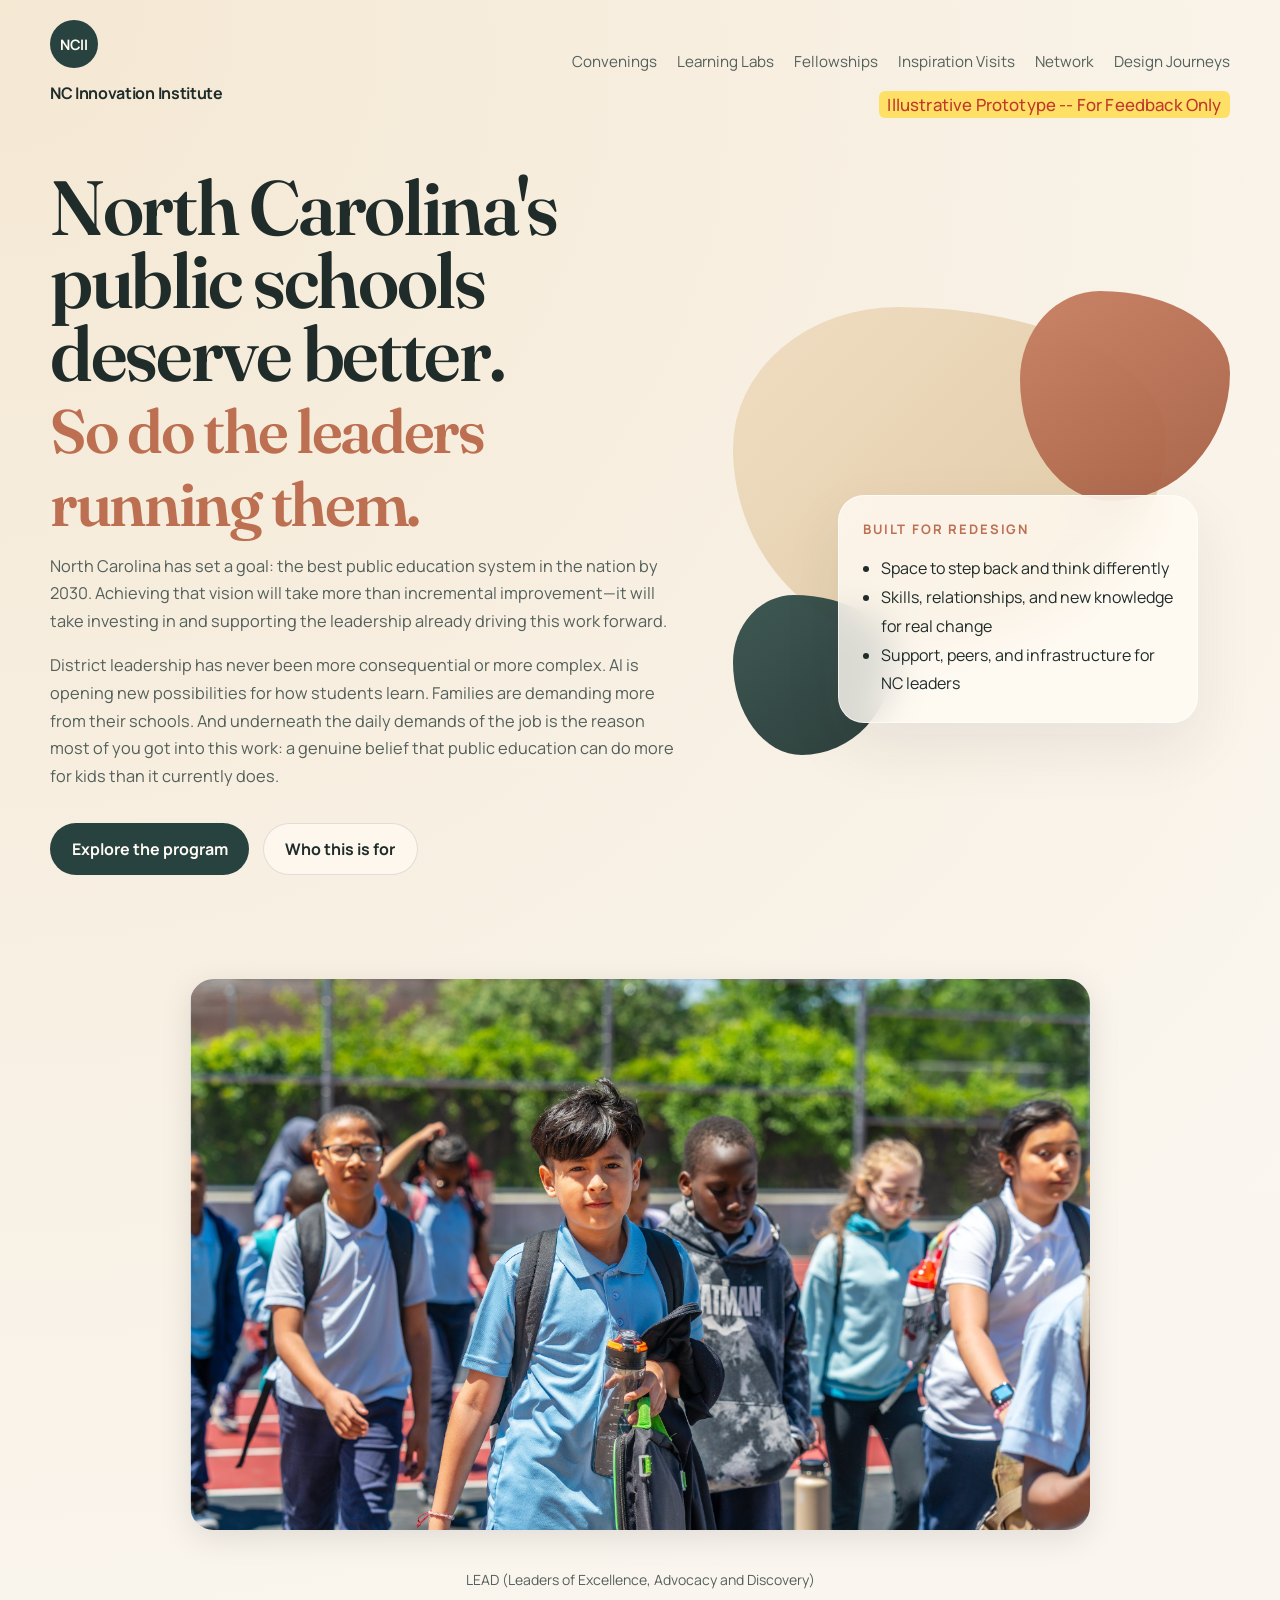
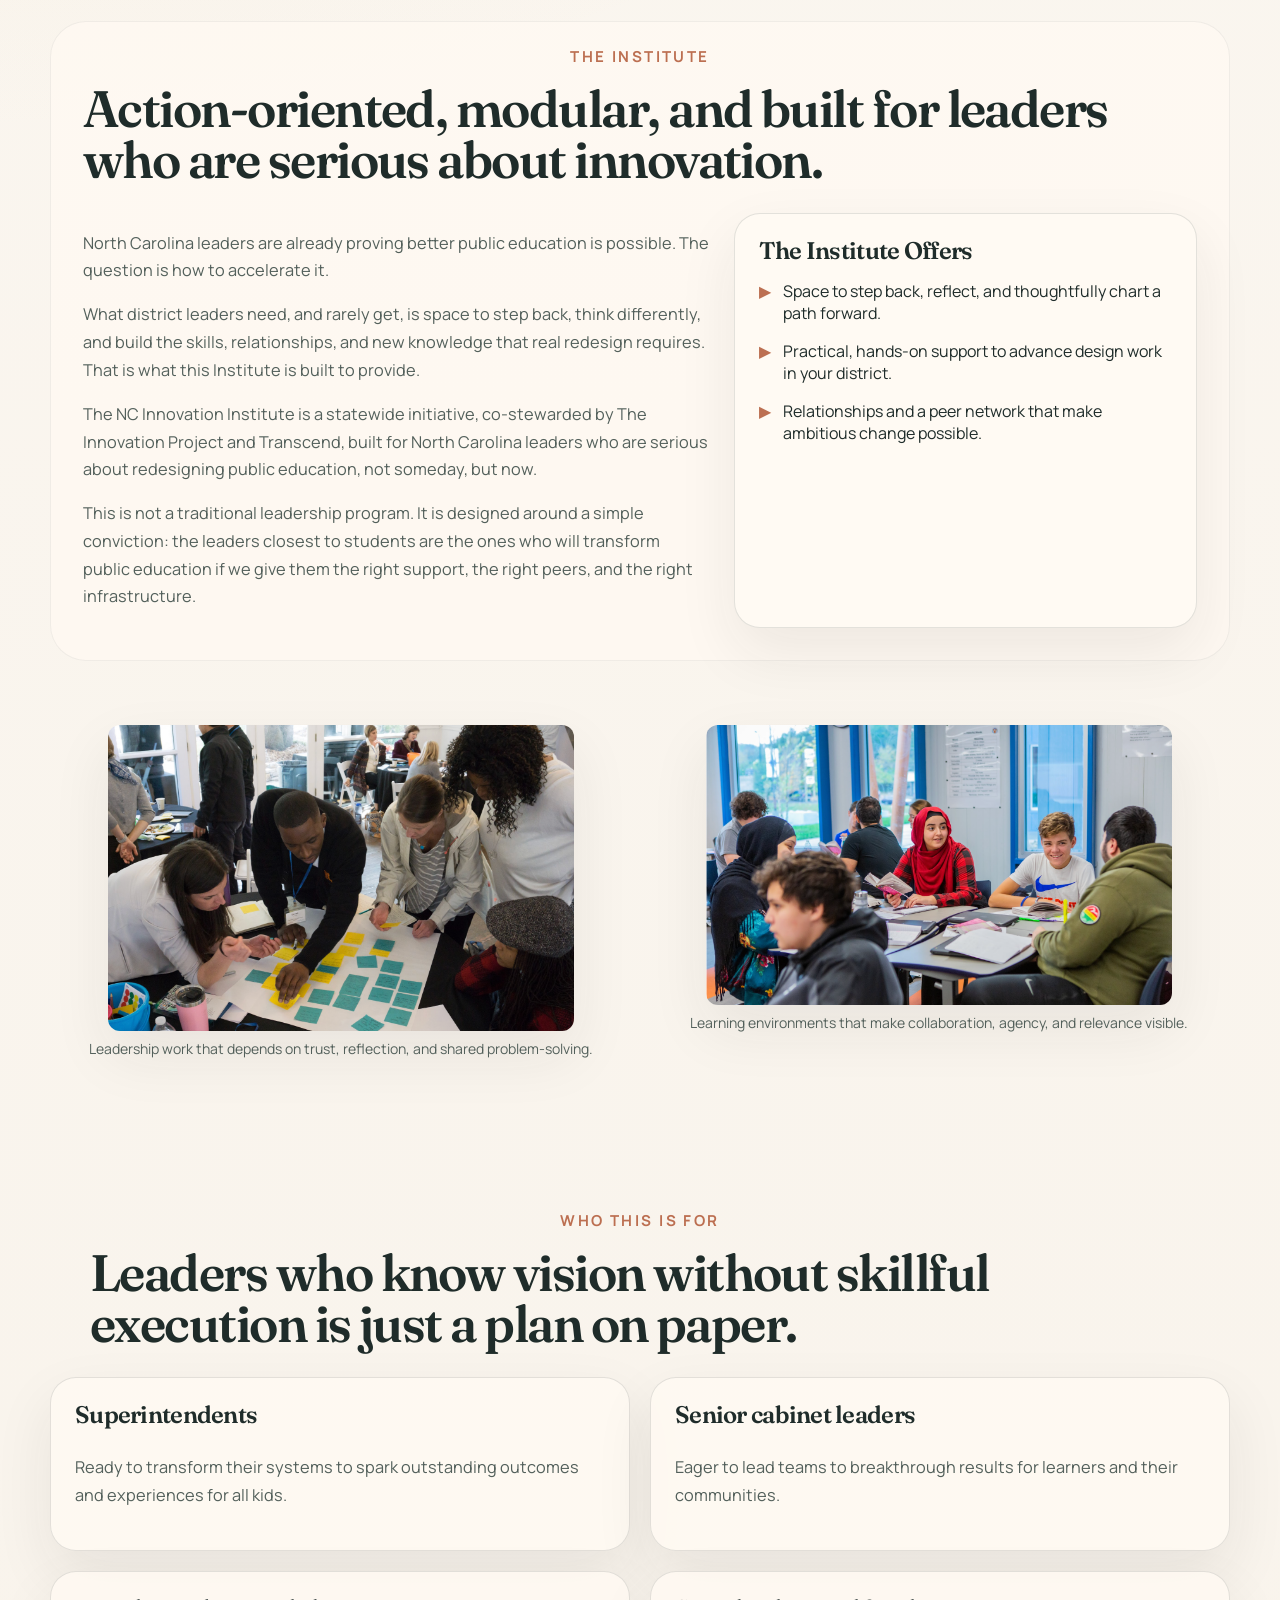
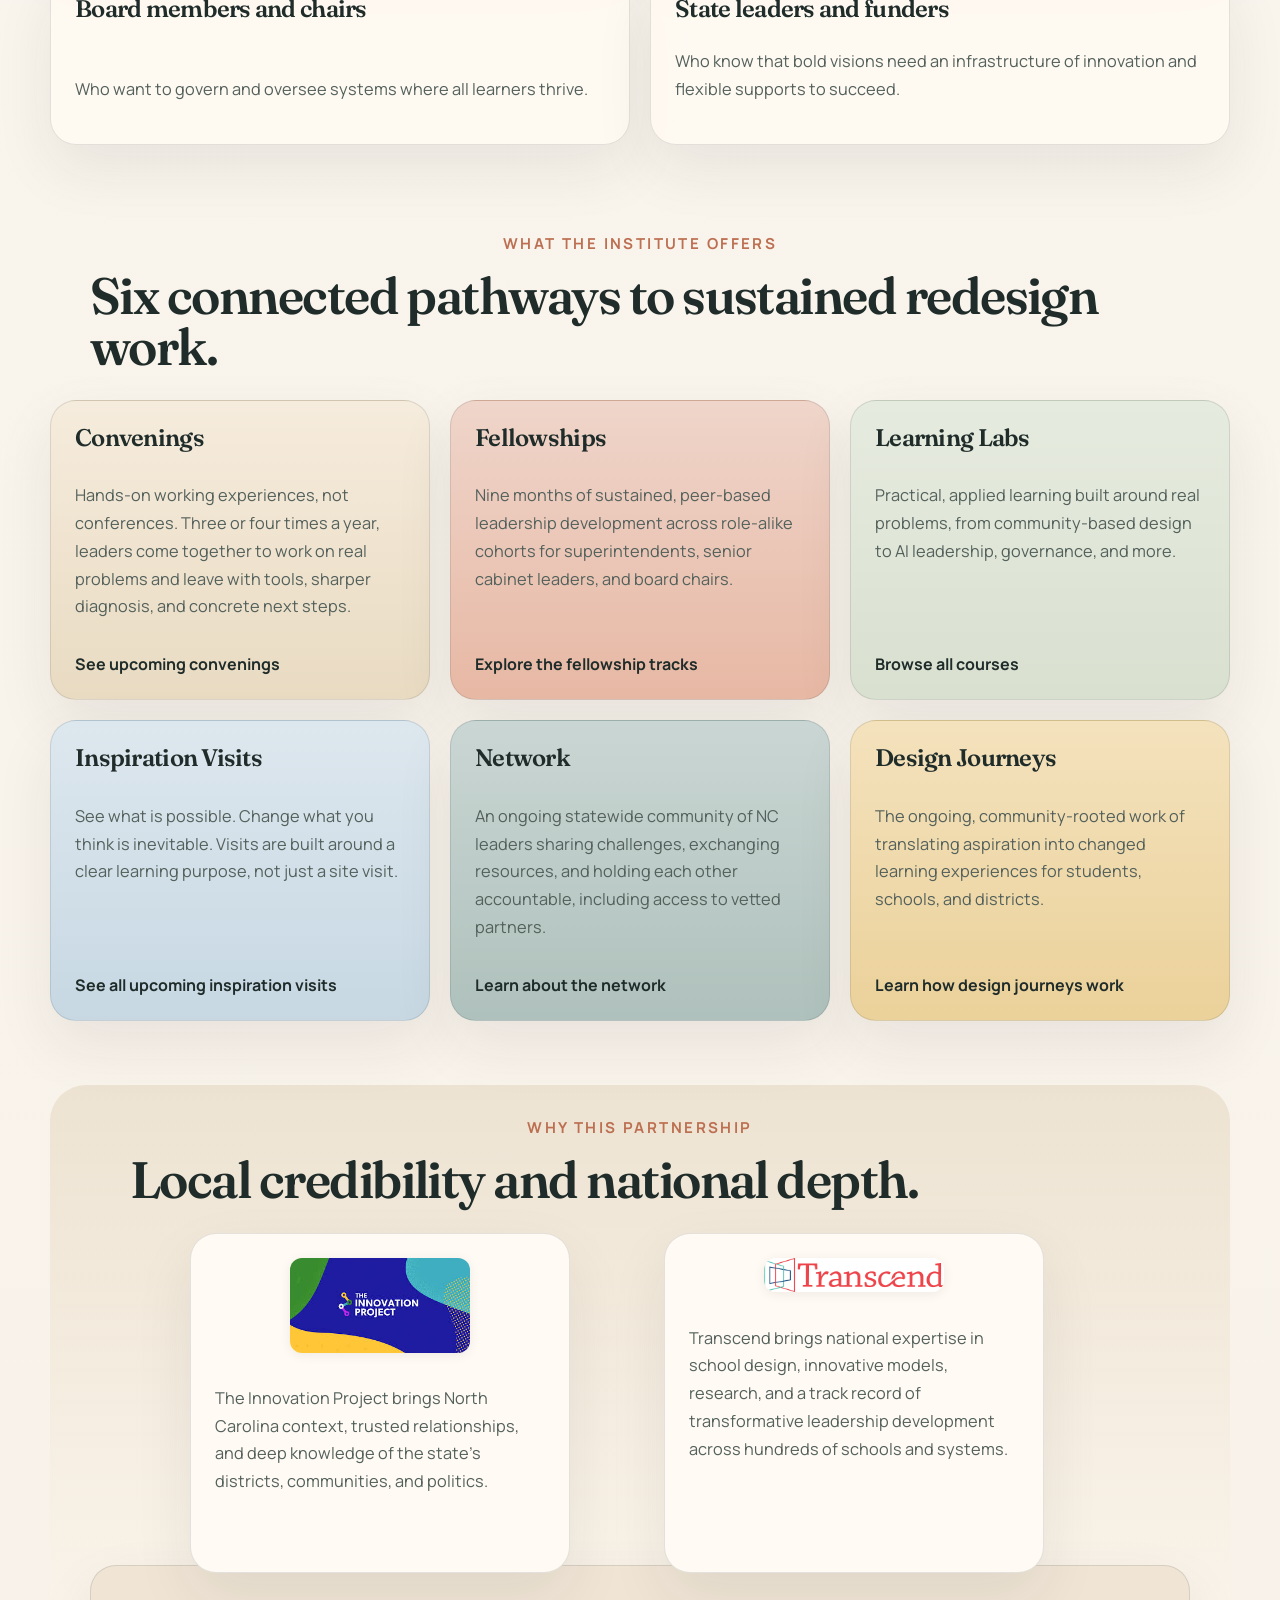
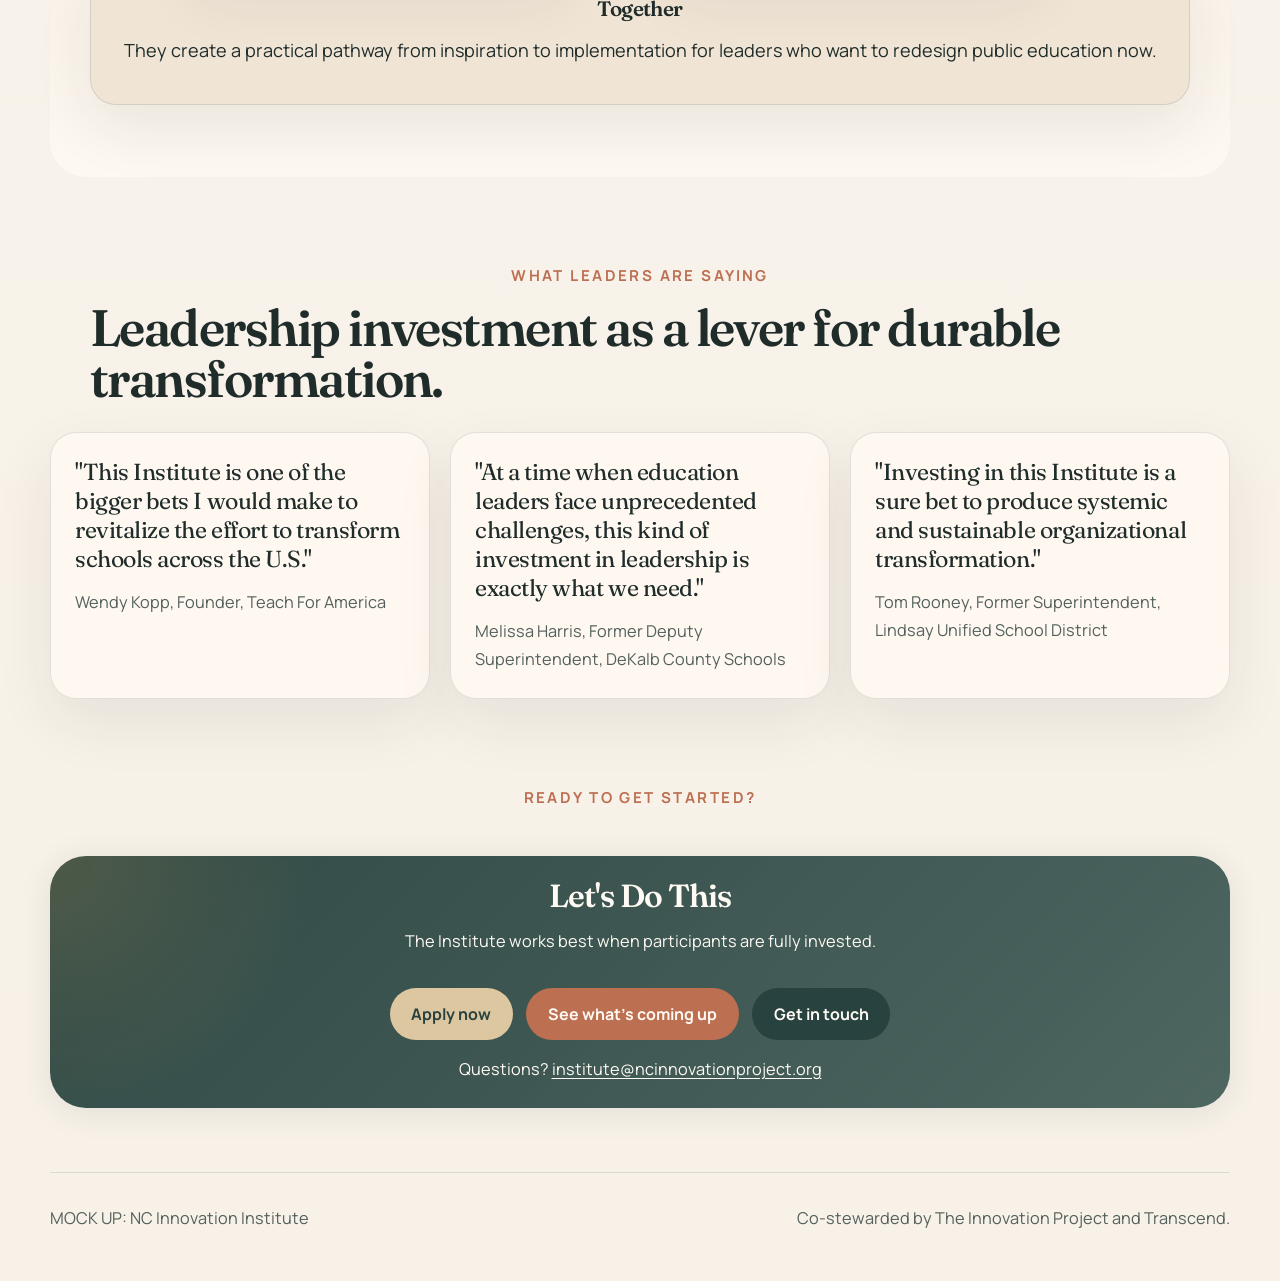
<file: index.html>
<!DOCTYPE html>
<html lang="en">
  <head>
    <meta charset="UTF-8" />
    <meta name="viewport" content="width=device-width, initial-scale=1.0" />
    <title>(example change, remove this) NC Innovation Institute</title>
    <meta
      name="description"
      content="A first-pass website for the NC Innovation Institute with a landing page and program section pages."
    />
    <link rel="preconnect" href="https://fonts.googleapis.com" />
    <link rel="preconnect" href="https://fonts.gstatic.com" crossorigin />
    <link
      href="https://fonts.googleapis.com/css2?family=Fraunces:opsz,wght@9..144,500;9..144,600&family=Manrope:wght@400;500;600;700&display=swap"
      rel="stylesheet"
    />
    <link rel="stylesheet" href="./styles.css" />
  </head>
  <body>
    <div class="page-shell">
      <header class="site-header">
        <a class="brand" href="./index.html" style="display: flex; flex-direction: column; align-items: flex-start;">
          <span class="brand-mark">NCII</span>
          <span class="brand-text">NC Innovation Institute</span>
        </a>
        <button class="nav-toggle" type="button" aria-expanded="false" aria-controls="site-nav">
          Menu
        </button>
        <nav id="site-nav" class="site-nav" style="position: relative;">
          <a href="./pages/convenings.html">Convenings</a>
          <a href="./pages/learning-labs.html">Learning Labs</a>
          <a href="./pages/fellowships.html">Fellowships</a>
          <a href="./pages/inspiration-visits.html">Inspiration Visits</a>
          <a href="./pages/network.html">Network</a>
          <a href="./pages/design-journeys.html">Design Journeys</a>
          <span style="display: block; position: absolute; right: 0; top: 2.5rem; font-size: 1.05rem; color: #c0392b; font-family: 'Manrope', sans-serif; font-weight: 500; letter-spacing: 0.01em; background: #ffe066; border-radius: 6px; padding: 0.1em 0.5em; z-index: 10;">Illustrative Prototype -- For Feedback Only</span>
        </nav>
      </header>

      <main>
        <section class="hero">
          <div class="hero-copy">
            <p></p>
            <h1>North Carolina's public schools deserve better. <br><span class="accent">So do the leaders running them.</span></h1>
            <p class="hero-text">
              North Carolina has set a goal: the best public education system in the nation by
              2030. Achieving that vision will take more than incremental improvement—it will take investing in and supporting the leadership already driving this work forward.
            </p><p></p>
            <p class="hero-text">
              District leadership has never been more consequential or more complex. AI is opening
              new possibilities for how students learn. Families are demanding more from their
              schools. And underneath the daily demands of the job is the reason most of you got
              into this work: a genuine belief that public education can do more for kids than it
              currently does.
            </p>
            <div class="hero-actions">
              <a class="button button-primary" href="#programs">Explore the program</a>
              <a class="button button-secondary" href="#audience">Who this is for</a>
            </div>
          </div>
          <div class="hero-art" aria-hidden="true">
            <div class="shape shape-sand"></div>
            <div class="shape shape-rust"></div>
            <div class="shape shape-ink"></div>
            <div class="hero-card">
              <p class="hero-card-label">Built for redesign</p>
              <ul>
                <li>Space to step back and think differently</li>
                <li>Skills, relationships, and new knowledge for real change</li>
                <li>Support, peers, and infrastructure for NC leaders</li>
              </ul>
            </div>
          </div>
        </section>

        <!-- Large feature image: Kids in playyard -->
        <img src="Images/Kids_Playyard.png" alt="Children playing and learning in an outdoor playyard environment" class="homepage-feature-image" />
        <p class="image-caption">LEAD (Leaders of Excellence, Advocacy and Discovery)</p>

        <section id="overview" class="section section-soft">
          <div class="section-heading">
            <p class="eyebrow">The Institute</p>
            <h2 class="section-header-wide">Action-oriented, modular, and built for leaders<br>who are serious about innovation.</h2>
          </div>
          <div class="two-column">
            <div class="copy-block">
              <p>
                North Carolina leaders are already proving better public education is possible. The
                question is how to accelerate it.
              </p>
              <p>
                What district leaders need, and rarely get, is space to step back, think
                differently, and build the skills, relationships, and new knowledge that real redesign
                requires. That is what this Institute is built to provide.
              </p>
              <p>
                The NC Innovation Institute is a statewide initiative,
                co-stewarded by The Innovation Project and Transcend, built for North Carolina
                leaders who are serious about redesigning public education, not someday, but now.
              </p>
              <p>
                This is not a traditional leadership program. It is designed around a simple
                conviction: the leaders closest to students are the ones who will transform public
                education if we give them the right support, the right peers, and the right
                infrastructure.
              </p>
            </div>
            <aside class="stat-panel">
              <h3>The Institute Offers</h3>
              <ul>
                <li>Space to step back, reflect, and thoughtfully chart a path forward.</li>
                <li>Practical, hands-on support to advance design work in your district.</li>
                <li>Relationships and a peer network that make ambitious change possible.</li>
              </ul>
            </aside>
          </div>
        </section>

        <section class="section">
          <div class="image-row">
            <div class="full-width-photo">
              <img src="Images/Adults.png" alt="Adult leaders in discussion" class="full-width-image" />
              <p class="image-caption">Leadership work that depends on trust, reflection, and shared problem-solving.</p>
            </div>
            <div class="full-width-photo">
              <img src="Images/Valor.png" alt="Learning environments" class="full-width-image" />
              <p class="image-caption">Learning environments that make collaboration, agency, and relevance visible.</p>
            </div>
          </div>
        </section>

        <section id="audience" class="section">
          <div class="section-heading">
            <p class="eyebrow">Who this is for</p>
          </div>
          <h2 class="section-header-wide">Leaders who know vision without skillful execution is just a plan on paper.</h2>
          <div class="audience-grid">
            <article class="audience-card">
              <h3>Superintendents</h3>
              <p>Ready to transform their systems to spark outstanding outcomes and experiences for all kids.</p>
            </article>
            <article class="audience-card">
              <h3>Senior cabinet leaders</h3>
              <p>Eager to lead teams to breakthrough results for learners and their communities.</p>
            </article>
            <article class="audience-card">
              <h3>Board members and chairs</h3>
              <p>Who want to govern and oversee systems where all learners thrive.</p>
            </article>
            <article class="audience-card">
              <h3>State leaders and funders</h3>
                <p>Who know that bold visions need an infrastructure of innovation and flexible supports to succeed.</p>
            </article>
          </div>
        </section>

        <section id="programs" class="section">
          <div class="section-heading">
            <p class="eyebrow">What the Institute offers</p>
          </div>
          <h2 class="section-header-wide">Six connected pathways to sustained redesign work.</h2>
          <div class="card-grid">
            <a class="program-card accent-sand" href="./pages/convenings.html">
              <h3>Convenings</h3>
              <p>
                Hands-on working experiences, not conferences. Three or four times a year, leaders
                come together to work on real problems and leave with tools, sharper diagnosis, and
                concrete next steps.
              </p>
              <span>See upcoming convenings</span>
            </a>
            <a class="program-card accent-rust" href="./pages/fellowships.html">
              <h3>Fellowships</h3>
              <p>
                Nine months of sustained, peer-based leadership development across role-alike
                cohorts for superintendents, senior cabinet leaders, and board chairs.
              </p>
              <span>Explore the fellowship tracks</span>
            </a>
            <a class="program-card accent-sage" href="./pages/learning-labs.html">
              <h3>Learning Labs</h3>
              <p>
                Practical, applied learning built around real problems, from community-based design
                to AI leadership, governance, and more.
              </p>
              <span>Browse all courses</span>
            </a>
            <a class="program-card accent-blue" href="./pages/inspiration-visits.html">
              <h3>Inspiration Visits</h3>
              <p>
                See what is possible. Change what you think is inevitable. Visits are built around
                a clear learning purpose, not just a site visit.
              </p>
              <span>See all upcoming inspiration visits</span>
            </a>
            <a class="program-card accent-ink" href="./pages/network.html">
              <h3>Network</h3>
              <p>
                An ongoing statewide community of NC leaders sharing challenges, exchanging
                resources, and holding each other accountable, including access to vetted partners.
              </p>
              <span>Learn about the network</span>
            </a>
            <a class="program-card accent-gold" href="./pages/design-journeys.html">
              <h3>Design Journeys</h3>
              <p>
                The ongoing, community-rooted work of translating aspiration into changed learning
                experiences for students, schools, and districts.
              </p>
              <span>Learn how design journeys work</span>
            </a>
          </div>
        </section>

        <section class="section section-band">
          <div class="section-heading">
            <p class="eyebrow">Why this partnership</p>
          </div>
          <h2 class="section-header-wide">Local credibility and national depth.</h2>
          <div class="feature-grid feature-grid-2up">
            <article>
              <img src="Images/TIP.jpeg" alt="The Innovation Project logo" class="feature-logo" />
              <p>
                The Innovation Project brings North Carolina context, trusted relationships, and deep knowledge of the state's districts, communities, and politics.
              </p>
            </article>
            <article>
              <img src="Images/Transcend.png" alt="Transcend logo" class="feature-logo" />
              <p>
                Transcend brings national expertise in school design, innovative models, research, and a track record of transformative leadership development across hundreds of schools and systems.
              </p>
            </article>
          </div>
          <div class="feature-together">
            <h3>Together</h3>
            <p>
              They create a practical pathway from inspiration to implementation for leaders who
              want to redesign public education now.
            </p>
          </div>
        </section>

        <section class="section">
          <div class="section-heading">
            <p class="eyebrow">What leaders are saying</p>
          </div>
          <h2 class="section-header-wide">Leadership investment as a lever for durable transformation.</h2>
          <div class="quote-grid">
            <article class="quote-card">
              <p class="quote">
                "This Institute is one of the bigger bets I would make to revitalize the effort to
                transform schools across the U.S."
              </p>
              <p class="quote-attribution">Wendy Kopp, Founder, Teach For America</p>
            </article>
            <article class="quote-card">
              <p class="quote">
                "At a time when education leaders face unprecedented challenges, this kind of
                investment in leadership is exactly what we need."
              </p>
              <p class="quote-attribution">
                Melissa Harris, Former Deputy Superintendent, DeKalb County Schools
              </p>
            </article>
            <article class="quote-card">
              <p class="quote">
                "Investing in this Institute is a sure bet to produce systemic and sustainable
                organizational transformation."
              </p>
              <p class="quote-attribution">
                Tom Rooney, Former Superintendent, Lindsay Unified School District
              </p>
            </article>
          </div>
        </section>

        <section class="section cta-section">
          <p class="eyebrow" style="text-align:center;">Ready to get started?</p>
          <div class="cta-panel">
            <h2 class="cta-header">Let's Do This</h2>
            <p class="cta-copy">
              The Institute works best when participants are fully invested.
            </p>
            <div class="hero-actions cta-actions-row">
              <a class="button button-sand" href="mailto:institute@ncinnovationproject.org?subject=NC%20Education%20Innovation%20Leadership%20Institute%20Inquiry">Apply now</a>
              <a class="button button-rust" href="./pages/convenings.html">See what's coming up</a>
              <a class="button button-ink" href="mailto:institute@ncinnovationproject.org">Get in touch</a>
            </div>
            <p class="contact-line">
              Questions?
              <a href="mailto:institute@ncinnovationproject.org">institute@ncinnovationproject.org</a>
            </p>
          </div>
        </section>
      </main>

      <footer class="site-footer">
        <p>MOCK UP: NC Innovation Institute</p>
        <p>Co-stewarded by The Innovation Project and Transcend.</p>
      </footer>
    </div>
    <script src="./script.js"></script>
  </body>
</html>
</file>
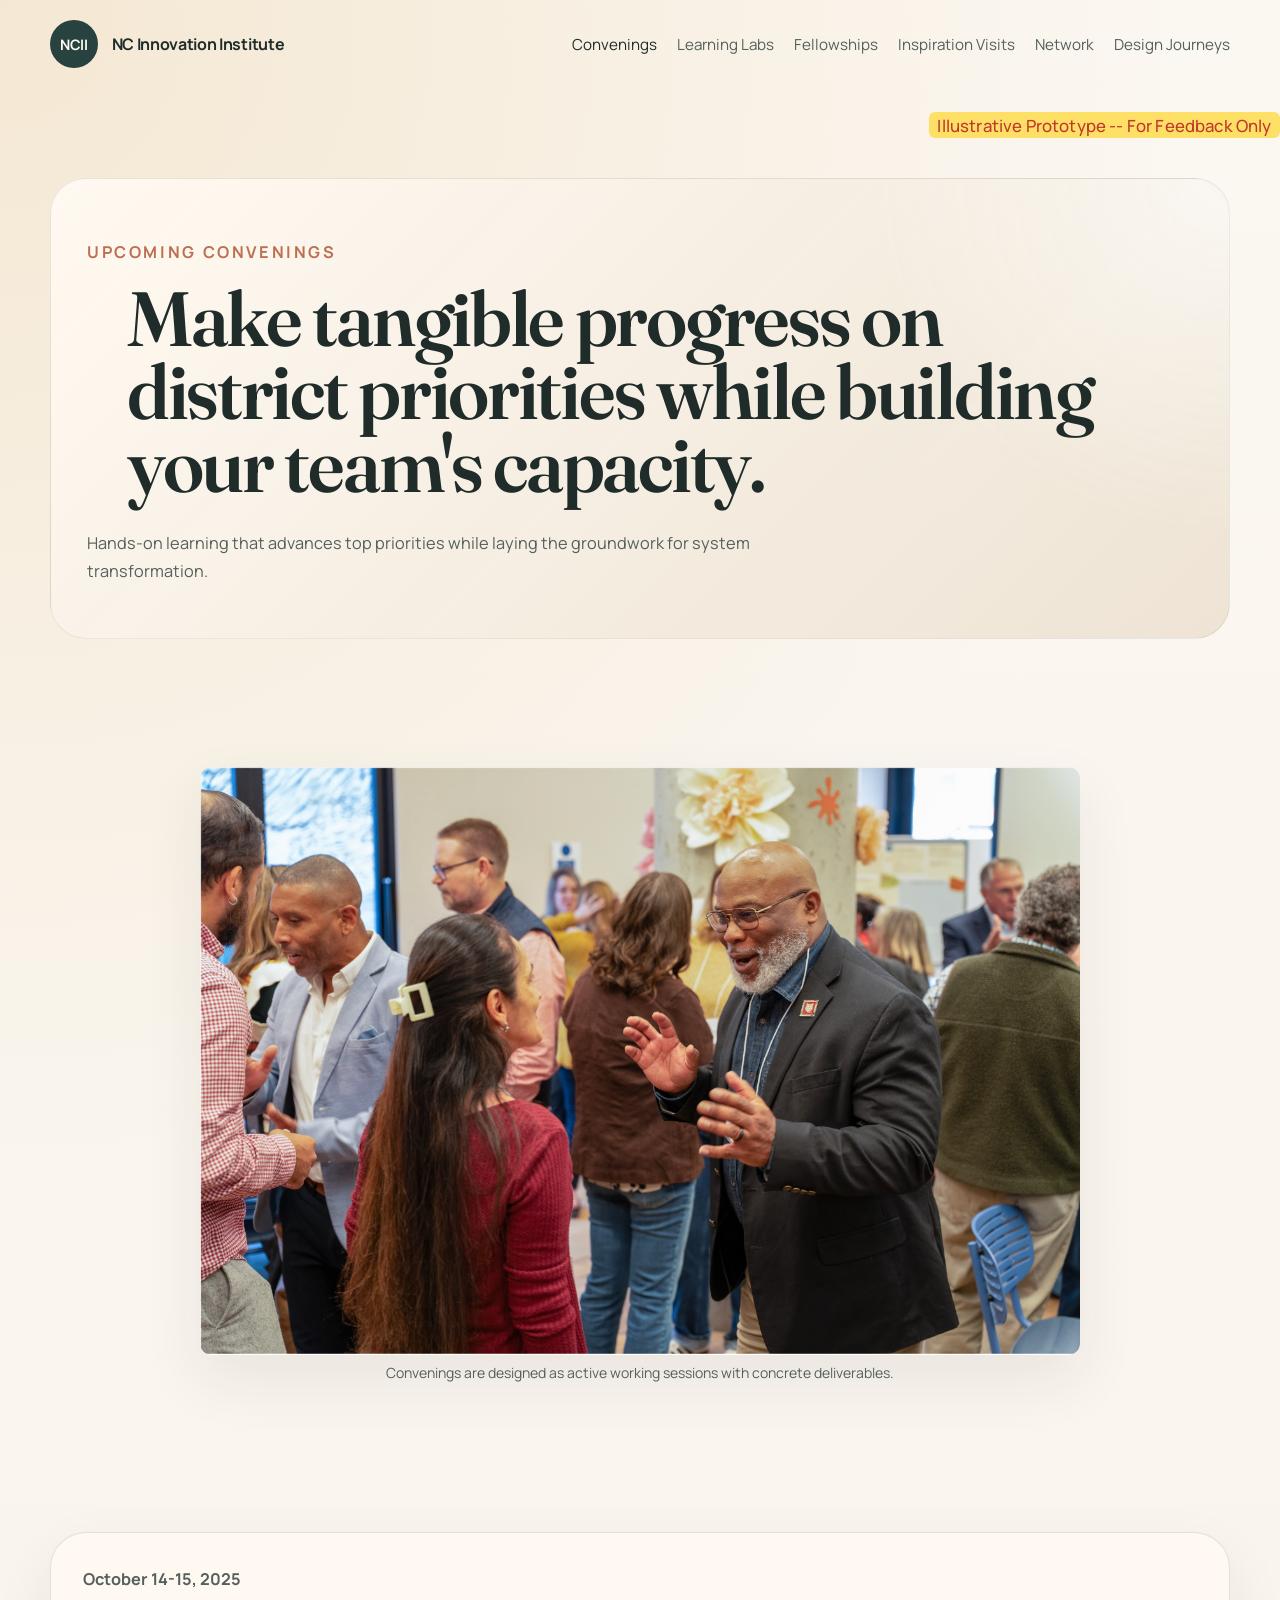
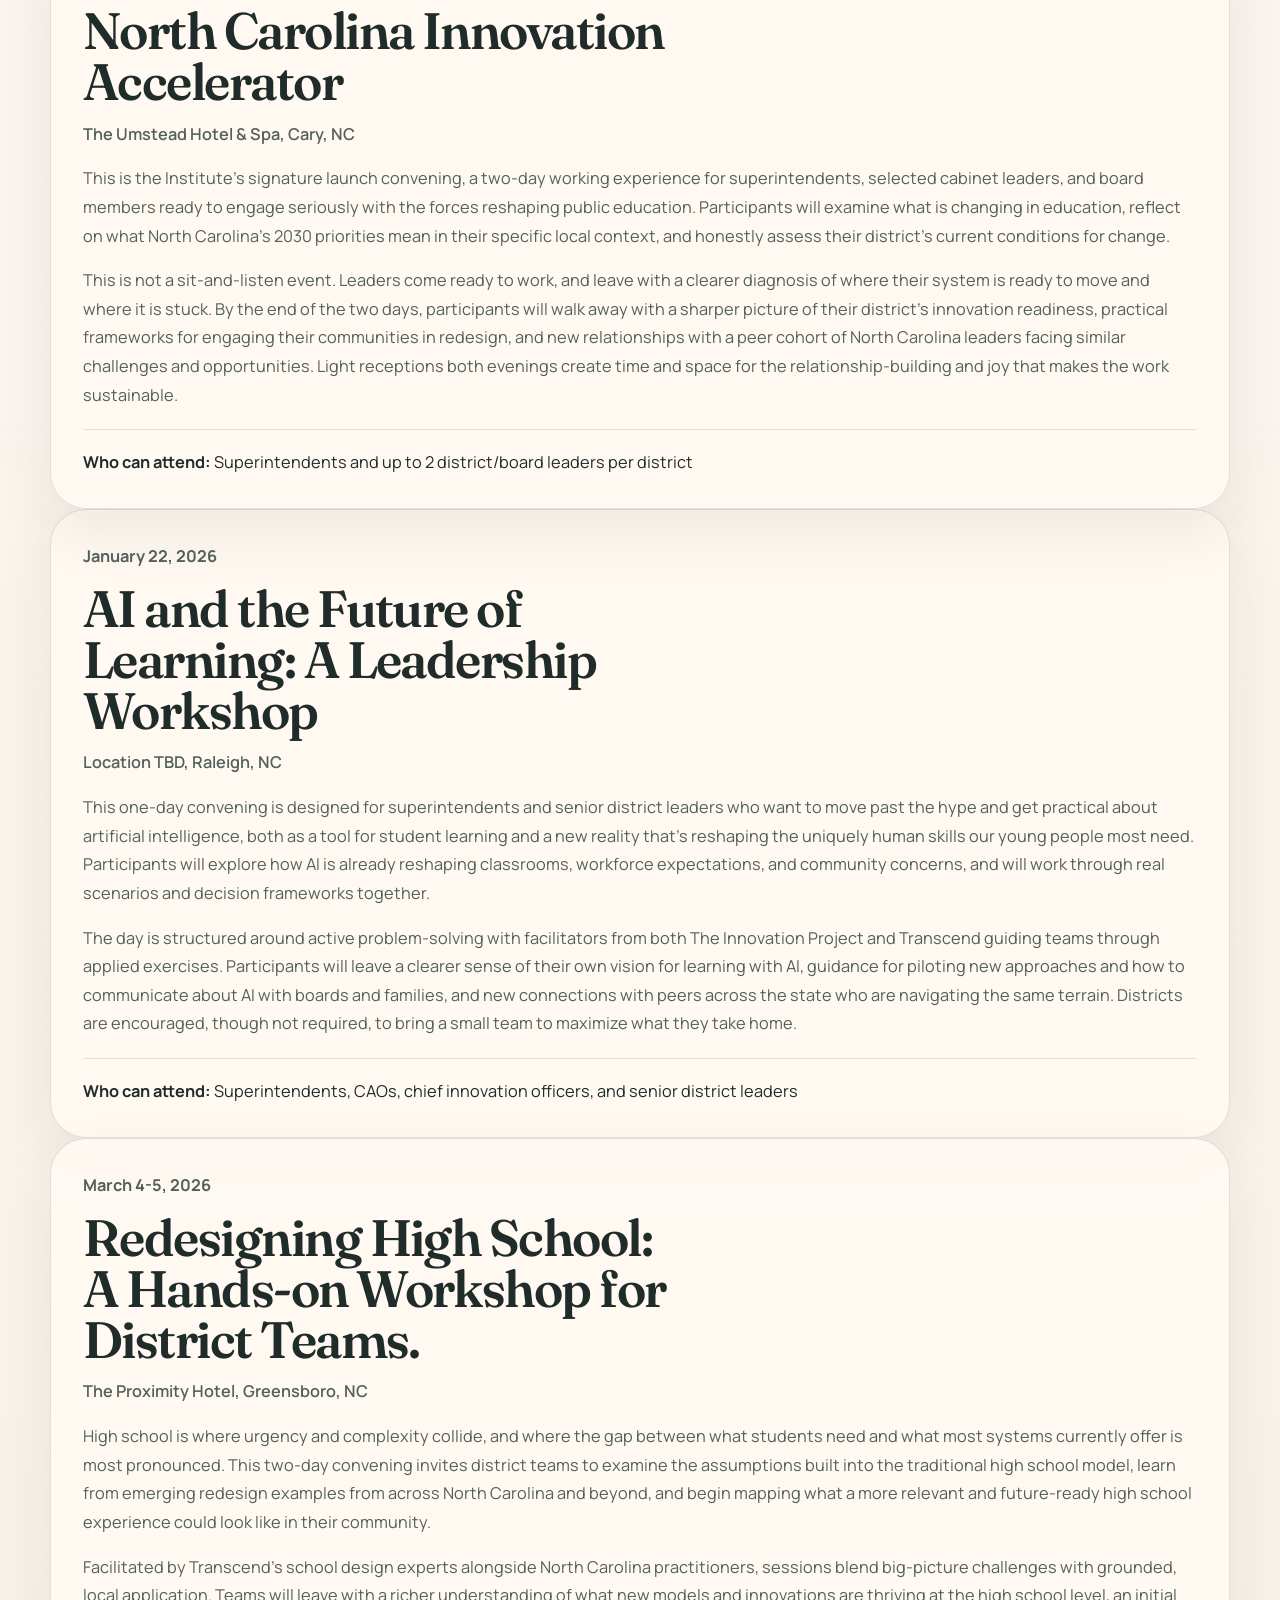
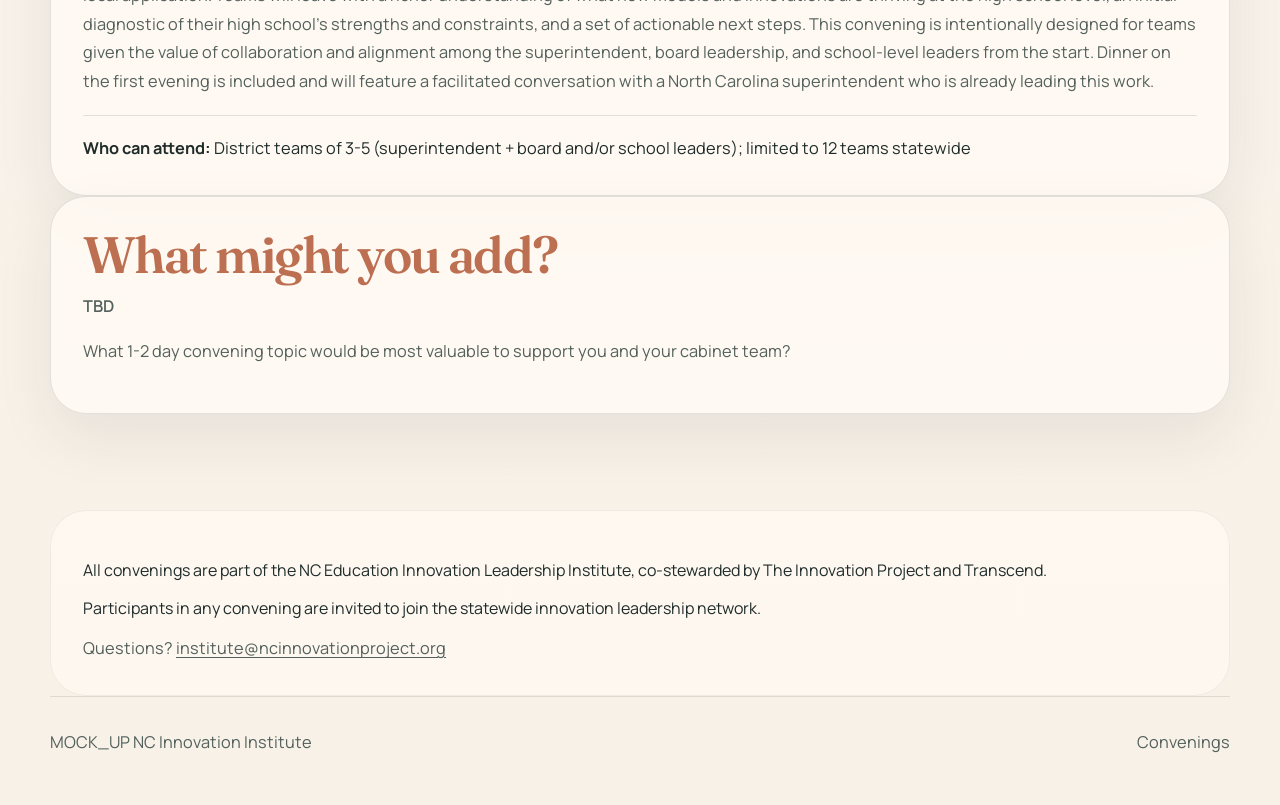
<file: pages/convenings.html>
<!DOCTYPE html>
<html lang="en">
  <head>
    <meta charset="UTF-8" />
    <meta name="viewport" content="width=device-width, initial-scale=1.0" />
    <title>Convenings | NC Innovation Institute</title>
    <link rel="preconnect" href="https://fonts.googleapis.com" />
    <link rel="preconnect" href="https://fonts.gstatic.com" crossorigin />
    <link
      href="https://fonts.googleapis.com/css2?family=Fraunces:opsz,wght@9..144,500;9..144,600&family=Manrope:wght@400;500;600;700&display=swap"
      rel="stylesheet"
    />
    <link rel="stylesheet" href="../styles.css" />
  </head>
  <body>
    <div class="page-shell">
      <header class="site-header">
        <a class="brand" href="../index.html">
          <span class="brand-mark">NCII</span>
          <span class="brand-text">NC Innovation Institute</span>
        </a>
        <button class="nav-toggle" type="button" aria-expanded="false" aria-controls="site-nav">
          Menu
        </button>
        <nav id="site-nav" class="site-nav" style="position: relative;">
          <a href="./convenings.html">Convenings</a>
          <a href="./learning-labs.html">Learning Labs</a>
          <a href="./fellowships.html">Fellowships</a>
          <a href="./inspiration-visits.html">Inspiration Visits</a>
          <a href="./network.html">Network</a>
          <a href="./design-journeys.html">Design Journeys</a>
        </nav>
      </header>
      <div style="width: 100%; display: flex; justify-content: flex-end; position: relative; z-index: 10; margin-top: 1.5rem; margin-bottom: 0.5rem;">
        <span style="display: inline-block; font-size: 1.05rem; color: #c0392b; font-family: 'Manrope', sans-serif; font-weight: 500; letter-spacing: 0.01em; background: #ffe066; border-radius: 6px; padding: 0.1em 0.5em;">Illustrative Prototype -- For Feedback Only</span>
      </div>
      </header>

      <main>
        <section class="page-hero section">
          <div class="page-hero-panel accent-sand">
            <div class="page-intro">
              <p class="eyebrow" style="color: var(--rust);">Upcoming Convenings</p>
            </div>
            <h1 class="section-header-wide" style="text-align:left;">Make tangible progress on district priorities while building your team's capacity.</h1>
            <div class="page-intro">
              <p style="max-width: 100%; width: 100vw; white-space: normal;">
              Hands-on learning that advances top priorities while laying the groundwork for system transformation.
        </section>
        <section class="section">
          <div class="image-row">
            <figure class="full-width-photo">
              <img
                src="../Images/Adults1%20.png"
                alt="Education leaders gathered in a working session"
                class="full-width-image"
                loading="lazy"
              />
              <p class="image-caption" style="margin-bottom: 0.25rem;">Convenings are designed as active working sessions with concrete deliverables.</p>
            </figure>
          </div>
        </section>

        <section class="section">
          <div style="width:100vw; max-width:100vw; margin-left:calc(-50vw + 50%); margin-right:calc(-50vw + 50%); margin-top: 0.1rem;">
            
          </div>
          <div class="events-grid">
            <article class="event-card">
              <p class="event-kicker">October 14-15, 2025</p>
              <h2>North Carolina Innovation Accelerator</h2>
              <p class="event-location">The Umstead Hotel &amp; Spa, Cary, NC</p>
              <p>
                This is the Institute's signature launch convening, a two-day working experience
                for superintendents, selected cabinet leaders, and board members ready to engage
                seriously with the forces reshaping public education. Participants will examine what
                is changing in education, reflect on what North Carolina's 2030 priorities mean in
                their specific local context, and honestly assess their district's current
                conditions for change.
              </p>
              <p>
                This is not a sit-and-listen event. Leaders come ready to work, and leave with a
                clearer diagnosis of where their system is ready to move and where it is stuck. By
                the end of the two days, participants will walk away with a sharper picture of
                their district's innovation readiness, practical frameworks for engaging their
                communities in redesign, and new relationships with a peer cohort of North Carolina leaders facing similar challenges and opportunities. 
                Light receptions both evenings create time and space for the
                relationship-building and joy that makes the work sustainable.
              </p>
              <div class="event-meta">
                <p><strong>Who can attend:</strong> Superintendents and up to 2 district/board leaders per district</p>
              </div>
            </article>
        </div>

            <article class="event-card">
              <p class="event-kicker">January 22, 2026</p>
              <h2>AI and the Future of Learning: A Leadership Workshop</h2>
              <p class="event-location">Location TBD, Raleigh, NC</p>
              <p>
                This one-day convening is designed for superintendents and senior district
                leaders who want to move past the hype and get practical about artificial
                intelligence, both as a tool for student learning and a new reality that's reshaping the uniquely human skills our young people most need.
                Participants will explore how AI is already reshaping classrooms, workforce
                expectations, and community concerns, and will work through real scenarios and
                decision frameworks together.
              </p>
              <p>
                The day is structured around active problem-solving with facilitators from both The
                Innovation Project and Transcend guiding teams through applied exercises.
                Participants will leave a clearer sense of their own vision for learning with AI,
                guidance for piloting new approaches and how to communicate about AI with boards and
                families, and new connections with peers across the state who are navigating the
                same terrain. Districts are encouraged, though not required, to bring a small team
                to maximize what they take home.
              </p>
              <div class="event-meta">
                <p><strong>Who can attend:</strong> Superintendents, CAOs, chief innovation officers, and senior district leaders</p>
              </div>
            </article>

            <article class="event-card">
              <p class="event-kicker">March 4-5, 2026</p>
              <h2>Redesigning High School: A Hands-on Workshop for District Teams.</h2>
              <p class="event-location">The Proximity Hotel, Greensboro, NC</p>
              <p>
                High school is where urgency and complexity collide, and where the gap between what
                students need and what most systems currently offer is most pronounced. This two-day
                convening invites district teams to examine the assumptions built into the
                traditional high school model, learn from emerging redesign examples from across
                North Carolina and beyond, and begin mapping what a more relevant and future-ready
                high school experience could look like in their community.
              </p>
              <p>
                Facilitated by Transcend's school design experts alongside North Carolina
                practitioners, sessions blend big-picture challenges with grounded, local
                application. Teams will leave with a richer understanding of what new models and innovations are thriving at the high school level, an initial
                diagnostic of their high school's strengths and constraints, and a set of actionable next
                steps. This convening is intentionally designed for teams
                given the value of collaboration and alignment among the superintendent,
                board leadership, and school-level leaders from the start. Dinner on the first
                evening is included and will feature a facilitated conversation with a North
                Carolina superintendent who is already leading this work.
              </p>
              <div class="event-meta">
                <p><strong>Who can attend:</strong> District teams of 3-5 (superintendent + board and/or school leaders); limited to 12 teams statewide</p>
              </div>
            </article>
              <article class="event-card" style="color: var(--rust);">
                <h2>What might you add?</h2>
                <p class="event-location">TBD</p>
                <p>
                  What 1-2 day convening topic would be most valuable to support you and your cabinet team?
                </p>
              </article>
          </div>

          <div class="section section-soft closing-panel">
            <p>
              All convenings are part of the NC Education Innovation Leadership Institute,
              co-stewarded by The Innovation Project and Transcend.
            </p>
            <p>
              Participants in any convening are invited to join the statewide innovation leadership
              network.
            </p>
            <p class="contact-line">
              Questions?
              <a href="mailto:institute@ncinnovationproject.org">institute@ncinnovationproject.org</a>
            </p>
          </div>
        </section>
      </main>

      <footer class="site-footer">
        <p>MOCK_UP NC Innovation Institute</p>
        <p>Convenings</p>
      </footer>

      </footer>

          </div>
    <script src="../script.js"></script>
  </body>
</html>
</file>
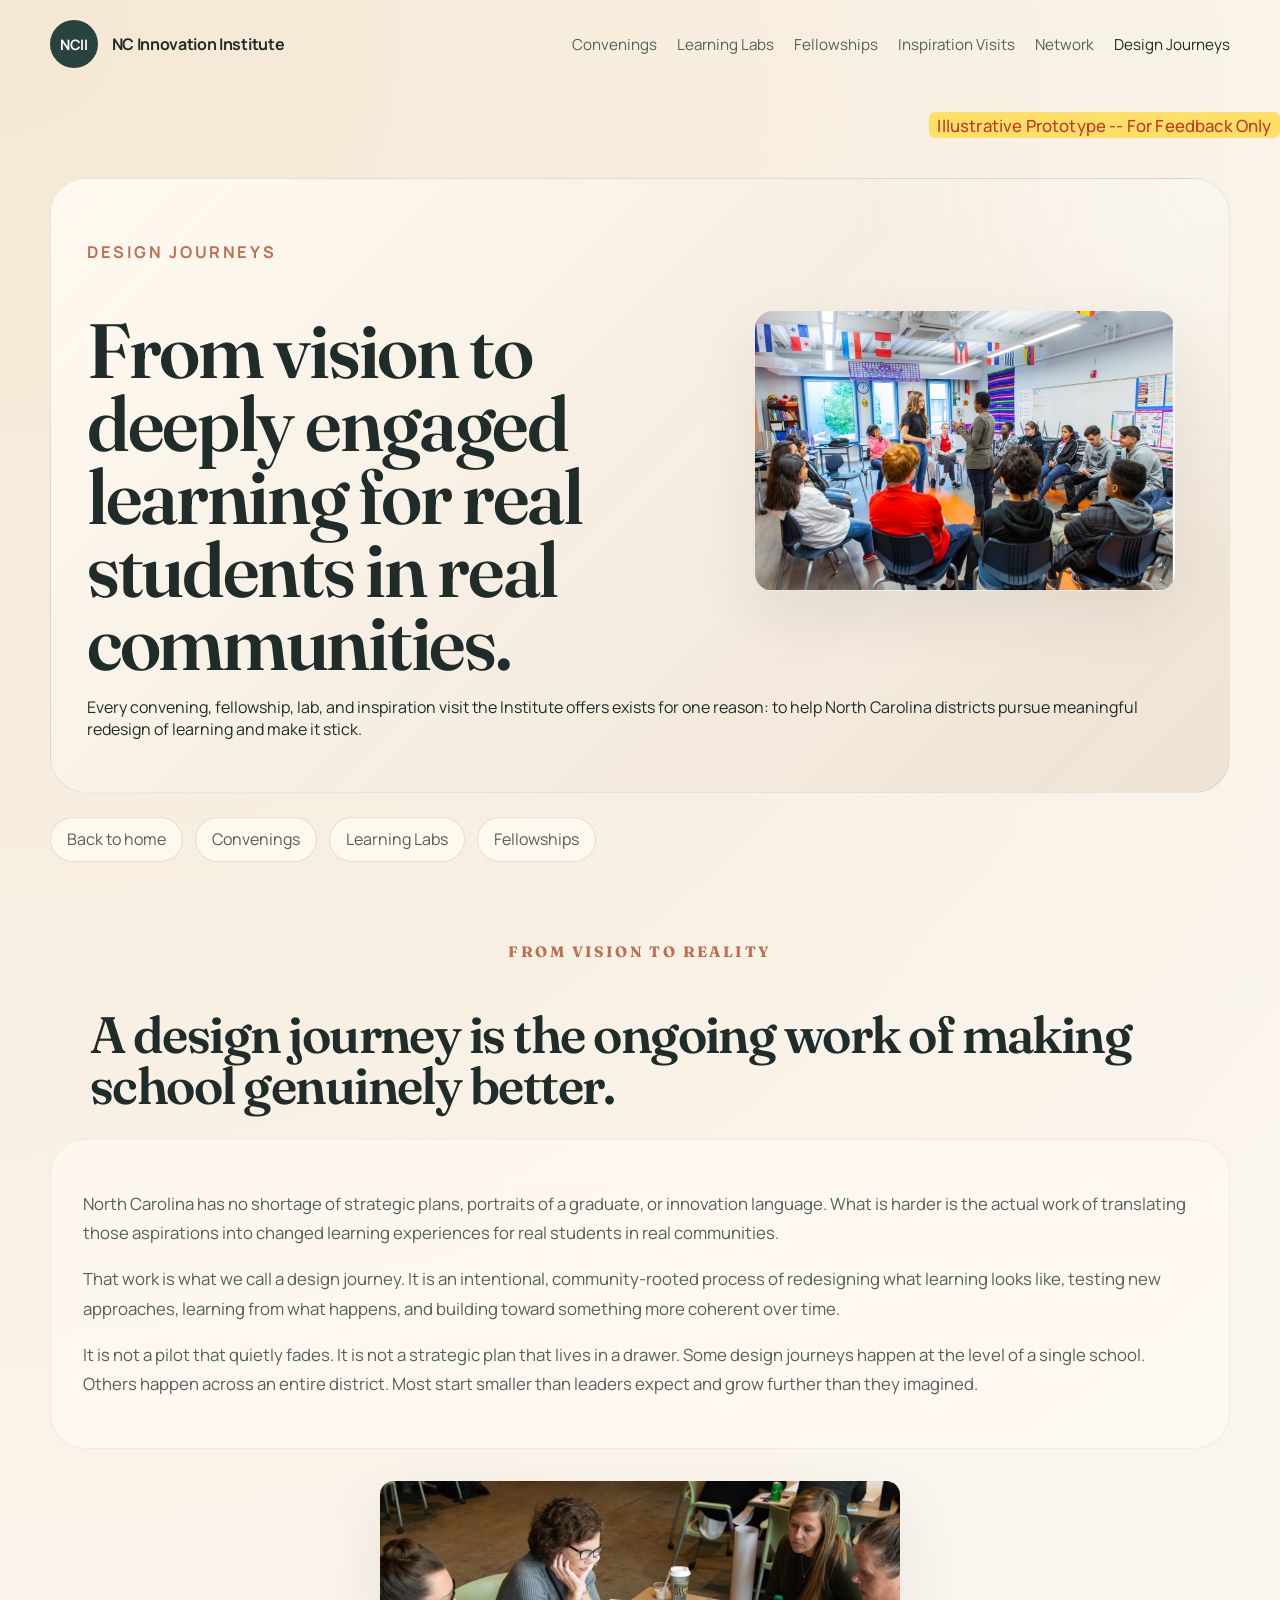
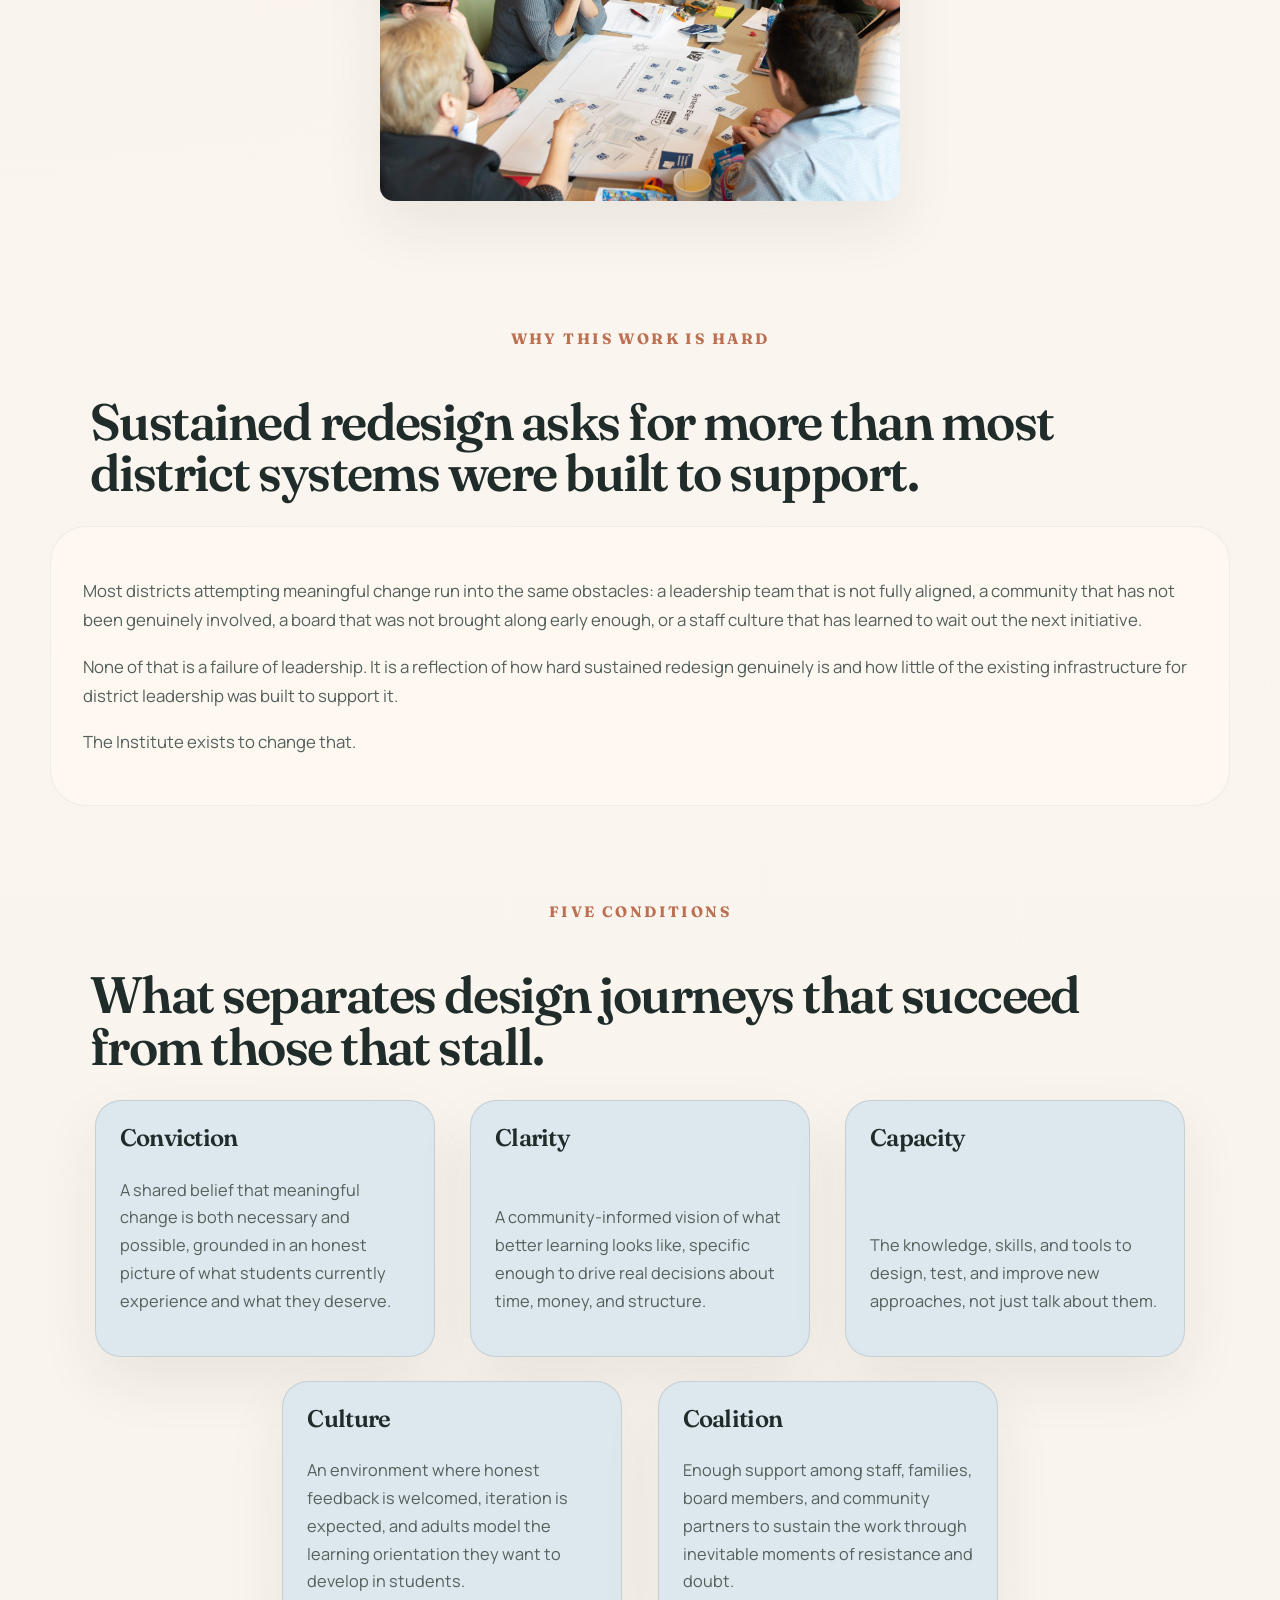
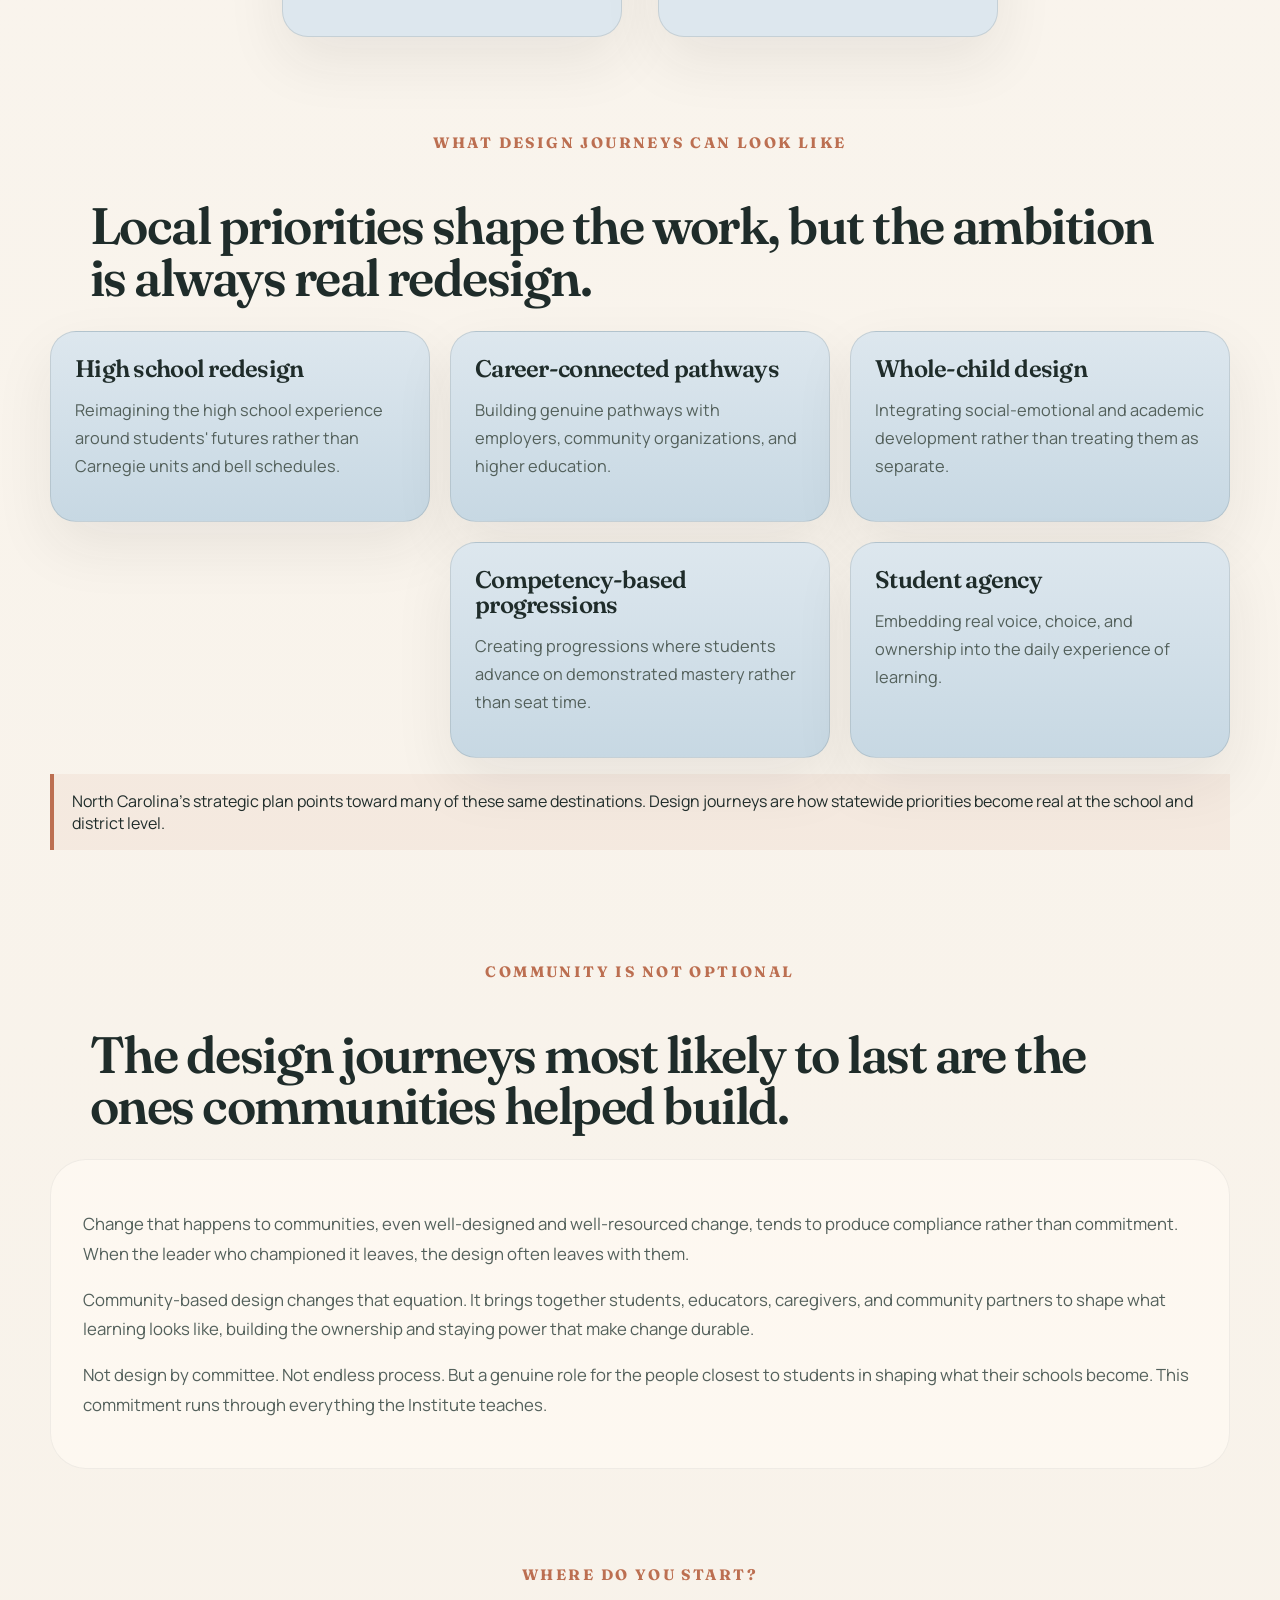
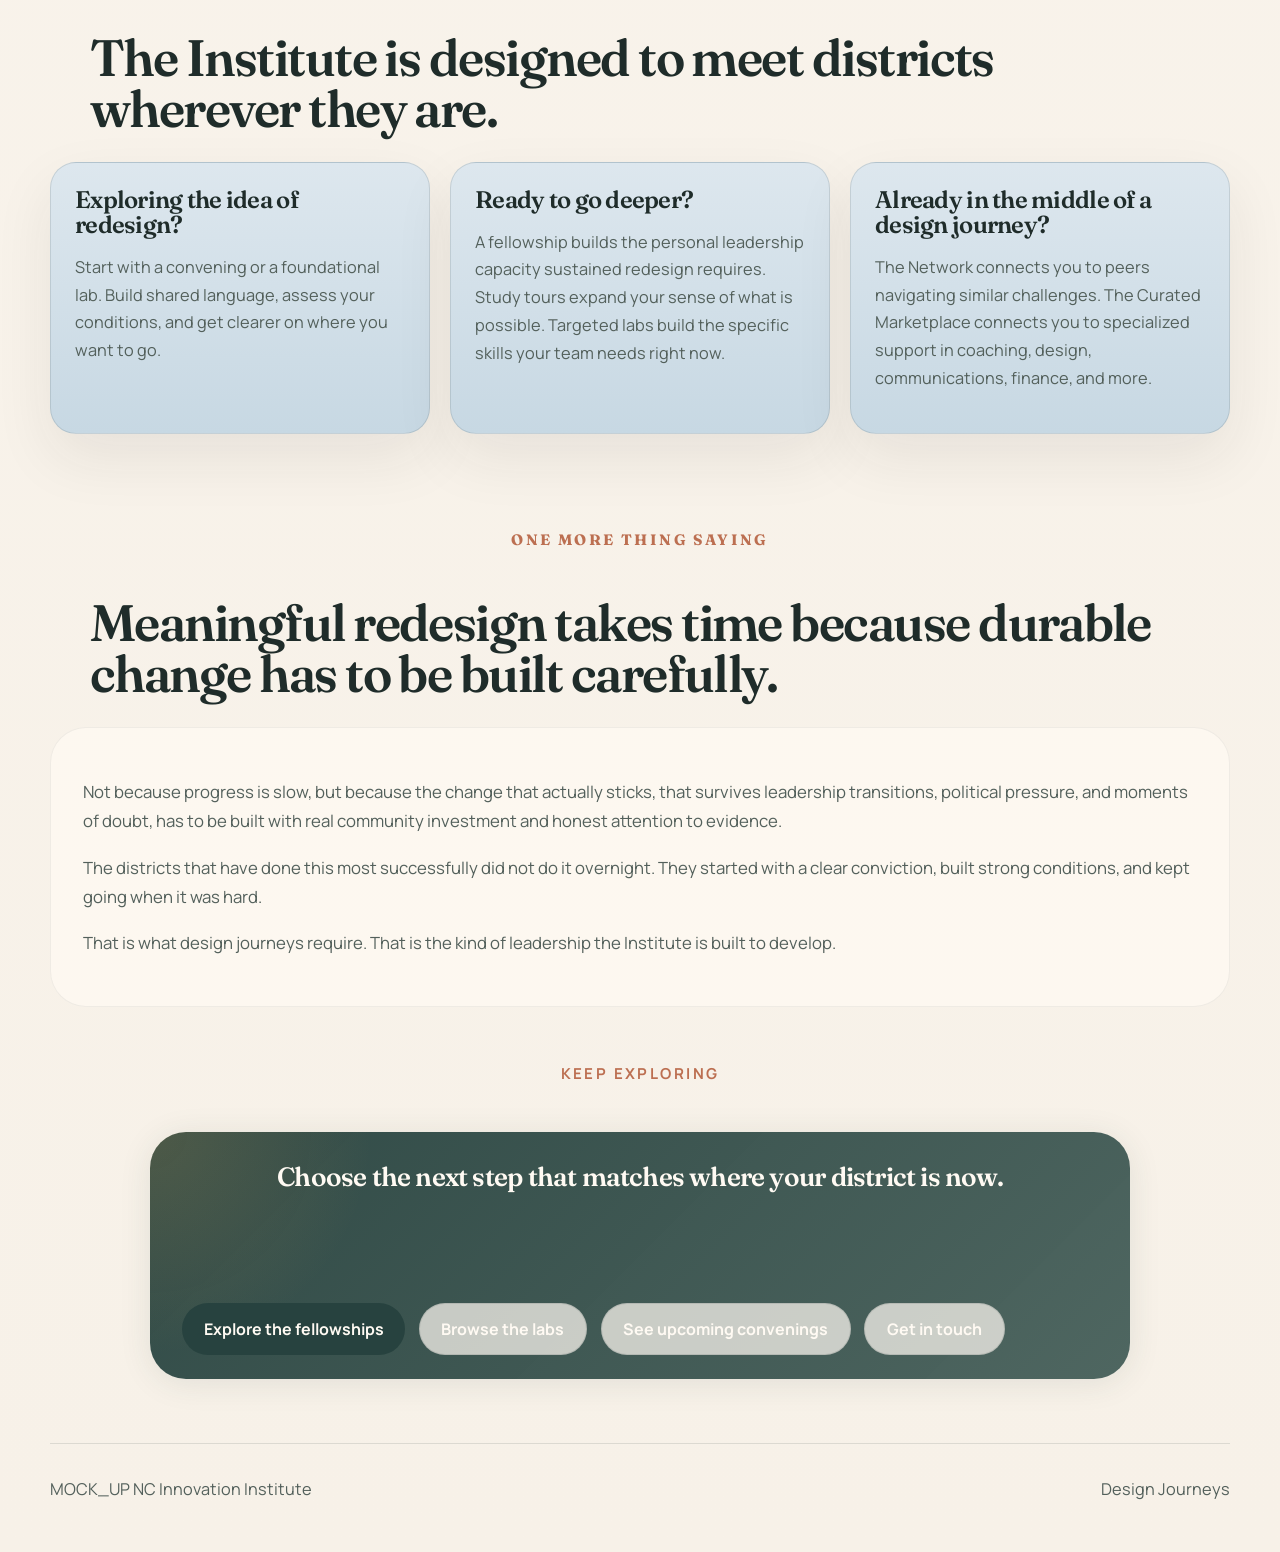
<file: pages/design-journeys.html>
<!DOCTYPE html>
<html lang="en">
  <head>
    <meta charset="UTF-8" />
    <meta name="viewport" content="width=device-width, initial-scale=1.0" />
    <title>Design Journeys | NC Innovation Institute</title>
    <link rel="preconnect" href="https://fonts.googleapis.com" />
    <link rel="preconnect" href="https://fonts.gstatic.com" crossorigin />
    <link
      href="https://fonts.googleapis.com/css2?family=Fraunces:opsz,wght@9..144,500;9..144,600&family=Manrope:wght@400;500;600;700&display=swap"
      rel="stylesheet"
    />
    <link rel="stylesheet" href="../styles.css" />
  </head>
  <body>
    <div class="page-shell">
      <header class="site-header">
        <a class="brand" href="../index.html">
          <span class="brand-mark">NCII</span>
          <span class="brand-text">NC Innovation Institute</span>
        </a>
        <button class="nav-toggle" type="button" aria-expanded="false" aria-controls="site-nav">
          Menu
        </button>
        <nav id="site-nav" class="site-nav" style="position: relative;">
          <a href="./convenings.html">Convenings</a>
          <a href="./learning-labs.html">Learning Labs</a>
          <a href="./fellowships.html">Fellowships</a>
          <a href="./inspiration-visits.html">Inspiration Visits</a>
          <a href="./network.html">Network</a>
          <a href="./design-journeys.html">Design Journeys</a>
        </nav>
      </header>
      <div style="width: 100%; display: flex; justify-content: flex-end; position: relative; z-index: 10; margin-top: 1.5rem; margin-bottom: 0.5rem;">
        <span style="display: inline-block; font-size: 1.05rem; color: #c0392b; font-family: 'Manrope', sans-serif; font-weight: 500; letter-spacing: 0.01em; background: #ffe066; border-radius: 6px; padding: 0.1em 0.5em;">Illustrative Prototype -- For Feedback Only</span>
      </div>
      </header>

      <main>
        <section class="page-hero section">
          <div class="page-hero-panel accent-gold">
            <div style="display: flex; align-items: flex-start; gap: 2.5rem; flex-wrap: wrap;">
              <div class="page-intro" style="flex: 4 1 0; min-width: 260px;">
                <p class="eyebrow" style="color: var(--rust);">Design Journeys</p>
                <h1>From vision to deeply engaged learning for real students in real communities.</h1>
              </div>
              <div style="flex: 3 1 0; display: flex; align-items: flex-start; justify-content: center; min-width: 180px; margin-top: 96px;">
                <img src="../Images/Valor2.png" alt="Valor2" style="width: 100%; max-width: 420px; height: auto; border-radius: 18px; box-shadow: var(--shadow); display: block;" loading="lazy" />
              </div>
            </div>
              <p>
                Every convening, fellowship, lab, and inspiration visit the Institute offers exists for
                one reason: to help North Carolina districts pursue meaningful redesign of learning
                and make it stick.
              </p>
            </div>
            <div class="subnav">
              <a href="../index.html">Back to home</a>
              <a href="./convenings.html">Convenings</a>
              <a href="./learning-labs.html" class="accent-sage">Learning Labs</a>
              <a href="./fellowships.html">Fellowships</a>
            </div>
          </div>
        </section>

        <section class="section">
          <div class="section-header-wide" style="padding-top: 0.5rem;">
            <p class="eyebrow" style="text-align: center;">From Vision to Reality</p>
            <h2 style="text-align: left; width: 100%; max-width: none;">A design journey is the ongoing work of making school genuinely better.</h2>
          </div>
          <div class="section-soft fellowship-intro">
            <p>
              North Carolina has no shortage of strategic plans, portraits of a graduate, or
              innovation language. What is harder is the actual work of translating those
              aspirations into changed learning experiences for real students in real communities.
            </p>
            <p>
              That work is what we call a design journey. It is an intentional, community-rooted
              process of redesigning what learning looks like, testing new approaches, learning from
              what happens, and building toward something more coherent over time.
            </p>
            <p>
              It is not a pilot that quietly fades. It is not a strategic plan that lives in a
              drawer. Some design journeys happen at the level of a single school. Others happen
              across an entire district. Most start smaller than leaders expect and grow further
              than they imagined.
            </p>
          </div>
          <div style="display: flex; justify-content: center; margin: 2rem 0;">
            <img src="../Images/Adults2.png" alt="Adults collaborating" style="max-width: 520px; width: 100%; height: auto; border-radius: 14px; box-shadow: var(--shadow); display: block;" loading="lazy" />
          </div>
        </section>


        <section class="section">
          <div class="section-header-wide" style="padding-top: 0.5rem;">
            <p class="eyebrow" style="text-align: center;">Why This Work Is Hard</p>
            <h2 style="text-align: left; width: 100%; max-width: none;">Sustained redesign asks for more than most district systems were built to support.</h2>
          </div>
          <div class="section-soft fellowship-intro">
            <p>
              Most districts attempting meaningful change run into the same obstacles: a leadership
              team that is not fully aligned, a community that has not been genuinely involved, a
              board that was not brought along early enough, or a staff culture that has learned to
              wait out the next initiative.
            </p>
            <p>
              None of that is a failure of leadership. It is a reflection of how hard sustained
              redesign genuinely is and how little of the existing infrastructure for district
              leadership was built to support it.
            </p>
            <p>The Institute exists to change that.</p>
          </div>
        </section>

        <section class="section">
          <div class="section-header-wide" style="padding-top: 0.5rem;">
            <p class="eyebrow" style="text-align: center;">Five Conditions</p>
            <h2 style="text-align: left; width: 100%; max-width: none;">What separates design journeys that succeed from those that stall.</h2>
          </div>
          <div class="conditions-grid" style="display: flex; flex-wrap: wrap; justify-content: center; gap: 2.2rem 2.2rem;">
            <article class="audience-card" style="flex: 1 1 260px; max-width: 340px; min-width: 220px; background: #dde7ee;">
              <h3>Conviction</h3>
              <p>A shared belief that meaningful change is both necessary and possible, grounded in an honest picture of what students currently experience and what they deserve.</p>
            </article>
            <article class="audience-card" style="flex: 1 1 260px; max-width: 340px; min-width: 220px; background: #dde7ee;">
              <h3>Clarity</h3>
              <p>A community-informed vision of what better learning looks like, specific enough to drive real decisions about time, money, and structure.</p>
            </article>
            <article class="audience-card" style="flex: 1 1 260px; max-width: 340px; min-width: 220px; background: #dde7ee;">
              <h3>Capacity</h3>
              <p>The knowledge, skills, and tools to design, test, and improve new approaches, not just talk about them.</p>
            </article>
          </div>
          <div style="display: flex; justify-content: center; gap: 2.2rem; margin-top: 1.5rem; flex-wrap: wrap;">
            <article class="audience-card" style="flex: 1 1 260px; max-width: 340px; min-width: 220px; background: #dde7ee;">
              <h3>Culture</h3>
              <p>An environment where honest feedback is welcomed, iteration is expected, and adults model the learning orientation they want to develop in students.</p>
            </article>
            <article class="audience-card" style="flex: 1 1 260px; max-width: 340px; min-width: 220px; background: #dde7ee;">
              <h3>Coalition</h3>
              <p>Enough support among staff, families, board members, and community partners to sustain the work through inevitable moments of resistance and doubt.</p>
            </article>
          </div>
        </section>

        <section class="section">
          <div class="section-header-wide" style="padding-top: 0.5rem;">
            <p class="eyebrow" style="text-align: center;">What Design Journeys Can Look Like</p>
            <h2 style="text-align: left; width: 100%; max-width: none;">Local priorities shape the work, but the ambition is always real redesign.</h2>
          </div>
          <div class="detail-grid">
            <article class="detail-card">
              <h3>High school redesign</h3>
              <p>Reimagining the high school experience around students' futures rather than Carnegie units and bell schedules.</p>
            </article>
            <article class="detail-card">
              <h3>Career-connected pathways</h3>
              <p>Building genuine pathways with employers, community organizations, and higher education.</p>
            </article>
            <article class="detail-card">
              <h3>Whole-child design</h3>
              <p>Integrating social-emotional and academic development rather than treating them as separate.</p>
            </article>
            <article class="detail-card">
              <h3>Competency-based progressions</h3>
              <p>Creating progressions where students advance on demonstrated mastery rather than seat time.</p>
            </article>
            <article class="detail-card">
              <h3>Student agency</h3>
              <p>Embedding real voice, choice, and ownership into the daily experience of learning.</p>
            </article>
          </div>
          <p class="note">
            North Carolina's strategic plan points toward many of these same destinations. Design
            journeys are how statewide priorities become real at the school and district level.
          </p>
        </section>

        <section class="section">
          <div class="section-header-wide" style="padding-top: 0.5rem;">
            <p class="eyebrow" style="text-align: center;">Community Is Not Optional</p>
            <h2 style="text-align: left; width: 100%; max-width: none;">The design journeys most likely to last are the ones communities helped build.</h2>
          </div>
          <div class="section-soft fellowship-intro">
            <p>
              Change that happens to communities, even well-designed and well-resourced change,
              tends to produce compliance rather than commitment. When the leader who championed it
              leaves, the design often leaves with them.
            </p>
            <p>
              Community-based design changes that equation. It brings together students, educators,
              caregivers, and community partners to shape what learning looks like, building the
              ownership and staying power that make change durable.
            </p>
            <p>
              Not design by committee. Not endless process. But a genuine role for the people
              closest to students in shaping what their schools become. This commitment runs through
              everything the Institute teaches.
            </p>
          </div>
        </section>

        <section class="section">
          <div class="section-header-wide" style="padding-top: 0.5rem;">
            <p class="eyebrow" style="text-align: center;">Where Do You Start?</p>
            <h2 style="text-align: left; width: 100%; max-width: none;">The Institute is designed to meet districts wherever they are.</h2>
          </div>
          <div class="detail-grid">
            <article class="detail-card">
              <h3>Exploring the idea of redesign?</h3>
              <p>Start with a convening or a foundational lab. Build shared language, assess your conditions, and get clearer on where you want to go.</p>
            </article>
            <article class="detail-card">
              <h3>Ready to go deeper?</h3>
              <p>A fellowship builds the personal leadership capacity sustained redesign requires. Study tours expand your sense of what is possible. Targeted labs build the specific skills your team needs right now.</p>
            </article>
            <article class="detail-card">
              <h3>Already in the middle of a design journey?</h3>
              <p>The Network connects you to peers navigating similar challenges. The Curated Marketplace connects you to specialized support in coaching, design, communications, finance, and more.</p>
            </article>
          </div>
        </section>

        <section class="section">
          <div class="section-header-wide" style="padding-top: 0.5rem;">
            <p class="eyebrow" style="text-align: center;">One More Thing Saying</p>
            <h2 style="text-align: left; width: 100%; max-width: none;">Meaningful redesign takes time because durable change has to be built carefully.</h2>
          </div>
          <div class="section-soft fellowship-intro">
            <p>
              Not because progress is slow, but because the change that actually sticks, that
              survives leadership transitions, political pressure, and moments of doubt, has to be
              built with real community investment and honest attention to evidence.
            </p>
            <p>
              The districts that have done this most successfully did not do it overnight. They
              started with a clear conviction, built strong conditions, and kept going when it was
              hard.
            </p>
            <p>That is what design journeys require. That is the kind of leadership the Institute is built to develop.</p>
          </div>
        </section>

        <section class="section cta-section">
          <div class="section-heading">
            <p class="eyebrow">Keep Exploring</p>
          </div>
          <div class="cta-panel" style="max-width: 980px; width: 100%;">
            <div class="section-heading">
              <h2 style="text-align: center; width: 100%; max-width: none; margin-top: 2.5rem; font-size: 1.65rem;">Choose the next step that matches where your district is now.</h2>
              <div style="padding: 2.5rem 2rem; min-width: 400px; max-width: 900px; margin: 0 auto;"></div>
            </div>
            <div class="hero-actions">
              <a class="button button-primary" href="./fellowships.html">Explore the fellowships</a>
              <a class="button button-secondary" href="./learning-labs.html">Browse the labs</a>
              <a class="button button-secondary" href="./convenings.html">See upcoming convenings</a>
              <a class="button button-secondary" href="mailto:institute@ncinnovationproject.org">Get in touch</a>
            </div>
          </div>
        </section>
      </main>

      <footer class="site-footer">
        <p>MOCK_UP NC Innovation Institute</p>
        <p>Design Journeys</p>
      </footer>
    </div>
    <script src="../script.js"></script>
  </body>
</html>
</file>
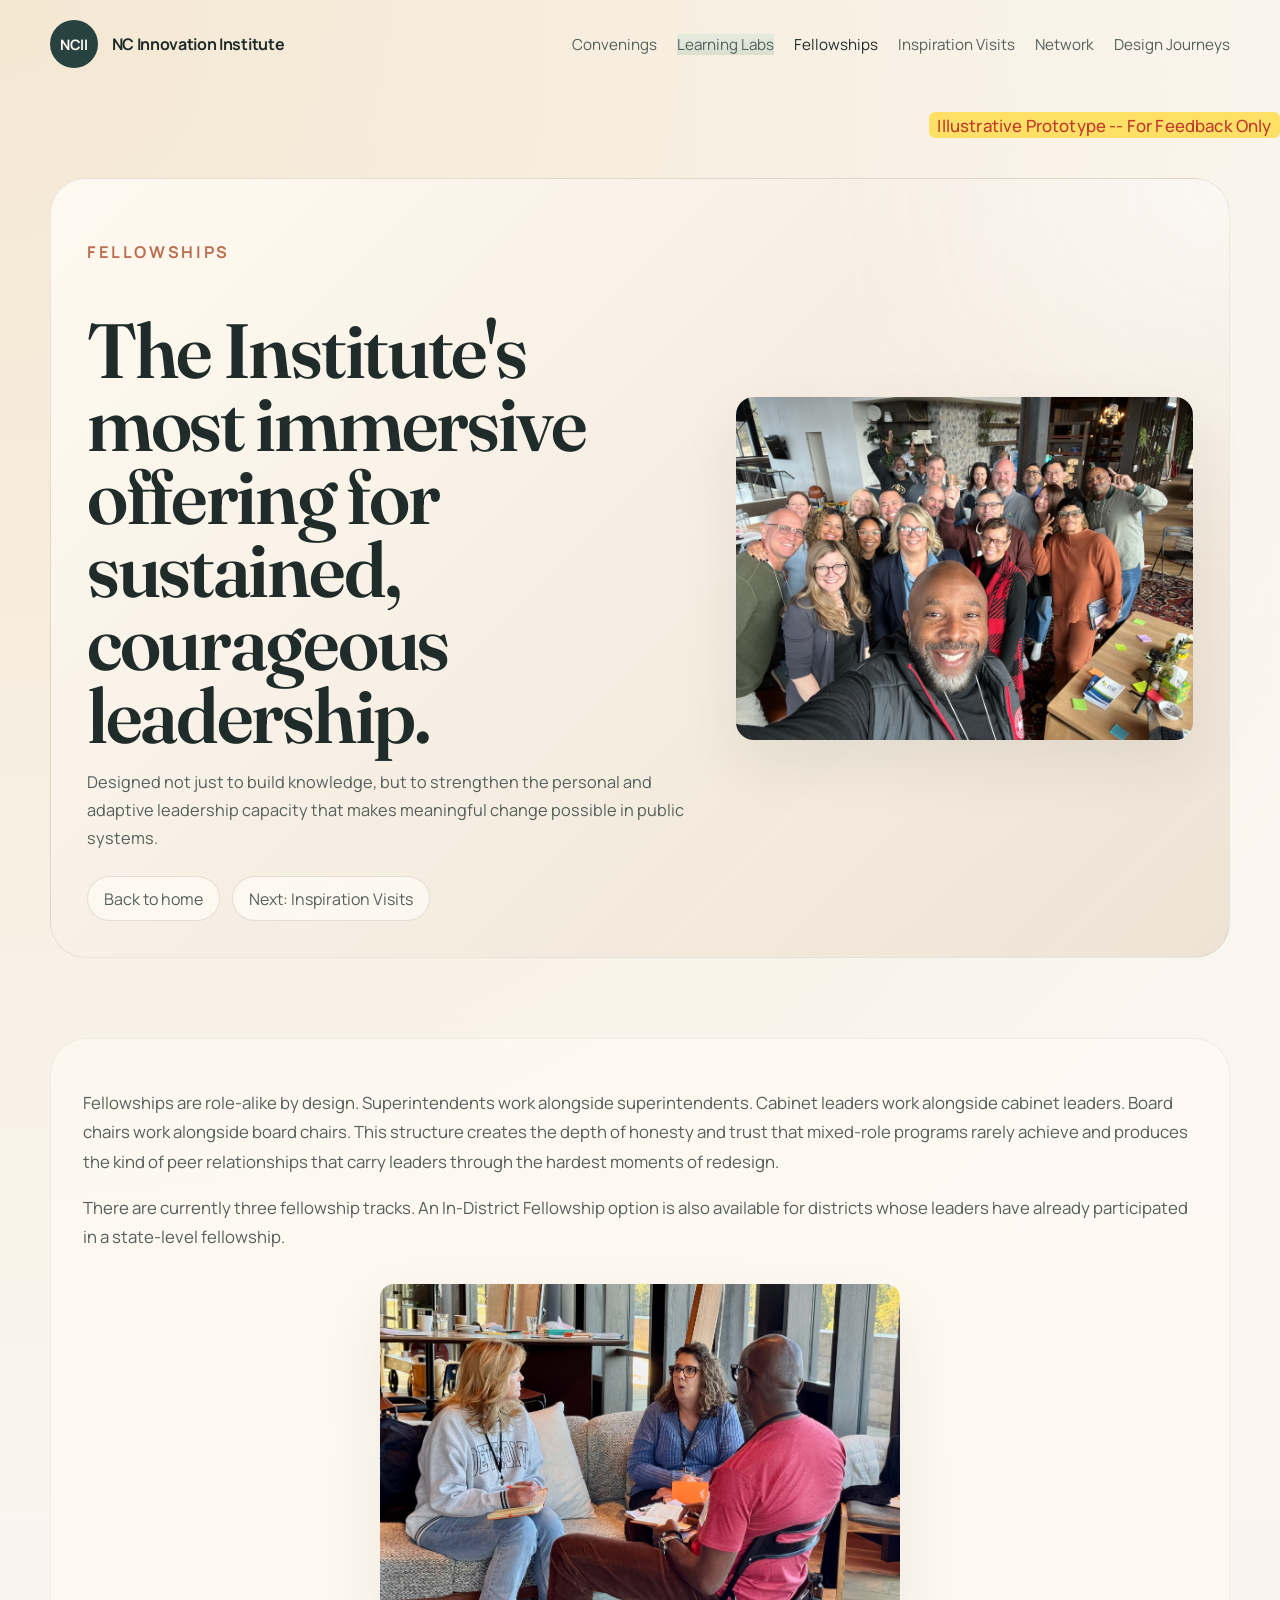
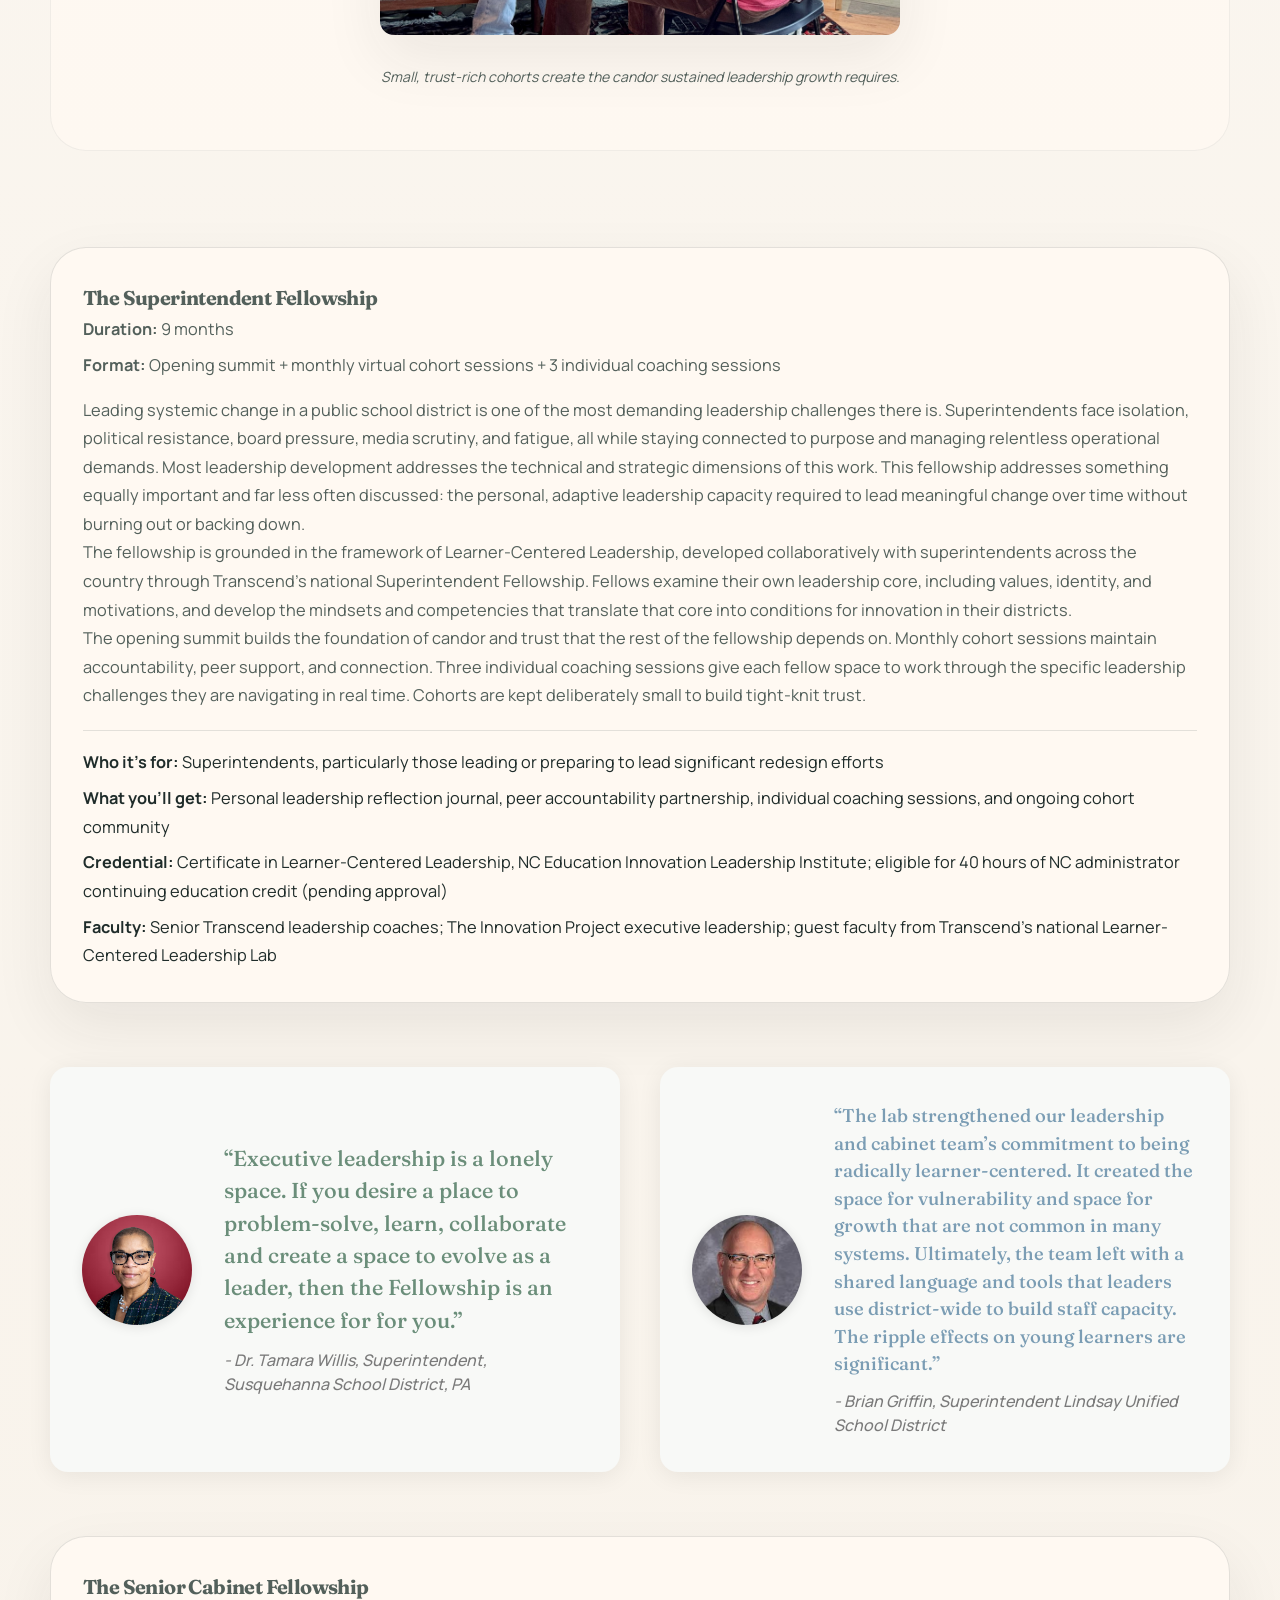
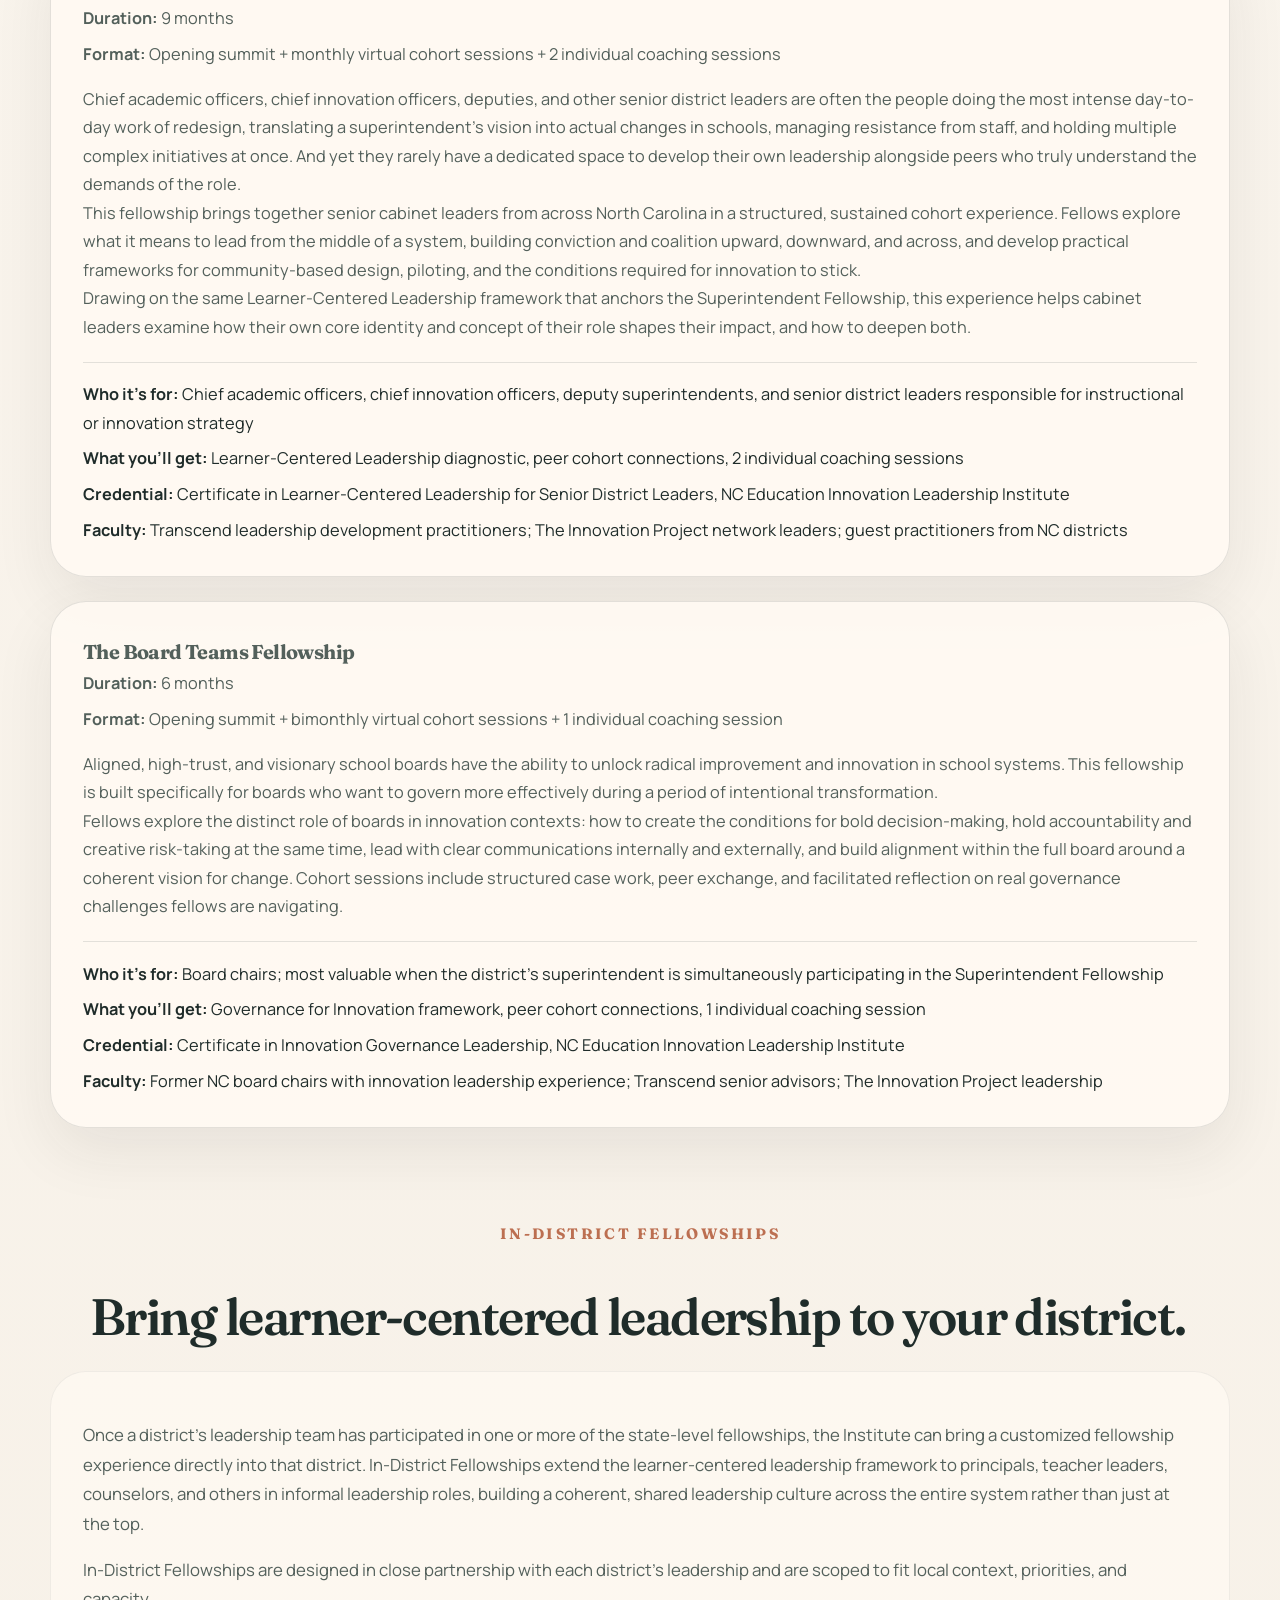
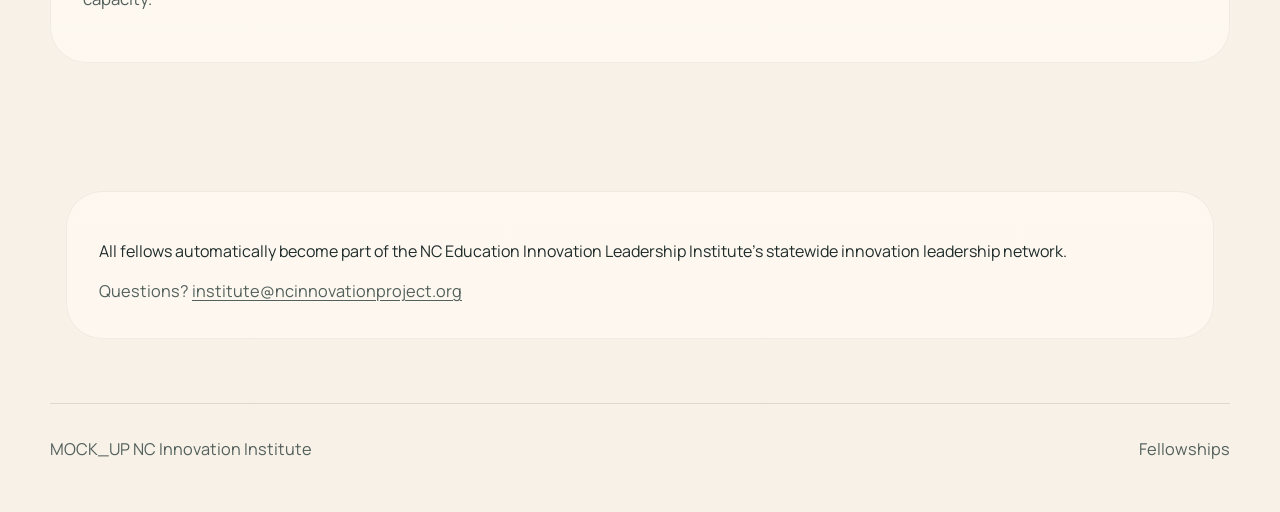
<file: pages/fellowships.html>
<!DOCTYPE html>
<html lang="en">
  <head>
    <meta charset="UTF-8" />
    <meta name="viewport" content="width=device-width, initial-scale=1.0" />
    <title>Fellowships | NC Innovation Institute</title>
    <link rel="preconnect" href="https://fonts.googleapis.com" />
    <link rel="preconnect" href="https://fonts.gstatic.com" crossorigin />
    <link
      href="https://fonts.googleapis.com/css2?family=Fraunces:opsz,wght@9..144,500;9..144,600&family=Manrope:wght@400;500;600;700&display=swap"
      rel="stylesheet"
    />
    <link rel="stylesheet" href="../styles.css" />
  </head>
  <body>
    <div class="page-shell">
      <header class="site-header">
        <a class="brand" href="../index.html">
          <span class="brand-mark">NCII</span>
          <span class="brand-text">NC Innovation Institute</span>
        </a>
        <button class="nav-toggle" type="button" aria-expanded="false" aria-controls="site-nav">
          Menu
        </button>
        <nav id="site-nav" class="site-nav" style="position: relative;">
          <a href="./convenings.html">Convenings</a>
          <a href="./learning-labs.html" class="accent-sage">Learning Labs</a>
          <a href="./fellowships.html">Fellowships</a>
          <a href="./inspiration-visits.html">Inspiration Visits</a>
          <a href="./network.html">Network</a>
          <a href="./design-journeys.html">Design Journeys</a>
        </nav>
      </header>
      <div style="width: 100%; display: flex; justify-content: flex-end; position: relative; z-index: 10; margin-top: 1.5rem; margin-bottom: 0.5rem;">
        <span style="display: inline-block; font-size: 1.05rem; color: #c0392b; font-family: 'Manrope', sans-serif; font-weight: 500; letter-spacing: 0.01em; background: #ffe066; border-radius: 6px; padding: 0.1em 0.5em;">Illustrative Prototype -- For Feedback Only</span>
      </div>
      </header>

      <main>
        <section class="page-hero section">
          <div class="page-hero-panel accent-rust hero-flex">
            <div class="page-intro" style="flex: 1 1 0;">
              <p class="eyebrow" style="color: var(--rust);">Fellowships</p>
              <h1>The Institute's most immersive offering for sustained, courageous leadership.</h1>
              <p>
                Designed not just to build knowledge, but to strengthen the personal and adaptive
                leadership capacity that makes meaningful change possible in public systems.
              </p>
              <div class="subnav">
                <a href="../index.html">Back to home</a>
                <a href="./inspiration-visits.html">Next: Inspiration Visits</a>
              </div>
            </div>
            <div class="hero-image-right" style="flex: 0.75 1 0;">
              <img src="../Images/LCLLers.JPG" alt="LCLLers group" class="hero-photo-lab" style="max-width: 100%; width: 100%; height: auto;" loading="lazy" />
            </div>
          </div>
        </section>

        <section class="section">
          <div class="section-soft fellowship-intro">
            <p>
              Fellowships are role-alike by design. Superintendents work alongside
              superintendents. Cabinet leaders work alongside cabinet leaders. Board chairs work
              alongside board chairs. This structure creates the depth of honesty and trust that
              mixed-role programs rarely achieve and produces the kind of peer relationships that
              carry leaders through the hardest moments of redesign.
            </p>
            <p>
              There are currently three fellowship tracks. An In-District Fellowship option is also
              available for districts whose leaders have already participated in a state-level
              fellowship.
            </p>
            <div style="display: flex; justify-content: center; margin: 2rem 0;">
              <img src="../Images/Fellows.JPG" alt="Fellows group" style="max-width: 520px; width: 100%; height: auto; border-radius: 14px; box-shadow: var(--shadow); display: block;" loading="lazy" />
            </div>
            <div class="image-caption">
              <em>Small, trust-rich cohorts create the candor sustained leadership growth requires.</em>
            </div>
          </div>
        </section>


        <section class="section">
          <div class="labs-grid">
            <article class="lab-card">
              <p class="lab-kicker">The Superintendent Fellowship</p>
              <div class="lab-meta">
                <p><strong>Duration:</strong> 9 months</p>
                <p><strong>Format:</strong> Opening summit + monthly virtual cohort sessions + 3 individual coaching sessions</p>
              </div>
              <p>
                Leading systemic change in a public school district is one of the most demanding
                leadership challenges there is. Superintendents face isolation, political
                resistance, board pressure, media scrutiny, and fatigue, all while staying
                connected to purpose and managing relentless operational demands. Most leadership
                development addresses the technical and strategic dimensions of this work. This
                fellowship addresses something equally important and far less often discussed: the
                personal, adaptive leadership capacity required to lead meaningful change over time
                without burning out or backing down.
              </p>
              <p>
                The fellowship is grounded in the framework of Learner-Centered Leadership,
                developed collaboratively with superintendents across the country through
                Transcend's national Superintendent Fellowship. Fellows examine their own
                leadership core, including values, identity, and motivations, and develop the
                mindsets and competencies that translate that core into conditions for innovation in
                their districts.
              </p>
              <p>
                The opening summit builds the foundation of candor and trust that the rest of the
                fellowship depends on. Monthly cohort sessions maintain accountability, peer
                support, and connection. Three individual coaching sessions give each fellow space
                to work through the specific leadership challenges they are navigating in real time.
                Cohorts are kept deliberately small to build tight-knit trust.
              </p>
              <div class="lab-outcomes">
                <p><strong>Who it's for:</strong> Superintendents, particularly those leading or preparing to lead significant redesign efforts</p>
                <p><strong>What you'll get:</strong> Personal leadership reflection journal, peer accountability partnership, individual coaching sessions, and ongoing cohort community</p>
                <p><strong>Credential:</strong> Certificate in Learner-Centered Leadership, NC Education Innovation Leadership Institute; eligible for 40 hours of NC administrator continuing education credit (pending approval)</p>
                <p><strong>Faculty:</strong> Senior Transcend leadership coaches; The Innovation Project executive leadership; guest faculty from Transcend's national Learner-Centered Leadership Lab</p>
              </div>

            </article>

            <!-- Testimonial Row: Two Side-by-Side Blocks -->
            <div style="display: flex; gap: 2.5rem; justify-content: center; margin: 2.5rem 0; flex-wrap: wrap;">
              <div class="testimonial-block" style="flex: 1 1 340px; max-width: 50%; min-width: 320px; display: flex; align-items: center; gap: 2rem; background: #f8f9f7; border-radius: 18px; box-shadow: 0 4px 24px rgba(0,0,0,0.07); padding: 2.2rem 2rem;">
                <img src="../Images/Tamara.jpg" alt="Dr. Tamara Willis, Susquehanna School District, PA" style="width: 110px; height: 110px; object-fit: cover; border-radius: 50%; box-shadow: 0 2px 12px rgba(0,0,0,0.10); flex-shrink: 0;" loading="lazy" />
                <blockquote style="margin: 0; font-size: 1.13rem; color: #2d3a2e; font-family: 'Manrope', sans-serif; font-weight: 500; line-height: 1.5;">
                  <span style="font-size: 1.35rem; color: #6b8e7a; font-family: 'Fraunces', serif; display: block; margin-bottom: 0.7rem;">“Executive leadership is a lonely space. If you desire a place to problem-solve, learn, collaborate and create a space to evolve as a leader, then the Fellowship is an experience for for you.”</span>
                  <span style="display: block; margin-top: 0.7rem; color: #7a7a7a; font-size: 1rem; font-style: italic;">- Dr. Tamara Willis, Superintendent, Susquehanna School District, PA</span>
                </blockquote>
              </div>
              <!-- Duplicate this block for a second testimonial -->
              <div class="testimonial-block" style="flex: 1 1 340px; max-width: 50%; min-width: 320px; display: flex; align-items: center; gap: 2rem; background: #f8f9f7; border-radius: 18px; box-shadow: 0 4px 24px rgba(0,0,0,0.07); padding: 2.2rem 2rem; min-height: 110px;">
                <img src="../Images/Brian.jpeg" alt="Brian Griffin, Superintendent Lindsay Unified School District" style="width: 110px; height: 110px; object-fit: cover; border-radius: 50%; box-shadow: 0 2px 12px rgba(0,0,0,0.10); flex-shrink: 0;" loading="lazy" />
                <blockquote style="margin: 0; font-size: 1.13rem; color: #2d3a2e; font-family: 'Manrope', sans-serif; font-weight: 500; line-height: 1.5;">
                  <span style="font-size: 1.15rem; color: #7b9db4; font-family: 'Fraunces', serif; display: block; margin-bottom: 0.7rem;">“The lab strengthened our leadership and cabinet team’s commitment to being radically learner-centered. It created the space for vulnerability and space for growth that are not common in many systems. Ultimately, the team left with a shared language and tools that leaders use district-wide to build staff capacity. The ripple effects on young learners are significant.”</span>
                  <span style="display: block; margin-top: 0.7rem; color: #7a7a7a; font-size: 1rem; font-style: italic;">- Brian Griffin, Superintendent Lindsay Unified School District</span>
                </blockquote>
              </div>
            </div>

            <article class="lab-card">
              <p class="lab-kicker">The Senior Cabinet Fellowship</p>
              <div class="lab-meta">
                <p><strong>Duration:</strong> 9 months</p>
                <p><strong>Format:</strong> Opening summit + monthly virtual cohort sessions + 2 individual coaching sessions</p>
              </div>
              <p>
                Chief academic officers, chief innovation officers, deputies, and other senior
                district leaders are often the people doing the most intense day-to-day work of
                redesign, translating a superintendent's vision into actual changes in schools,
                managing resistance from staff, and holding multiple complex initiatives at once.
                And yet they rarely have a dedicated space to develop their own leadership
                alongside peers who truly understand the demands of the role.
              </p>
              <p>
                This fellowship brings together senior cabinet leaders from across North Carolina in
                a structured, sustained cohort experience. Fellows explore what it means to lead
                from the middle of a system, building conviction and coalition upward, downward, and
                across, and develop practical frameworks for community-based design, piloting, and
                the conditions required for innovation to stick.
              </p>
              <p>
                Drawing on the same Learner-Centered Leadership framework that anchors the
                Superintendent Fellowship, this experience helps cabinet leaders examine how their
                own core identity and concept of their role shapes their impact, and how to deepen
                both.
              </p>
              <div class="lab-outcomes">
                <p><strong>Who it's for:</strong> Chief academic officers, chief innovation officers, deputy superintendents, and senior district leaders responsible for instructional or innovation strategy</p>
                <p><strong>What you'll get:</strong> Learner-Centered Leadership diagnostic, peer cohort connections, 2 individual coaching sessions</p>
                <p><strong>Credential:</strong> Certificate in Learner-Centered Leadership for Senior District Leaders, NC Education Innovation Leadership Institute</p>
                <p><strong>Faculty:</strong> Transcend leadership development practitioners; The Innovation Project network leaders; guest practitioners from NC districts</p>
              </div>
            </article>

            <article class="lab-card">
              <p class="lab-kicker">The Board Teams Fellowship</p>
              <div class="lab-meta">
                <p><strong>Duration:</strong> 6 months</p>
                <p><strong>Format:</strong> Opening summit + bimonthly virtual cohort sessions + 1 individual coaching session</p>
              </div>
              <p>
                Aligned, high-trust, and visionary school boards have the ability to unlock radical improvement and innovation in school systems. 
               This fellowship
                is built specifically for boards who want to govern more effectively during a
                period of intentional transformation.
              </p>
              <p>
                Fellows explore the distinct role of boards in innovation
                contexts: how to create the conditions for bold decision-making, hold accountability
                and creative risk-taking at the same time, lead with clear communications internally and externally, and build alignment within the full board
                around a coherent vision for change. Cohort sessions include structured case work,
                peer exchange, and facilitated reflection on real governance challenges fellows are
                navigating.
              </p>
              <div class="lab-outcomes">
                <p><strong>Who it's for:</strong> Board chairs; most valuable when the district's superintendent is simultaneously participating in the Superintendent Fellowship</p>
                <p><strong>What you'll get:</strong> Governance for Innovation framework, peer cohort connections, 1 individual coaching session</p>
                <p><strong>Credential:</strong> Certificate in Innovation Governance Leadership, NC Education Innovation Leadership Institute</p>
                <p><strong>Faculty:</strong> Former NC board chairs with innovation leadership experience; Transcend senior advisors; The Innovation Project leadership</p>
              </div>
            </article>
          </div>
        </section>

        <section class="section">
          <div class="section-header-wide" style="padding-top: 0.5rem;">
            <p class="eyebrow" style="text-align: center;">In-District Fellowships</p>
            <h2 style="text-align: left; width: 100%; max-width: none;">Bring learner-centered leadership to your district.</h2>
          </div>
          <div class="section-soft fellowship-intro">
            <p>
              Once a district's leadership team has participated in one or more of the state-level
              fellowships, the Institute can bring a customized fellowship experience directly into
              that district. In-District Fellowships extend the learner-centered leadership
              framework to principals, teacher leaders, counselors, and others in informal
              leadership roles, building a coherent, shared leadership culture across the entire
              system rather than just at the top.
            </p>
            <p>
              In-District Fellowships are designed in close partnership with each district's
              leadership and are scoped to fit local context, priorities, and capacity.
            </p>
          </div>
        </section>

        <section class="section">
          <div class="section section-soft closing-panel">
            <p>
              All fellows automatically become part of the NC Education Innovation Leadership
              Institute's statewide innovation leadership network.
            </p>
            <p class="contact-line">
              Questions?
              <a href="mailto:institute@ncinnovationproject.org">institute@ncinnovationproject.org</a>
            </p>
          </div>
        </section>
      </main>

      <footer class="site-footer">
        <p>MOCK_UP NC Innovation Institute</p>
        <p>Fellowships</p>
      </footer>
    </div>
    <script src="../script.js"></script>
  </body>
</html>
</file>
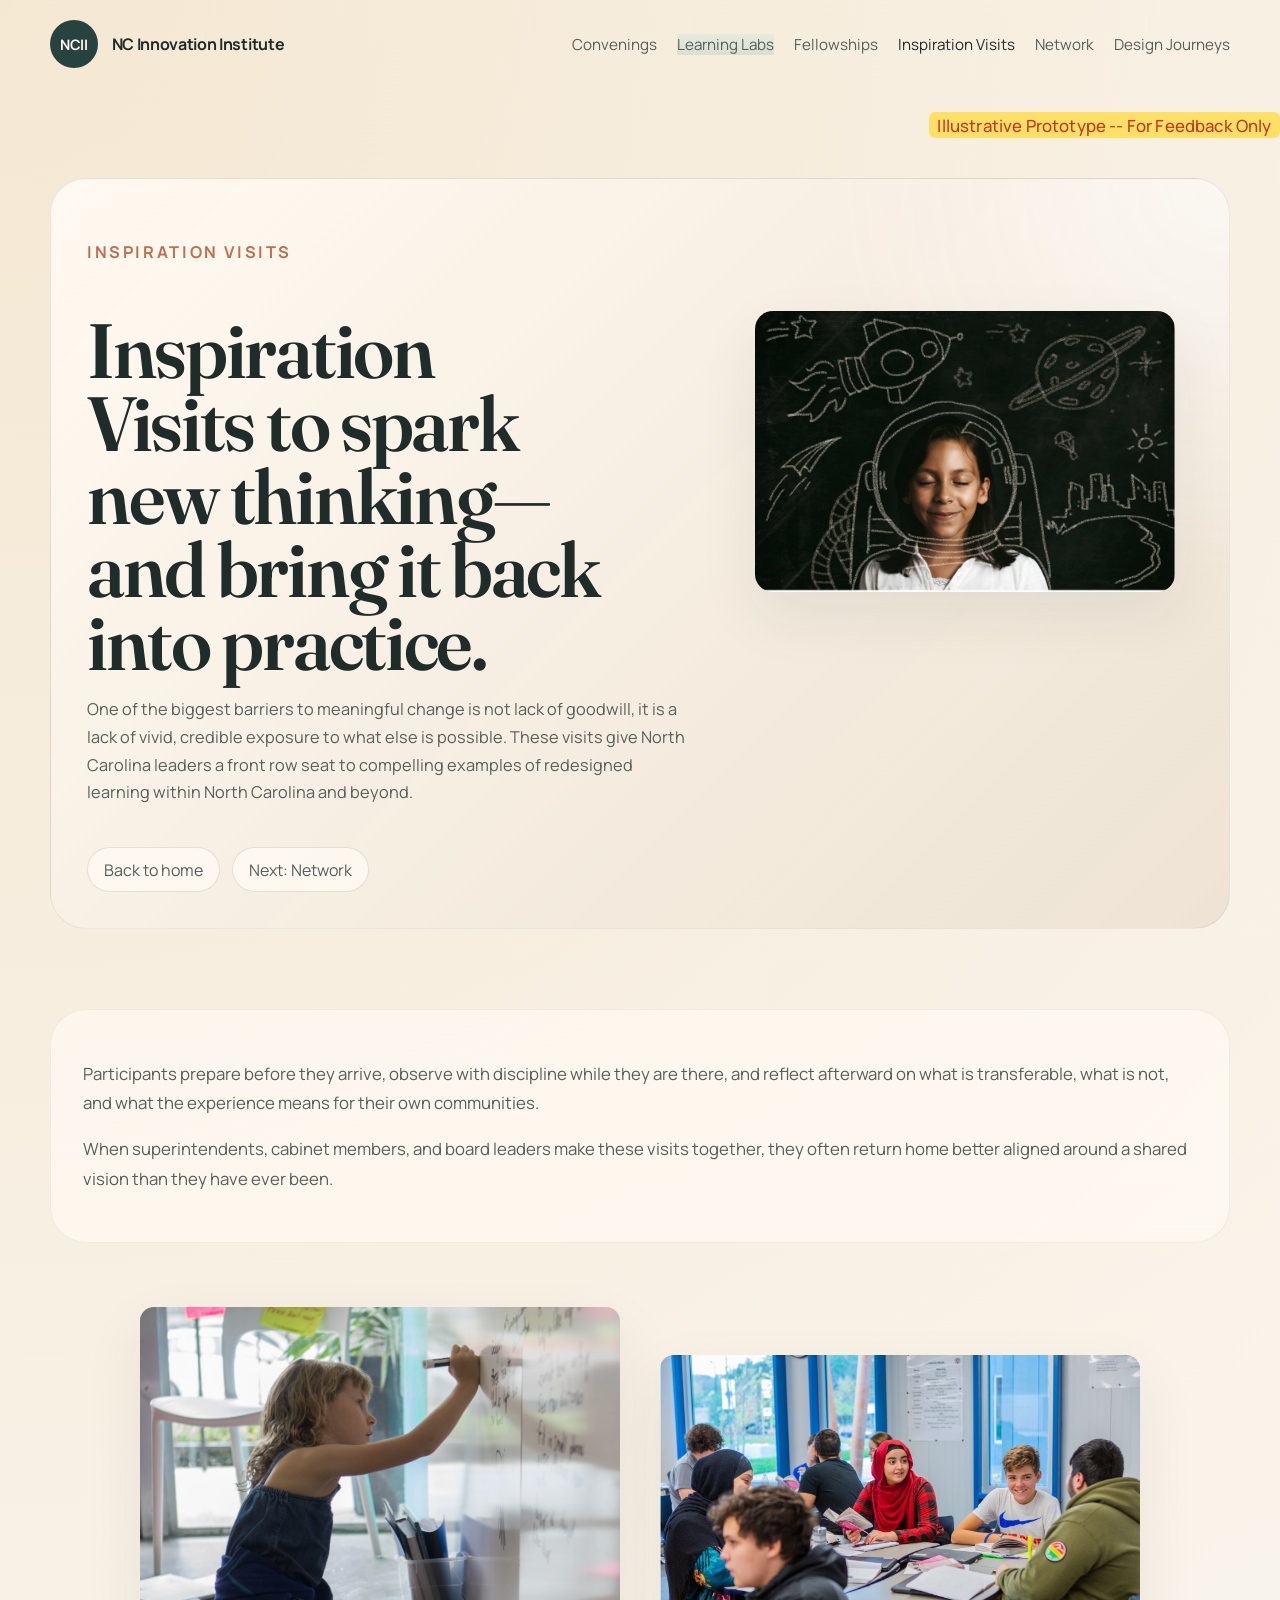
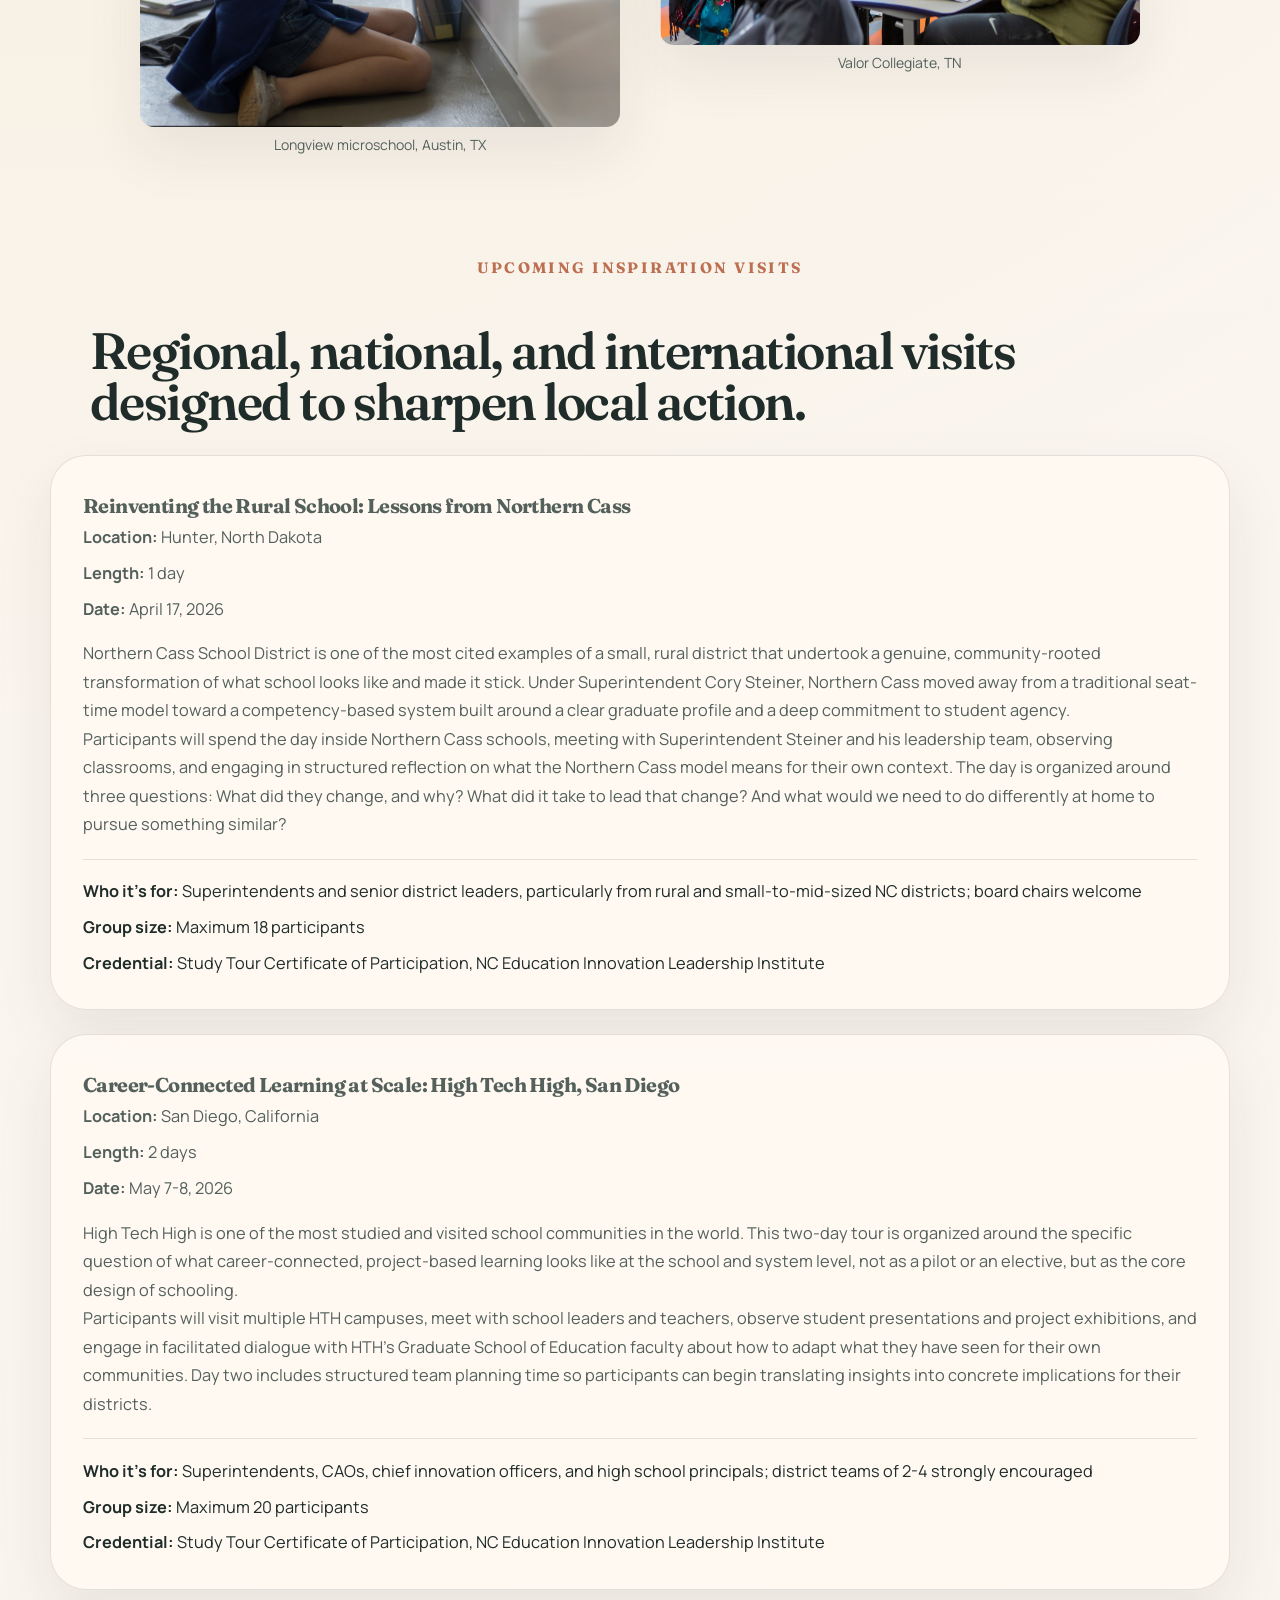
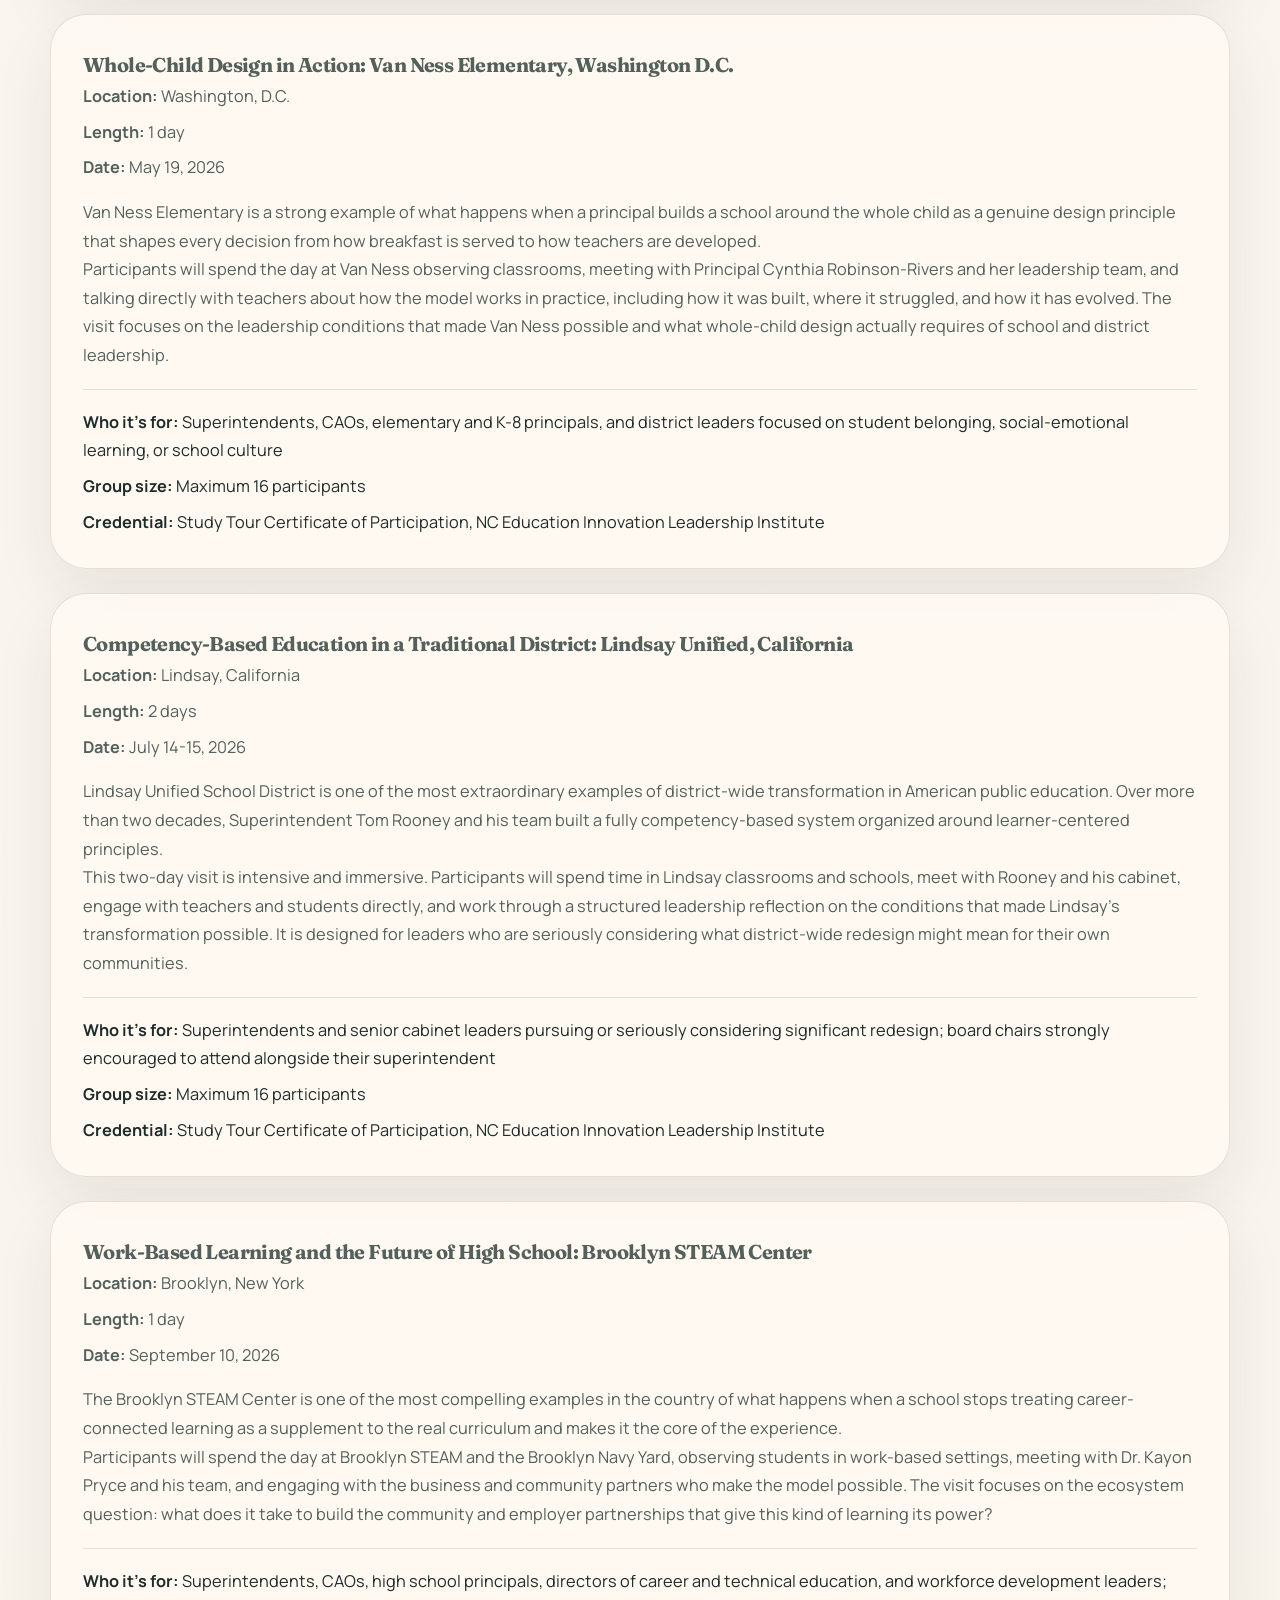
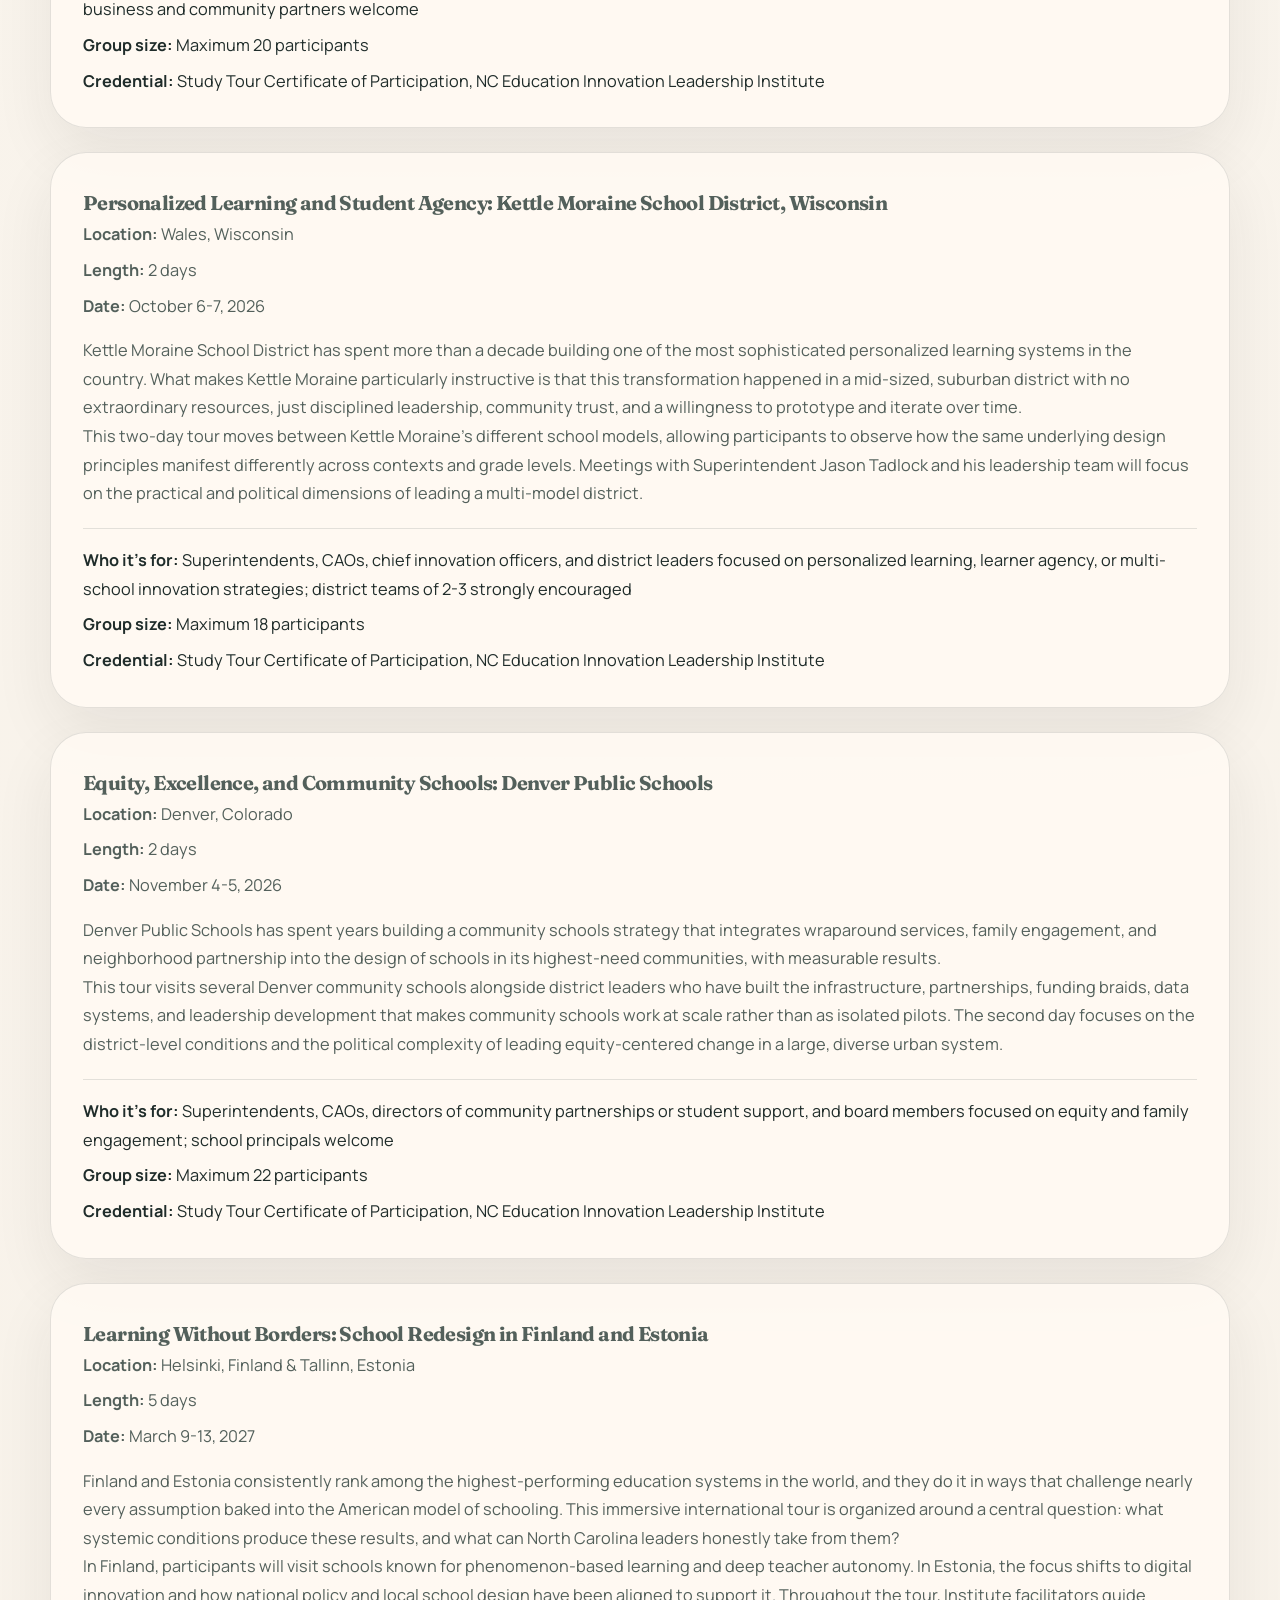
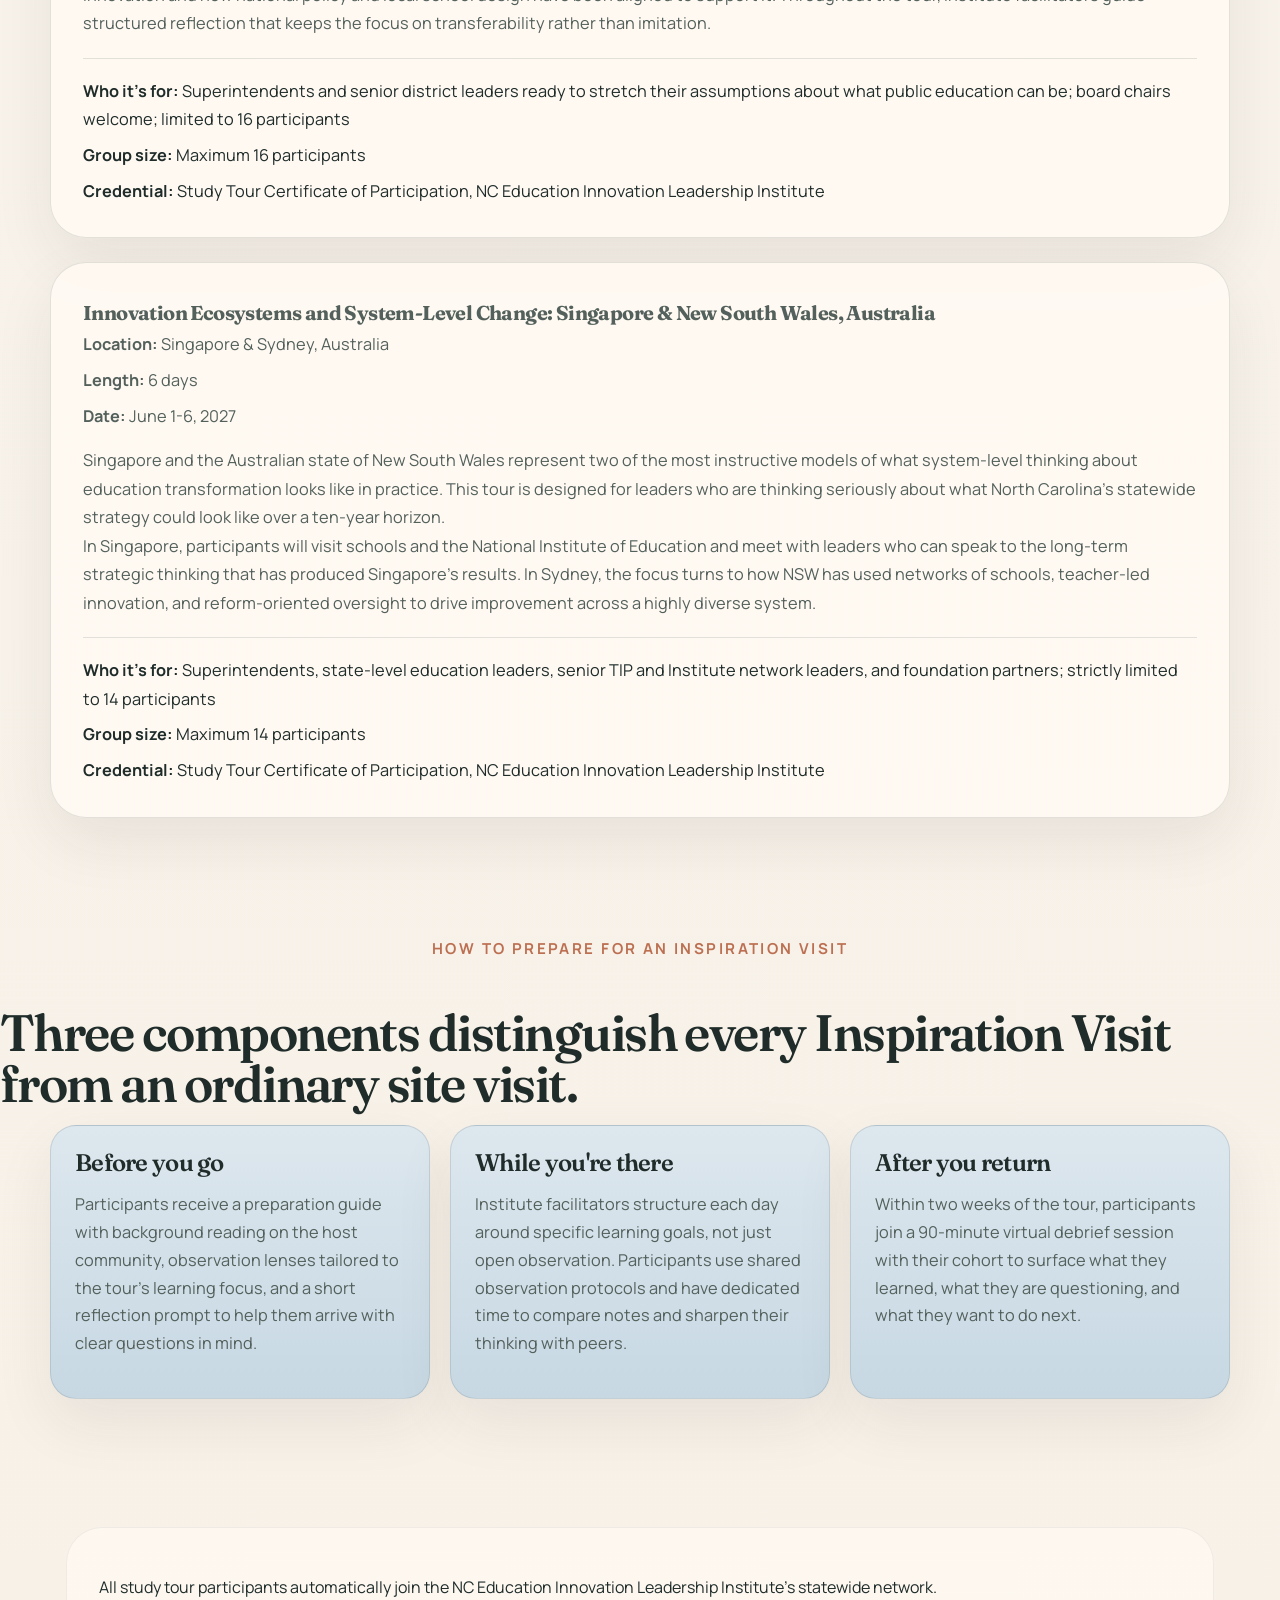
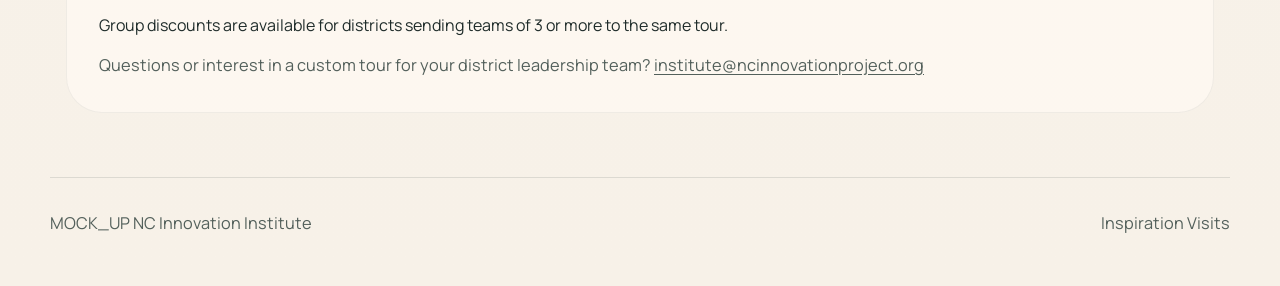
<file: pages/inspiration-visits.html>
<!DOCTYPE html>
<html lang="en">
  <head>
    <meta charset="UTF-8" />
    <meta name="viewport" content="width=device-width, initial-scale=1.0" />
    <title>Inspiration Visits | NC Innovation Institute</title>
    <link rel="preconnect" href="https://fonts.googleapis.com" />
    <link rel="preconnect" href="https://fonts.gstatic.com" crossorigin />
    <link
      href="https://fonts.googleapis.com/css2?family=Fraunces:opsz,wght@9..144,500;9..144,600&family=Manrope:wght@400;500;600;700&display=swap"
      rel="stylesheet"
    />
    <link rel="stylesheet" href="../styles.css" />
  </head>
  <body>
    <div class="page-shell">
      <header class="site-header">
        <a class="brand" href="../index.html">
          <span class="brand-mark">NCII</span>
          <span class="brand-text">NC Innovation Institute</span>
        </a>
        <button class="nav-toggle" type="button" aria-expanded="false" aria-controls="site-nav">
          Menu
        </button>
        <nav id="site-nav" class="site-nav" style="position: relative;">
          <a href="./convenings.html">Convenings</a>
          <a href="./learning-labs.html" class="accent-sage">Learning Labs</a>
          <a href="./fellowships.html">Fellowships</a>
          <a href="./inspiration-visits.html">Inspiration Visits</a>
          <a href="./network.html">Network</a>
          <a href="./design-journeys.html">Design Journeys</a>
        </nav>
      </header>
      <div style="width: 100%; display: flex; justify-content: flex-end; position: relative; z-index: 10; margin-top: 1.5rem; margin-bottom: 0.5rem;">
        <span style="display: inline-block; font-size: 1.05rem; color: #c0392b; font-family: 'Manrope', sans-serif; font-weight: 500; letter-spacing: 0.01em; background: #ffe066; border-radius: 6px; padding: 0.1em 0.5em;">Illustrative Prototype -- For Feedback Only</span>
      </div>
      </header>

      <main>
        <section class="page-hero section">
          <div class="page-hero-panel accent-blue">
            <div style="display: flex; align-items: flex-start; gap: 2.5rem; flex-wrap: wrap;">
              <div class="page-intro" style="flex: 4 1 0; min-width: 260px;">
                <p class="eyebrow" style="color: var(--rust);">Inspiration Visits</p>
                <h1>Inspiration Visits to spark new thinking—and bring it back into practice.</h1>
                <p>
                  One of the biggest barriers to meaningful change is not lack of goodwill, it is a
                  lack of vivid, credible exposure to what else is possible. These visits give North
                  Carolina leaders a front row seat to compelling examples of redesigned learning within
                  North Carolina and beyond.
                </p>
              </div>
              <div style="flex: 3 1 0; display: flex; align-items: flex-start; justify-content: center; min-width: 180px; margin-top: 96px;">
                <img src="../Images/Inspiration.png" alt="Inspiration" style="width: 100%; max-width: 420px; height: auto; border-radius: 18px; box-shadow: var(--shadow); display: block;" loading="lazy" />
              </div>
            </div>
            <div class="subnav">
              <a href="../index.html">Back to home</a>
              <a href="./network.html">Next: Network</a>
            </div>
          </div>
        </section>

        <section class="section">
          <div class="section-soft fellowship-intro">
            <p>
              Participants prepare before they arrive, observe with discipline while they are
              there, and reflect afterward on what is transferable, what is not, and what the
              experience means for their own communities.
            </p>
            <p>
              When superintendents, cabinet members, and board leaders make these visits together,
              they often return home better aligned around a shared vision than they have ever been.
            </p>
          </div>
        </section>


        <div style="display: flex; justify-content: center; align-items: flex-start; gap: 2.5rem; margin-bottom: 2.5rem; flex-wrap: wrap; width: 100%;">
          <figure style="margin: 0;">
            <img src="../Images/Longview.png" alt="Longview kids" style="max-width: 480px; width: 100%; height: auto; border-radius: 14px; box-shadow: var(--shadow); display: block;" loading="lazy" />
            <figcaption class="image-caption">Longview microschool, Austin, TX</figcaption>
          </figure>
          <figure style="margin: 0; margin-top: 48px;">
            <img src="../Images/Valor.png" alt="Valor kids" style="max-width: 480px; width: 100%; height: auto; border-radius: 14px; box-shadow: var(--shadow); display: block;" loading="lazy" />
            <figcaption class="image-caption">Valor Collegiate, TN</figcaption>
          </figure>
        </div>
        <section class="section">
          <div class="section-header-wide" style="padding-top: 0.5rem;">
            <p class="eyebrow" style="text-align: center;">Upcoming Inspiration Visits</p>
            <h2 style="text-align: left; width: 100%; max-width: none;">Regional, national, and international visits designed to sharpen local action.</h2>
          </div>

          <div class="labs-grid">
            <article class="lab-card">
              <p class="lab-kicker">Reinventing the Rural School: Lessons from Northern Cass</p>
              <div class="lab-meta">
                <p><strong>Location:</strong> Hunter, North Dakota</p>
                <p><strong>Length:</strong> 1 day</p>
                <p><strong>Date:</strong> April 17, 2026</p>
              </div>
              <p>
                Northern Cass School District is one of the most cited examples of a small, rural
                district that undertook a genuine, community-rooted transformation of what school
                looks like and made it stick. Under Superintendent Cory Steiner, Northern Cass
                moved away from a traditional seat-time model toward a competency-based system built
                around a clear graduate profile and a deep commitment to student agency.
              </p>
              <p>
                Participants will spend the day inside Northern Cass schools, meeting with
                Superintendent Steiner and his leadership team, observing classrooms, and engaging
                in structured reflection on what the Northern Cass model means for their own
                context. The day is organized around three questions: What did they change, and
                why? What did it take to lead that change? And what would we need to do differently
                at home to pursue something similar?
              </p>
              <div class="lab-outcomes">
                <p><strong>Who it's for:</strong> Superintendents and senior district leaders, particularly from rural and small-to-mid-sized NC districts; board chairs welcome</p>
                <p><strong>Group size:</strong> Maximum 18 participants</p>
                <p><strong>Credential:</strong> Study Tour Certificate of Participation, NC Education Innovation Leadership Institute</p>
              </div>
            </article>

            <article class="lab-card">
              <p class="lab-kicker">Career-Connected Learning at Scale: High Tech High, San Diego</p>
              <div class="lab-meta">
                <p><strong>Location:</strong> San Diego, California</p>
                <p><strong>Length:</strong> 2 days</p>
                <p><strong>Date:</strong> May 7-8, 2026</p>
              </div>
              <p>
                High Tech High is one of the most studied and visited school communities in the
                world. This two-day tour is organized around the specific question of what
                career-connected, project-based learning looks like at the school and system level,
                not as a pilot or an elective, but as the core design of schooling.
              </p>
              <p>
                Participants will visit multiple HTH campuses, meet with school leaders and
                teachers, observe student presentations and project exhibitions, and engage in
                facilitated dialogue with HTH's Graduate School of Education faculty about how to
                adapt what they have seen for their own communities. Day two includes structured
                team planning time so participants can begin translating insights into concrete
                implications for their districts.
              </p>
              <div class="lab-outcomes">
                <p><strong>Who it's for:</strong> Superintendents, CAOs, chief innovation officers, and high school principals; district teams of 2-4 strongly encouraged</p>
                <p><strong>Group size:</strong> Maximum 20 participants</p>
                <p><strong>Credential:</strong> Study Tour Certificate of Participation, NC Education Innovation Leadership Institute</p>
              </div>
            </article>

            <article class="lab-card">
              <p class="lab-kicker">Whole-Child Design in Action: Van Ness Elementary, Washington D.C.</p>
              <div class="lab-meta">
                <p><strong>Location:</strong> Washington, D.C.</p>
                <p><strong>Length:</strong> 1 day</p>
                <p><strong>Date:</strong> May 19, 2026</p>
              </div>
              <p>
                Van Ness Elementary is a strong example of what happens when a principal builds a
                school around the whole child as a genuine design principle that shapes every
                decision from how breakfast is served to how teachers are developed.
              </p>
              <p>
                Participants will spend the day at Van Ness observing classrooms, meeting with
                Principal Cynthia Robinson-Rivers and her leadership team, and talking directly
                with teachers about how the model works in practice, including how it was built,
                where it struggled, and how it has evolved. The visit focuses on the leadership
                conditions that made Van Ness possible and what whole-child design actually requires
                of school and district leadership.
              </p>
              <div class="lab-outcomes">
                <p><strong>Who it's for:</strong> Superintendents, CAOs, elementary and K-8 principals, and district leaders focused on student belonging, social-emotional learning, or school culture</p>
                <p><strong>Group size:</strong> Maximum 16 participants</p>
                <p><strong>Credential:</strong> Study Tour Certificate of Participation, NC Education Innovation Leadership Institute</p>
              </div>
            </article>


            <article class="lab-card">
              <p class="lab-kicker">Competency-Based Education in a Traditional District: Lindsay Unified, California</p>
              <div class="lab-meta">
                <p><strong>Location:</strong> Lindsay, California</p>
                <p><strong>Length:</strong> 2 days</p>
                <p><strong>Date:</strong> July 14-15, 2026</p>
              </div>
              <p>
                Lindsay Unified School District is one of the most extraordinary examples of
                district-wide transformation in American public education. Over more than two
                decades, Superintendent Tom Rooney and his team built a fully competency-based
                system organized around learner-centered principles.
              </p>
              <p>
                This two-day visit is intensive and immersive. Participants will spend time in
                Lindsay classrooms and schools, meet with Rooney and his cabinet, engage with
                teachers and students directly, and work through a structured leadership reflection
                on the conditions that made Lindsay's transformation possible. It is designed for
                leaders who are seriously considering what district-wide redesign might mean for
                their own communities.
              </p>
              <div class="lab-outcomes">
                <p><strong>Who it's for:</strong> Superintendents and senior cabinet leaders pursuing or seriously considering significant redesign; board chairs strongly encouraged to attend alongside their superintendent</p>
                <p><strong>Group size:</strong> Maximum 16 participants</p>
                <p><strong>Credential:</strong> Study Tour Certificate of Participation, NC Education Innovation Leadership Institute</p>
              </div>
            </article>

            <article class="lab-card">
              <p class="lab-kicker">Work-Based Learning and the Future of High School: Brooklyn STEAM Center</p>
              <div class="lab-meta">
                <p><strong>Location:</strong> Brooklyn, New York</p>
                <p><strong>Length:</strong> 1 day</p>
                <p><strong>Date:</strong> September 10, 2026</p>
              </div>
              <p>
                The Brooklyn STEAM Center is one of the most compelling examples in the country of
                what happens when a school stops treating career-connected learning as a supplement
                to the real curriculum and makes it the core of the experience.
              </p>
              <p>
                Participants will spend the day at Brooklyn STEAM and the Brooklyn Navy Yard,
                observing students in work-based settings, meeting with Dr. Kayon Pryce and his
                team, and engaging with the business and community partners who make the model
                possible. The visit focuses on the ecosystem question: what does it take to build
                the community and employer partnerships that give this kind of learning its power?
              </p>
              <div class="lab-outcomes">
                <p><strong>Who it's for:</strong> Superintendents, CAOs, high school principals, directors of career and technical education, and workforce development leaders; business and community partners welcome</p>
                <p><strong>Group size:</strong> Maximum 20 participants</p>
                <p><strong>Credential:</strong> Study Tour Certificate of Participation, NC Education Innovation Leadership Institute</p>
              </div>
            </article>

            <article class="lab-card">
              <p class="lab-kicker">Personalized Learning and Student Agency: Kettle Moraine School District, Wisconsin</p>
              <div class="lab-meta">
                <p><strong>Location:</strong> Wales, Wisconsin</p>
                <p><strong>Length:</strong> 2 days</p>
                <p><strong>Date:</strong> October 6-7, 2026</p>
              </div>
              <p>
                Kettle Moraine School District has spent more than a decade building one of the
                most sophisticated personalized learning systems in the country. What makes Kettle
                Moraine particularly instructive is that this transformation happened in a
                mid-sized, suburban district with no extraordinary resources, just disciplined
                leadership, community trust, and a willingness to prototype and iterate over time.
              </p>
              <p>
                This two-day tour moves between Kettle Moraine's different school models, allowing
                participants to observe how the same underlying design principles manifest
                differently across contexts and grade levels. Meetings with Superintendent Jason
                Tadlock and his leadership team will focus on the practical and political
                dimensions of leading a multi-model district.
              </p>
              <div class="lab-outcomes">
                <p><strong>Who it's for:</strong> Superintendents, CAOs, chief innovation officers, and district leaders focused on personalized learning, learner agency, or multi-school innovation strategies; district teams of 2-3 strongly encouraged</p>
                <p><strong>Group size:</strong> Maximum 18 participants</p>
                <p><strong>Credential:</strong> Study Tour Certificate of Participation, NC Education Innovation Leadership Institute</p>
              </div>
            </article>

            <article class="lab-card">
              <p class="lab-kicker">Equity, Excellence, and Community Schools: Denver Public Schools</p>
              <div class="lab-meta">
                <p><strong>Location:</strong> Denver, Colorado</p>
                <p><strong>Length:</strong> 2 days</p>
                <p><strong>Date:</strong> November 4-5, 2026</p>
              </div>
              <p>
                Denver Public Schools has spent years building a community schools strategy that
                integrates wraparound services, family engagement, and neighborhood partnership into
                the design of schools in its highest-need communities, with measurable results.
              </p>
              <p>
                This tour visits several Denver community schools alongside district leaders who
                have built the infrastructure, partnerships, funding braids, data systems, and
                leadership development that makes community schools work at scale rather than as
                isolated pilots. The second day focuses on the district-level conditions and the
                political complexity of leading equity-centered change in a large, diverse urban
                system.
              </p>
              <div class="lab-outcomes">
                <p><strong>Who it's for:</strong> Superintendents, CAOs, directors of community partnerships or student support, and board members focused on equity and family engagement; school principals welcome</p>
                <p><strong>Group size:</strong> Maximum 22 participants</p>
                <p><strong>Credential:</strong> Study Tour Certificate of Participation, NC Education Innovation Leadership Institute</p>
              </div>
            </article>

            <article class="lab-card">
              <p class="lab-kicker">Learning Without Borders: School Redesign in Finland and Estonia</p>
              <div class="lab-meta">
                <p><strong>Location:</strong> Helsinki, Finland &amp; Tallinn, Estonia</p>
                <p><strong>Length:</strong> 5 days</p>
                <p><strong>Date:</strong> March 9-13, 2027</p>
              </div>
              <p>
                Finland and Estonia consistently rank among the highest-performing education systems
                in the world, and they do it in ways that challenge nearly every assumption baked
                into the American model of schooling. This immersive international tour is organized
                around a central question: what systemic conditions produce these results, and what
                can North Carolina leaders honestly take from them?
              </p>
              <p>
                In Finland, participants will visit schools known for phenomenon-based learning and
                deep teacher autonomy. In Estonia, the focus shifts to digital innovation and how
                national policy and local school design have been aligned to support it. Throughout
                the tour, Institute facilitators guide structured reflection that keeps the focus on
                transferability rather than imitation.
              </p>
              <div class="lab-outcomes">
                <p><strong>Who it's for:</strong> Superintendents and senior district leaders ready to stretch their assumptions about what public education can be; board chairs welcome; limited to 16 participants</p>
                <p><strong>Group size:</strong> Maximum 16 participants</p>
                <p><strong>Credential:</strong> Study Tour Certificate of Participation, NC Education Innovation Leadership Institute</p>
              </div>
            </article>

            <article class="lab-card">
              <p class="lab-kicker">Innovation Ecosystems and System-Level Change: Singapore &amp; New South Wales, Australia</p>
              <div class="lab-meta">
                <p><strong>Location:</strong> Singapore &amp; Sydney, Australia</p>
                <p><strong>Length:</strong> 6 days</p>
                <p><strong>Date:</strong> June 1-6, 2027</p>
              </div>
              <p>
                Singapore and the Australian state of New South Wales represent two of the most
                instructive models of what system-level thinking about education transformation
                looks like in practice. This tour is designed for leaders who are thinking
                seriously about what North Carolina's statewide strategy could look like over a
                ten-year horizon.
              </p>
              <p>
                In Singapore, participants will visit schools and the National Institute of
                Education and meet with leaders who can speak to the long-term strategic thinking
                that has produced Singapore's results. In Sydney, the focus turns to how NSW has
                used networks of schools, teacher-led innovation, and reform-oriented oversight to
                drive improvement across a highly diverse system.
              </p>
              <div class="lab-outcomes">
                <p><strong>Who it's for:</strong> Superintendents, state-level education leaders, senior TIP and Institute network leaders, and foundation partners; strictly limited to 14 participants</p>
                <p><strong>Group size:</strong> Maximum 14 participants</p>
                <p><strong>Credential:</strong> Study Tour Certificate of Participation, NC Education Innovation Leadership Institute</p>
              </div>
            </article>
          </div>
        </section>

        <section class="section">
          <div style="width: 100vw; position: relative; left: 50%; right: 50%; margin-left: -50vw; margin-right: -50vw; background: inherit;">
            <p class="eyebrow" style="text-align: center; width: 100%;">How to Prepare for an Inspiration Visit</p>
            <h2 style="text-align: left; width: 100%; max-width: none; margin-left: auto; margin-right: auto;">Three components distinguish every Inspiration Visit from an ordinary site visit.</h2>
          </div> 
          <p></p>
          <div class="detail-grid">
            <article class="detail-card">
              <h3>Before you go</h3>
              <p>
                Participants receive a preparation guide with background reading on the host
                community, observation lenses tailored to the tour's learning focus, and a short
                reflection prompt to help them arrive with clear questions in mind.
              </p>
            </article>
            <article class="detail-card">
              <h3>While you're there</h3>
              <p>
                Institute facilitators structure each day around specific learning goals, not just
                open observation. Participants use shared observation protocols and have dedicated
                time to compare notes and sharpen their thinking with peers.
              </p>
            </article>
            <article class="detail-card">
              <h3>After you return</h3>
              <p>
                Within two weeks of the tour, participants join a 90-minute virtual debrief session
                with their cohort to surface what they learned, what they are questioning, and what
                they want to do next.
              </p>
            </article>
          </div>
        </section>

        <section class="section">
          <div class="section section-soft closing-panel">
            <p>
              All study tour participants automatically join the NC Education Innovation Leadership
              Institute's statewide network.
            </p>
            <p>Group discounts are available for districts sending teams of 3 or more to the same tour.</p>
            <p class="contact-line">
              Questions or interest in a custom tour for your district leadership team?
              <a href="mailto:institute@ncinnovationproject.org">institute@ncinnovationproject.org</a>
            </p>
          </div>
        </section>
      </main>

      <footer class="site-footer">
        <p>MOCK_UP NC Innovation Institute</p>
        <p>Inspiration Visits</p>
      </footer>
    </div>
    <script src="../script.js"></script>
  </body>
</html>
</file>
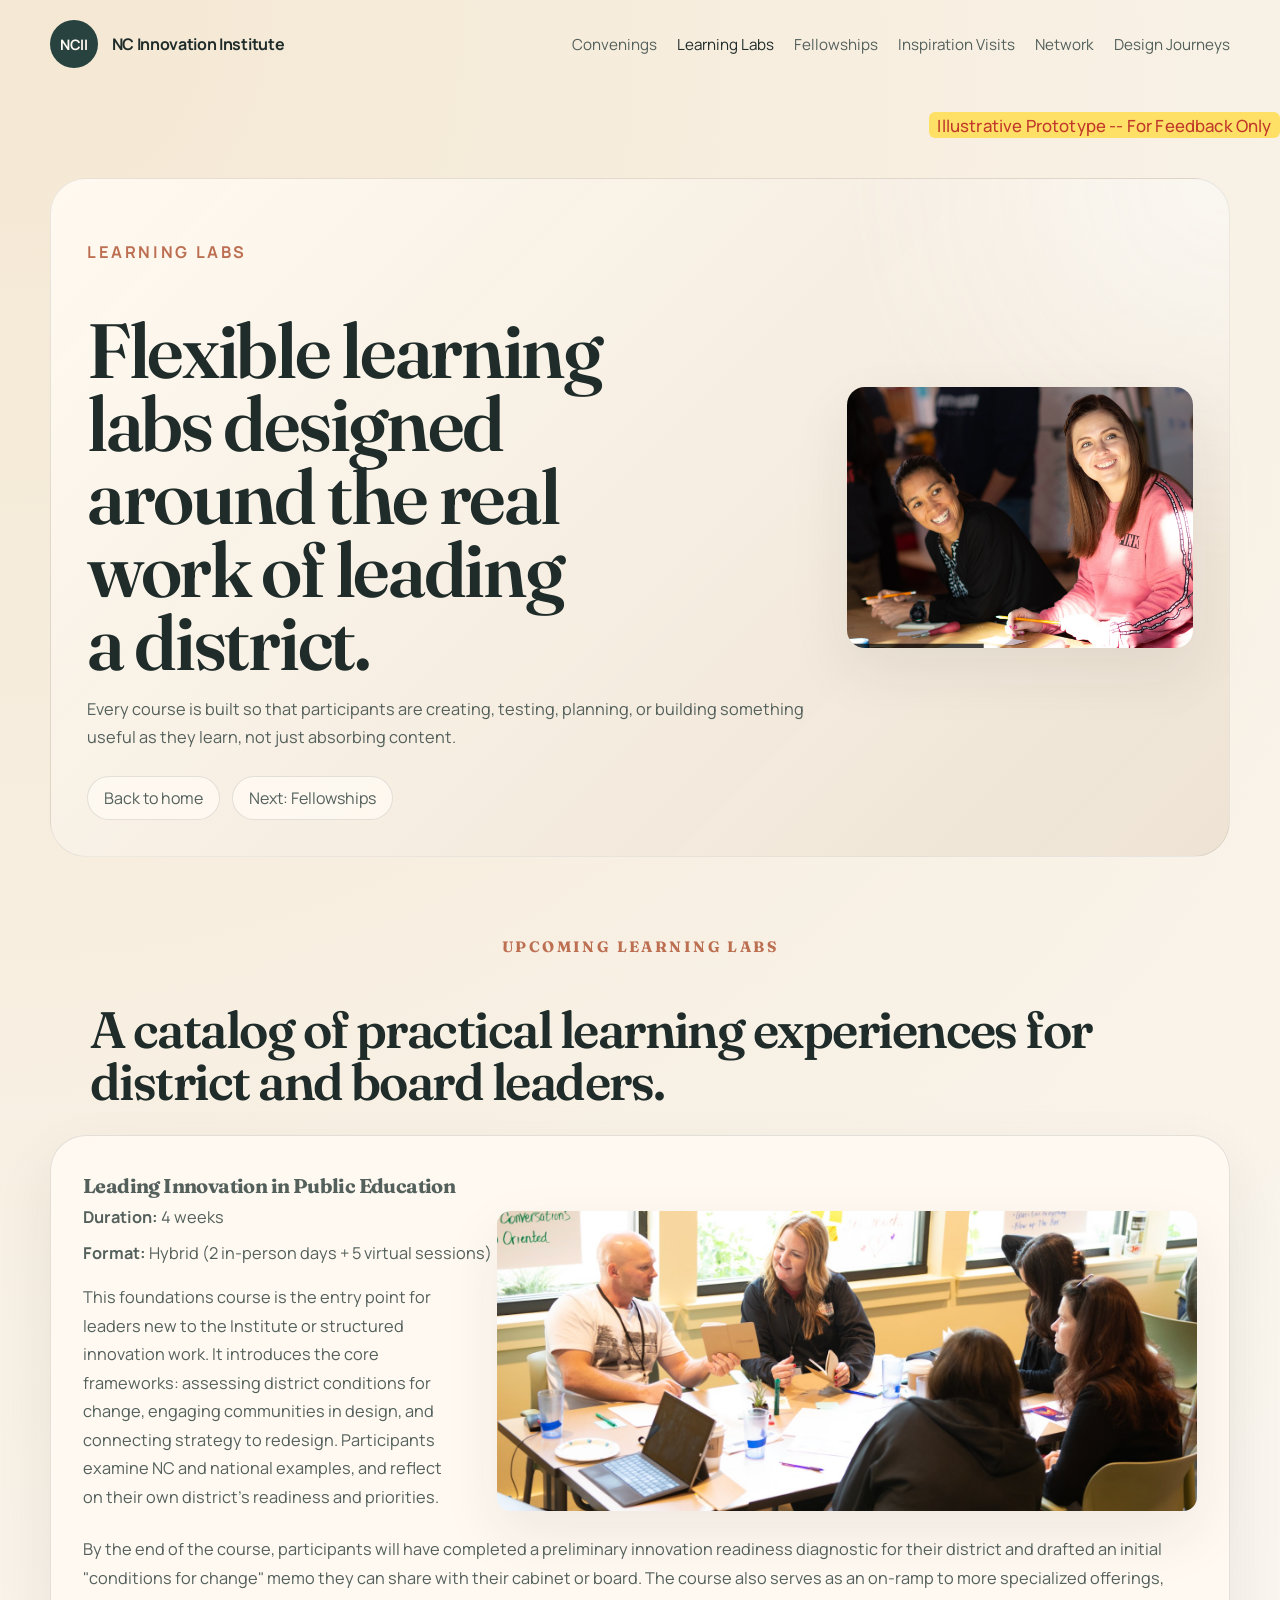
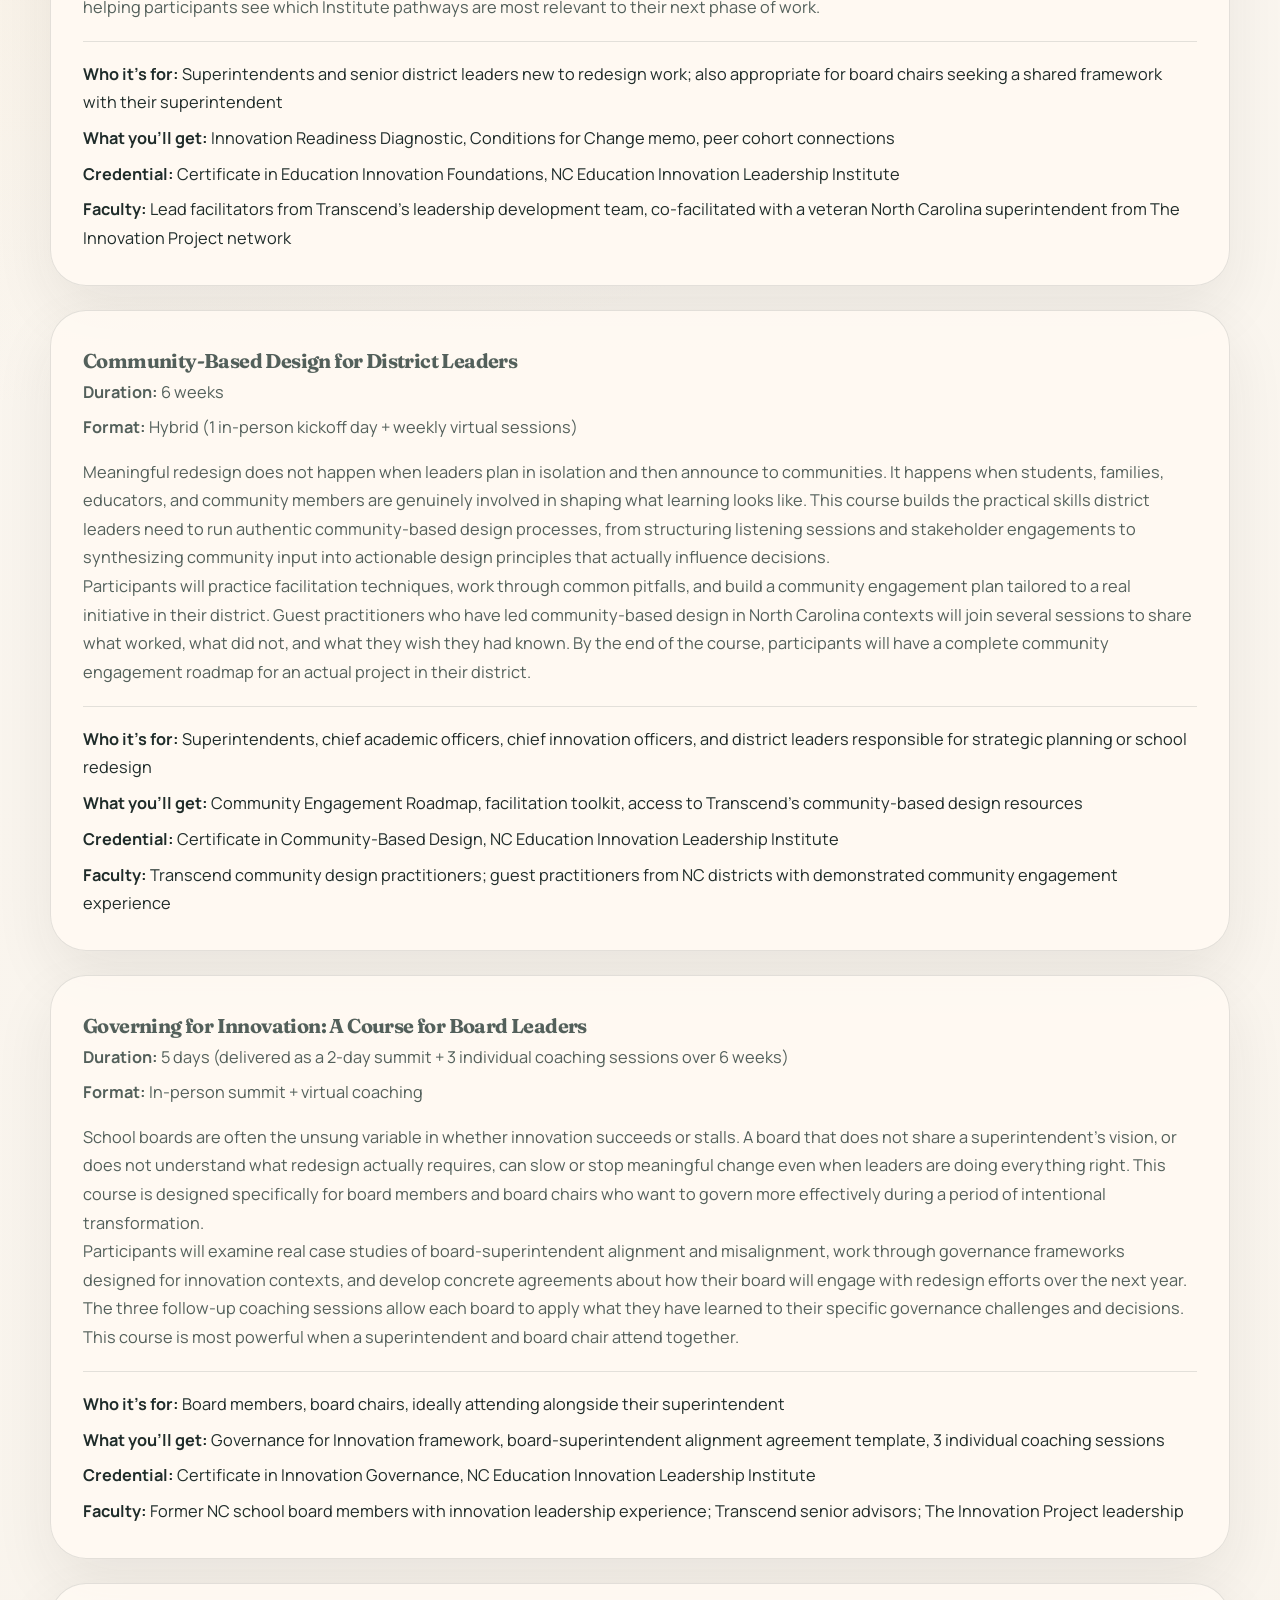
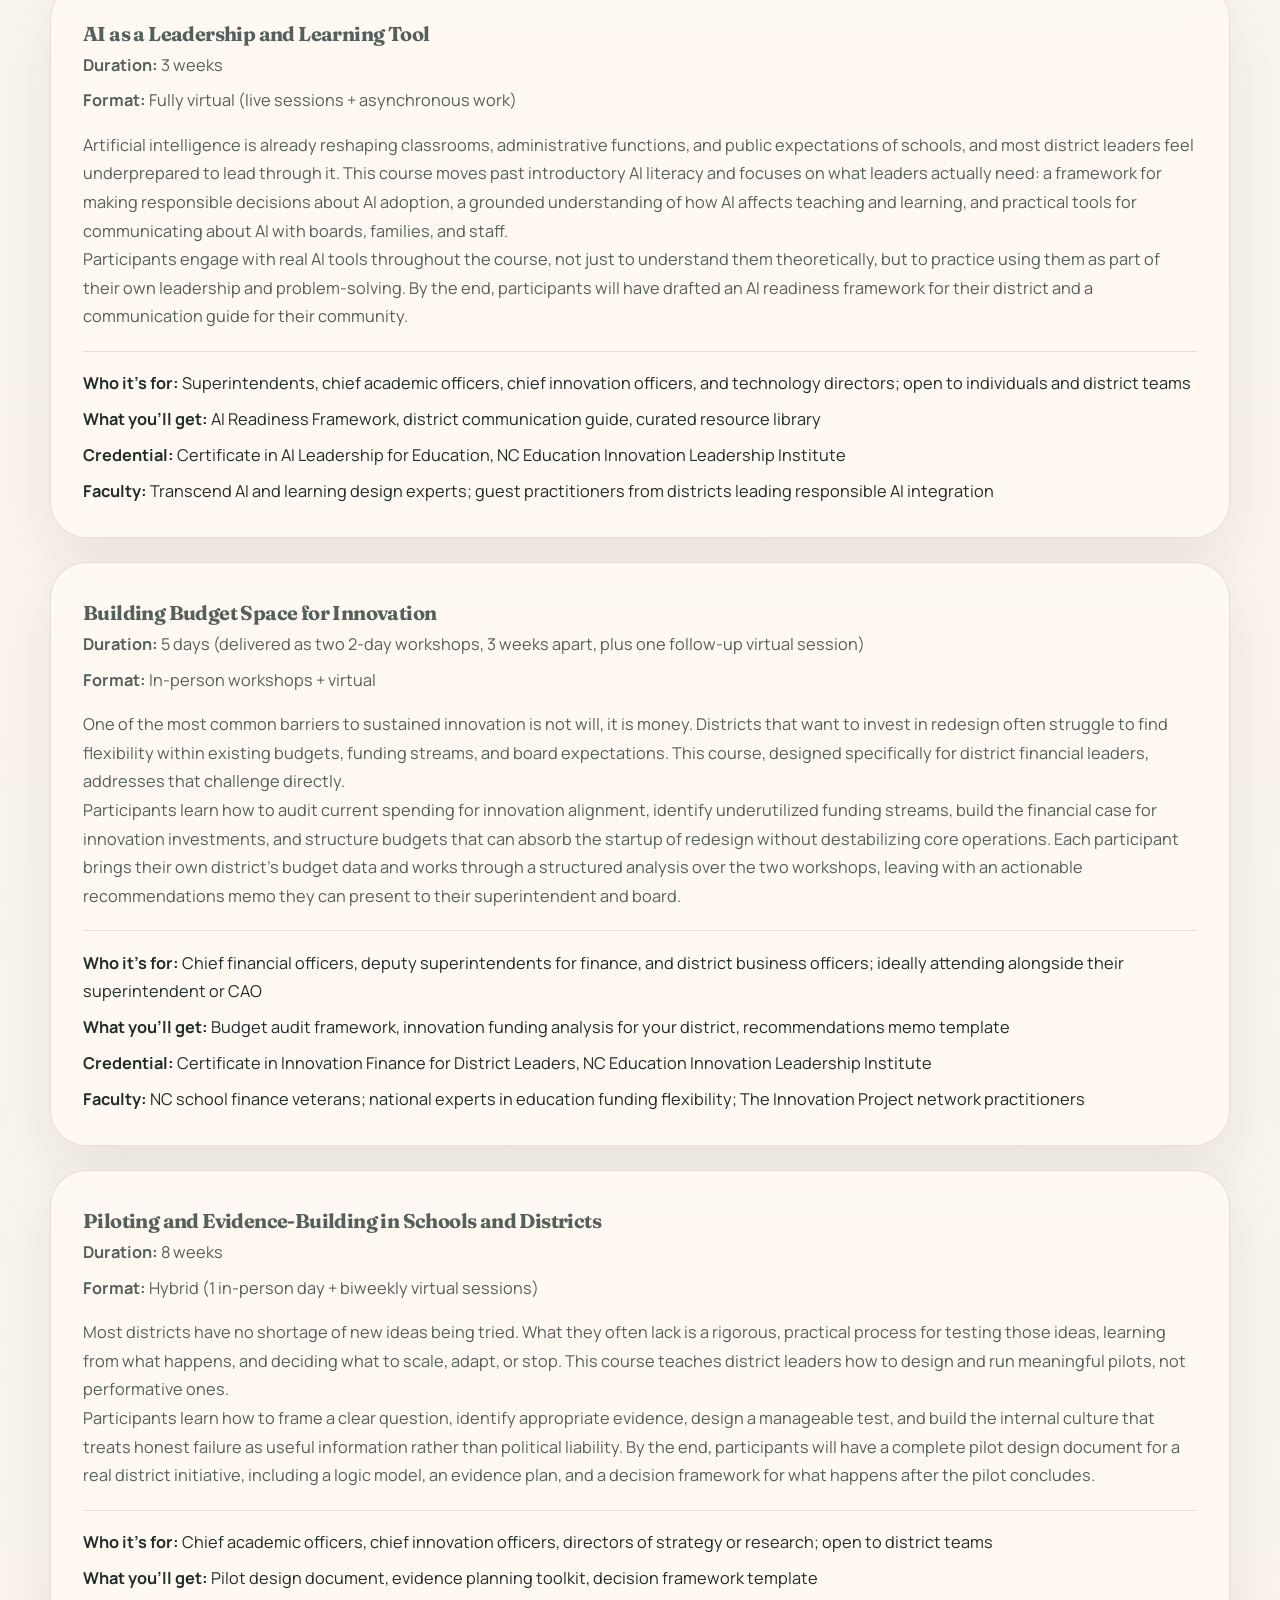
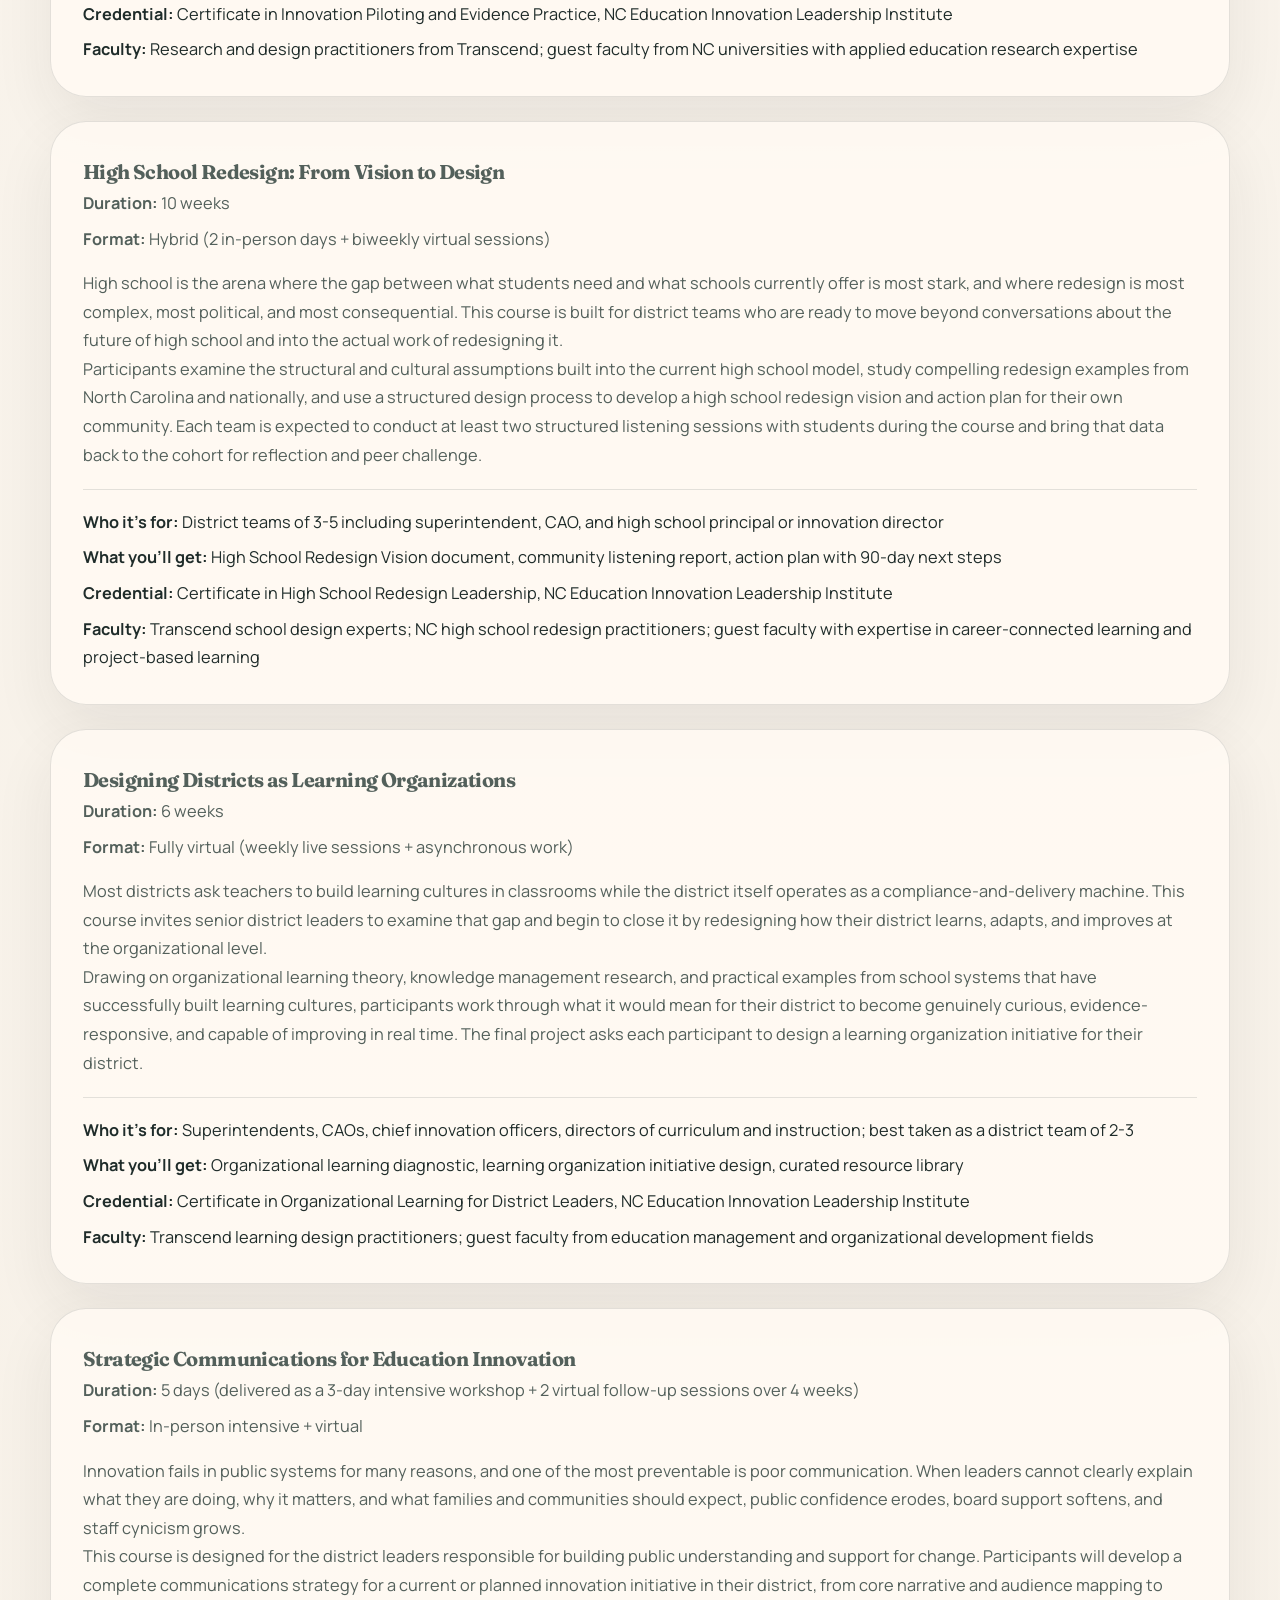
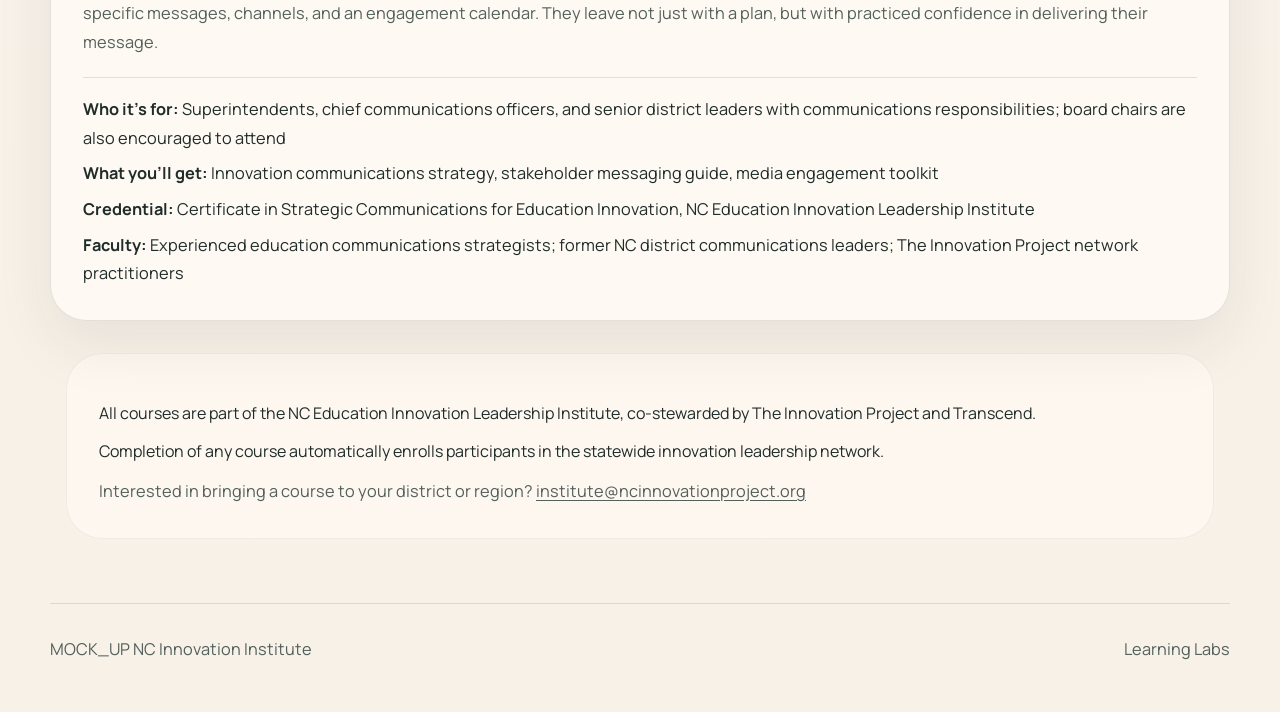
<file: pages/learning-labs.html>
<!DOCTYPE html>
<html lang="en">
  <head>
    <meta charset="UTF-8" />
    <meta name="viewport" content="width=device-width, initial-scale=1.0" />
    <title>Learning Labs | NC Innovation Institute</title>
    <link rel="preconnect" href="https://fonts.googleapis.com" />
    <link rel="preconnect" href="https://fonts.gstatic.com" crossorigin />
    <link
      href="https://fonts.googleapis.com/css2?family=Fraunces:opsz,wght@9..144,500;9..144,600&family=Manrope:wght@400;500;600;700&display=swap"
      rel="stylesheet"
    />
    <link rel="stylesheet" href="../styles.css" />
  </head>
  <body>
    <div class="page-shell">
      <header class="site-header">
        <a class="brand" href="../index.html">
          <span class="brand-mark">NCII</span>
          <span class="brand-text">NC Innovation Institute</span>
        </a>
        <button class="nav-toggle" type="button" aria-expanded="false" aria-controls="site-nav">
          Menu
        </button>
        <nav id="site-nav" class="site-nav" style="position: relative;">
          <a href="./convenings.html">Convenings</a>
          <a href="./learning-labs.html">Learning Labs</a>
          <a href="./fellowships.html" class="fellowships-btn">Fellowships</a>
          <a href="./inspiration-visits.html">Inspiration Visits</a>
          <a href="./network.html">Network</a>
          <a href="./design-journeys.html">Design Journeys</a>
        </nav>
      </header>
      <div style="width: 100%; display: flex; justify-content: flex-end; position: relative; z-index: 10; margin-top: 1.5rem; margin-bottom: 0.5rem;">
        <span style="display: inline-block; font-size: 1.05rem; color: #c0392b; font-family: 'Manrope', sans-serif; font-weight: 500; letter-spacing: 0.01em; background: #ffe066; border-radius: 6px; padding: 0.1em 0.5em;">Illustrative Prototype -- For Feedback Only</span>
      </div>
      </header>

      <main>
        <section class="page-hero section">
          <div class="page-hero-panel hero-flex">
            <div class="page-intro">
              <p class="eyebrow" style="color: var(--rust);">Learning Labs</p>
              <h1>Flexible learning labs designed around the real work of leading a district.</h1>
              <p>
                Every course is built so that participants are creating, testing, planning, or
                building something useful as they learn, not just absorbing content.
              </p>
              <div class="subnav">
                <a href="../index.html">Back to home</a>
                <a href="./fellowships.html" class="fellowships-btn">Next: Fellowships</a>
              </div>
            </div>
            <div class="hero-image-right">
              <img src="../Images/Adults4.png" alt="District leaders collaborating" class="hero-photo-lab" loading="lazy" />
            </div>
          </div>
        </section>

        <section class="section">
          <div class="section-header-wide" style="padding-top: 0.5rem;">
            <p class="eyebrow" style="text-align: center;">Upcoming Learning Labs</p>
            <h2 style="text-align: left; width: 100%; max-width: none;">A catalog of practical learning experiences for district and board leaders.</h2>
          </div>


          <div class="labs-grid">
            <article class="lab-card">
              <p class="lab-kicker">Leading Innovation in Public Education</p>
              <div class="lab-meta">
                <p><strong>Duration:</strong> 4 weeks</p>
                <p><strong>Format:</strong> Hybrid (2 in-person days + 5 virtual sessions)</p>
              </div>
              <div class="lab-desc-row">
                <p class="lab-desc-half">
                  This foundations course is the entry point for leaders new to the Institute or structured innovation work. It introduces the core frameworks: assessing district conditions for change, engaging communities in design, and connecting strategy to redesign. Participants examine NC and national examples, and reflect on their own district's readiness and priorities.
                </p>
                <img src="../Images/Adults3.png" alt="District leaders collaborating" class="lab-desc-img" loading="lazy" />
              </div>
              <p>
                By the end of the course, participants will have completed a preliminary innovation
                readiness diagnostic for their district and drafted an initial "conditions for
                change" memo they can share with their cabinet or board. The course also serves as
                an on-ramp to more specialized offerings, helping participants see which Institute
                pathways are most relevant to their next phase of work.
              </p>
              <div class="lab-outcomes">
                <p><strong>Who it's for:</strong> Superintendents and senior district leaders new to redesign work; also appropriate for board chairs seeking a shared framework with their superintendent</p>
                <p><strong>What you'll get:</strong> Innovation Readiness Diagnostic, Conditions for Change memo, peer cohort connections</p>
                <p><strong>Credential:</strong> Certificate in Education Innovation Foundations, NC Education Innovation Leadership Institute</p>
                <p><strong>Faculty:</strong> Lead facilitators from Transcend's leadership development team, co-facilitated with a veteran North Carolina superintendent from The Innovation Project network</p>
              </div>
            </article>

            <article class="lab-card">
              <p class="lab-kicker">Community-Based Design for District Leaders</p>
              <div class="lab-meta">
                <p><strong>Duration:</strong> 6 weeks</p>
                <p><strong>Format:</strong> Hybrid (1 in-person kickoff day + weekly virtual sessions)</p>
              </div>
              <p>
                Meaningful redesign does not happen when leaders plan in isolation and then
                announce to communities. It happens when students, families, educators, and
                community members are genuinely involved in shaping what learning looks like. This
                course builds the practical skills district leaders need to run authentic
                community-based design processes, from structuring listening sessions and
                stakeholder engagements to synthesizing community input into actionable design
                principles that actually influence decisions.
              </p>
              <p>
                Participants will practice facilitation techniques, work through common pitfalls,
                and build a community engagement plan tailored to a real initiative in their
                district. Guest practitioners who have led community-based design in North Carolina
                contexts will join several sessions to share what worked, what did not, and what
                they wish they had known. By the end of the course, participants will have a
                complete community engagement roadmap for an actual project in their district.
              </p>
              <div class="lab-outcomes">
                <p><strong>Who it's for:</strong> Superintendents, chief academic officers, chief innovation officers, and district leaders responsible for strategic planning or school redesign</p>
                <p><strong>What you'll get:</strong> Community Engagement Roadmap, facilitation toolkit, access to Transcend's community-based design resources</p>
                <p><strong>Credential:</strong> Certificate in Community-Based Design, NC Education Innovation Leadership Institute</p>
                <p><strong>Faculty:</strong> Transcend community design practitioners; guest practitioners from NC districts with demonstrated community engagement experience</p>
              </div>
            </article>

            <article class="lab-card">
              <p class="lab-kicker">Governing for Innovation: A Course for Board Leaders</p>
              <div class="lab-meta">
                <p><strong>Duration:</strong> 5 days (delivered as a 2-day summit + 3 individual coaching sessions over 6 weeks)</p>
                <p><strong>Format:</strong> In-person summit + virtual coaching</p>
              </div>
              <p>
                School boards are often the unsung variable in whether innovation succeeds or
                stalls. A board that does not share a superintendent's vision, or does not
                understand what redesign actually requires, can slow or stop meaningful change even
                when leaders are doing everything right. This course is designed specifically for
                board members and board chairs who want to govern more effectively during a period
                of intentional transformation.
              </p>
              <p>
                Participants will examine real case studies of board-superintendent alignment and
                misalignment, work through governance frameworks designed for innovation contexts,
                and develop concrete agreements about how their board will engage with redesign
                efforts over the next year. The three follow-up coaching sessions allow each board
                to apply what they have learned to their specific governance challenges and
                decisions. This course is most powerful when a superintendent and board chair attend
                together.
              </p>
              <div class="lab-outcomes">
                <p><strong>Who it's for:</strong> Board members, board chairs, ideally attending alongside their superintendent</p>
                <p><strong>What you'll get:</strong> Governance for Innovation framework, board-superintendent alignment agreement template, 3 individual coaching sessions</p>
                <p><strong>Credential:</strong> Certificate in Innovation Governance, NC Education Innovation Leadership Institute</p>
                <p><strong>Faculty:</strong> Former NC school board members with innovation leadership experience; Transcend senior advisors; The Innovation Project leadership</p>
              </div>
            </article>

            <article class="lab-card">
              <p class="lab-kicker">AI as a Leadership and Learning Tool</p>
              <div class="lab-meta">
                <p><strong>Duration:</strong> 3 weeks</p>
                <p><strong>Format:</strong> Fully virtual (live sessions + asynchronous work)</p>
              </div>
              <p>
                Artificial intelligence is already reshaping classrooms, administrative functions,
                and public expectations of schools, and most district leaders feel underprepared to
                lead through it. This course moves past introductory AI literacy and focuses on
                what leaders actually need: a framework for making responsible decisions about AI
                adoption, a grounded understanding of how AI affects teaching and learning, and
                practical tools for communicating about AI with boards, families, and staff.
              </p>
              <p>
                Participants engage with real AI tools throughout the course, not just to
                understand them theoretically, but to practice using them as part of their own
                leadership and problem-solving. By the end, participants will have drafted an AI
                readiness framework for their district and a communication guide for their
                community.
              </p>
              <div class="lab-outcomes">
                <p><strong>Who it's for:</strong> Superintendents, chief academic officers, chief innovation officers, and technology directors; open to individuals and district teams</p>
                <p><strong>What you'll get:</strong> AI Readiness Framework, district communication guide, curated resource library</p>
                <p><strong>Credential:</strong> Certificate in AI Leadership for Education, NC Education Innovation Leadership Institute</p>
                <p><strong>Faculty:</strong> Transcend AI and learning design experts; guest practitioners from districts leading responsible AI integration</p>
              </div>
            </article>

            <article class="lab-card">
              <p class="lab-kicker">Building Budget Space for Innovation</p>
              <div class="lab-meta">
                <p><strong>Duration:</strong> 5 days (delivered as two 2-day workshops, 3 weeks apart, plus one follow-up virtual session)</p>
                <p><strong>Format:</strong> In-person workshops + virtual</p>
              </div>
              <p>
                One of the most common barriers to sustained innovation is not will, it is money.
                Districts that want to invest in redesign often struggle to find flexibility within
                existing budgets, funding streams, and board expectations. This course, designed
                specifically for district financial leaders, addresses that challenge directly.
              </p>
              <p>
                Participants learn how to audit current spending for innovation alignment, identify
                underutilized funding streams, build the financial case for innovation investments,
                and structure budgets that can absorb the startup of redesign without
                destabilizing core operations. Each participant brings their own district's budget
                data and works through a structured analysis over the two workshops, leaving with
                an actionable recommendations memo they can present to their superintendent and
                board.
              </p>
              <div class="lab-outcomes">
                <p><strong>Who it's for:</strong> Chief financial officers, deputy superintendents for finance, and district business officers; ideally attending alongside their superintendent or CAO</p>
                <p><strong>What you'll get:</strong> Budget audit framework, innovation funding analysis for your district, recommendations memo template</p>
                <p><strong>Credential:</strong> Certificate in Innovation Finance for District Leaders, NC Education Innovation Leadership Institute</p>
                <p><strong>Faculty:</strong> NC school finance veterans; national experts in education funding flexibility; The Innovation Project network practitioners</p>
              </div>
            </article>

            <article class="lab-card">
              <p class="lab-kicker">Piloting and Evidence-Building in Schools and Districts</p>
              <div class="lab-meta">
                <p><strong>Duration:</strong> 8 weeks</p>
                <p><strong>Format:</strong> Hybrid (1 in-person day + biweekly virtual sessions)</p>
              </div>
              <p>
                Most districts have no shortage of new ideas being tried. What they often lack is a
                rigorous, practical process for testing those ideas, learning from what happens,
                and deciding what to scale, adapt, or stop. This course teaches district leaders
                how to design and run meaningful pilots, not performative ones.
              </p>
              <p>
                Participants learn how to frame a clear question, identify appropriate evidence,
                design a manageable test, and build the internal culture that treats honest failure
                as useful information rather than political liability. By the end, participants
                will have a complete pilot design document for a real district initiative,
                including a logic model, an evidence plan, and a decision framework for what
                happens after the pilot concludes.
              </p>
              <div class="lab-outcomes">
                <p><strong>Who it's for:</strong> Chief academic officers, chief innovation officers, directors of strategy or research; open to district teams</p>
                <p><strong>What you'll get:</strong> Pilot design document, evidence planning toolkit, decision framework template</p>
                <p><strong>Credential:</strong> Certificate in Innovation Piloting and Evidence Practice, NC Education Innovation Leadership Institute</p>
                <p><strong>Faculty:</strong> Research and design practitioners from Transcend; guest faculty from NC universities with applied education research expertise</p>
              </div>
            </article>

            <article class="lab-card">
              <p class="lab-kicker">High School Redesign: From Vision to Design</p>
              <div class="lab-meta">
                <p><strong>Duration:</strong> 10 weeks</p>
                <p><strong>Format:</strong> Hybrid (2 in-person days + biweekly virtual sessions)</p>
              </div>
              <p>
                High school is the arena where the gap between what students need and what schools
                currently offer is most stark, and where redesign is most complex, most political,
                and most consequential. This course is built for district teams who are ready to
                move beyond conversations about the future of high school and into the actual work
                of redesigning it.
              </p>
              <p>
                Participants examine the structural and cultural assumptions built into the current
                high school model, study compelling redesign examples from North Carolina and
                nationally, and use a structured design process to develop a high school redesign
                vision and action plan for their own community. Each team is expected to conduct at
                least two structured listening sessions with students during the course and bring
                that data back to the cohort for reflection and peer challenge.
              </p>
              <div class="lab-outcomes">
                <p><strong>Who it's for:</strong> District teams of 3-5 including superintendent, CAO, and high school principal or innovation director</p>
                <p><strong>What you'll get:</strong> High School Redesign Vision document, community listening report, action plan with 90-day next steps</p>
                <p><strong>Credential:</strong> Certificate in High School Redesign Leadership, NC Education Innovation Leadership Institute</p>
                <p><strong>Faculty:</strong> Transcend school design experts; NC high school redesign practitioners; guest faculty with expertise in career-connected learning and project-based learning</p>
              </div>
            </article>

            <article class="lab-card">
              <p class="lab-kicker">Designing Districts as Learning Organizations</p>
              <div class="lab-meta">
                <p><strong>Duration:</strong> 6 weeks</p>
                <p><strong>Format:</strong> Fully virtual (weekly live sessions + asynchronous work)</p>
              </div>
              <p>
                Most districts ask teachers to build learning cultures in classrooms while the
                district itself operates as a compliance-and-delivery machine. This course invites
                senior district leaders to examine that gap and begin to close it by redesigning
                how their district learns, adapts, and improves at the organizational level.
              </p>
              <p>
                Drawing on organizational learning theory, knowledge management research, and
                practical examples from school systems that have successfully built learning
                cultures, participants work through what it would mean for their district to become
                genuinely curious, evidence-responsive, and capable of improving in real time. The
                final project asks each participant to design a learning organization initiative for
                their district.
              </p>
              <div class="lab-outcomes">
                <p><strong>Who it's for:</strong> Superintendents, CAOs, chief innovation officers, directors of curriculum and instruction; best taken as a district team of 2-3</p>
                <p><strong>What you'll get:</strong> Organizational learning diagnostic, learning organization initiative design, curated resource library</p>
                <p><strong>Credential:</strong> Certificate in Organizational Learning for District Leaders, NC Education Innovation Leadership Institute</p>
                <p><strong>Faculty:</strong> Transcend learning design practitioners; guest faculty from education management and organizational development fields</p>
              </div>
            </article>

            <article class="lab-card">
              <p class="lab-kicker">Strategic Communications for Education Innovation</p>
              <div class="lab-meta">
                <p><strong>Duration:</strong> 5 days (delivered as a 3-day intensive workshop + 2 virtual follow-up sessions over 4 weeks)</p>
                <p><strong>Format:</strong> In-person intensive + virtual</p>
              </div>
              <p>
                Innovation fails in public systems for many reasons, and one of the most
                preventable is poor communication. When leaders cannot clearly explain what they
                are doing, why it matters, and what families and communities should expect, public
                confidence erodes, board support softens, and staff cynicism grows.
              </p>
              <p>
                This course is designed for the district leaders responsible for building public
                understanding and support for change. Participants will develop a complete
                communications strategy for a current or planned innovation initiative in their
                district, from core narrative and audience mapping to specific messages, channels,
                and an engagement calendar. They leave not just with a plan, but with practiced
                confidence in delivering their message.
              </p>
              <div class="lab-outcomes">
                <p><strong>Who it's for:</strong> Superintendents, chief communications officers, and senior district leaders with communications responsibilities; board chairs are also encouraged to attend</p>
                <p><strong>What you'll get:</strong> Innovation communications strategy, stakeholder messaging guide, media engagement toolkit</p>
                <p><strong>Credential:</strong> Certificate in Strategic Communications for Education Innovation, NC Education Innovation Leadership Institute</p>
                <p><strong>Faculty:</strong> Experienced education communications strategists; former NC district communications leaders; The Innovation Project network practitioners</p>
              </div>
            </article>
          </div>

          <div class="section section-soft closing-panel">
            <p>
              All courses are part of the NC Education Innovation Leadership Institute,
              co-stewarded by The Innovation Project and Transcend.
            </p>
            <p>
              Completion of any course automatically enrolls participants in the statewide
              innovation leadership network.
            </p>
            <p class="contact-line">
              Interested in bringing a course to your district or region?
              <a href="mailto:institute@ncinnovationproject.org">institute@ncinnovationproject.org</a>
            </p>
          </div>
        </section>
      </main>

      <footer class="site-footer">
        <p>MOCK_UP NC Innovation Institute</p>
        <p>Learning Labs</p>
      </footer>
    </div>
    <script src="../script.js"></script>
  </body>
</html>
</file>
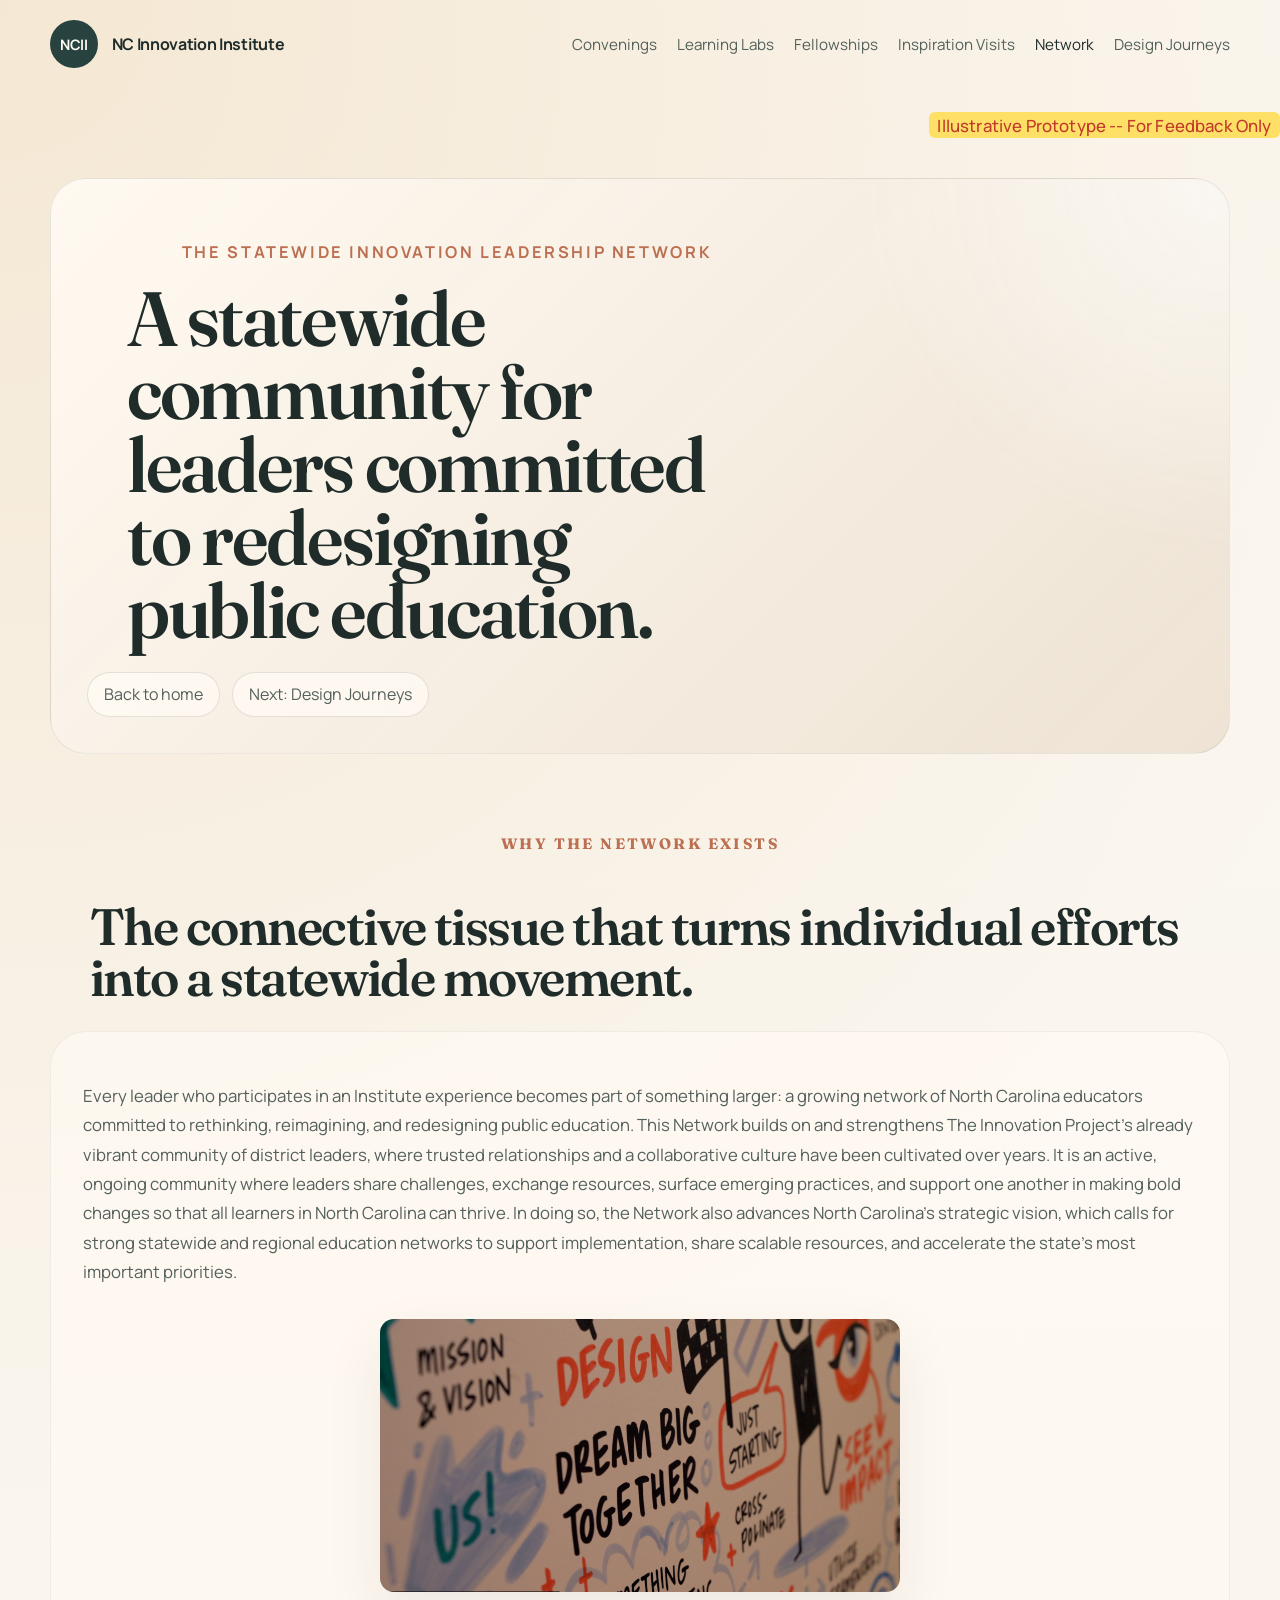
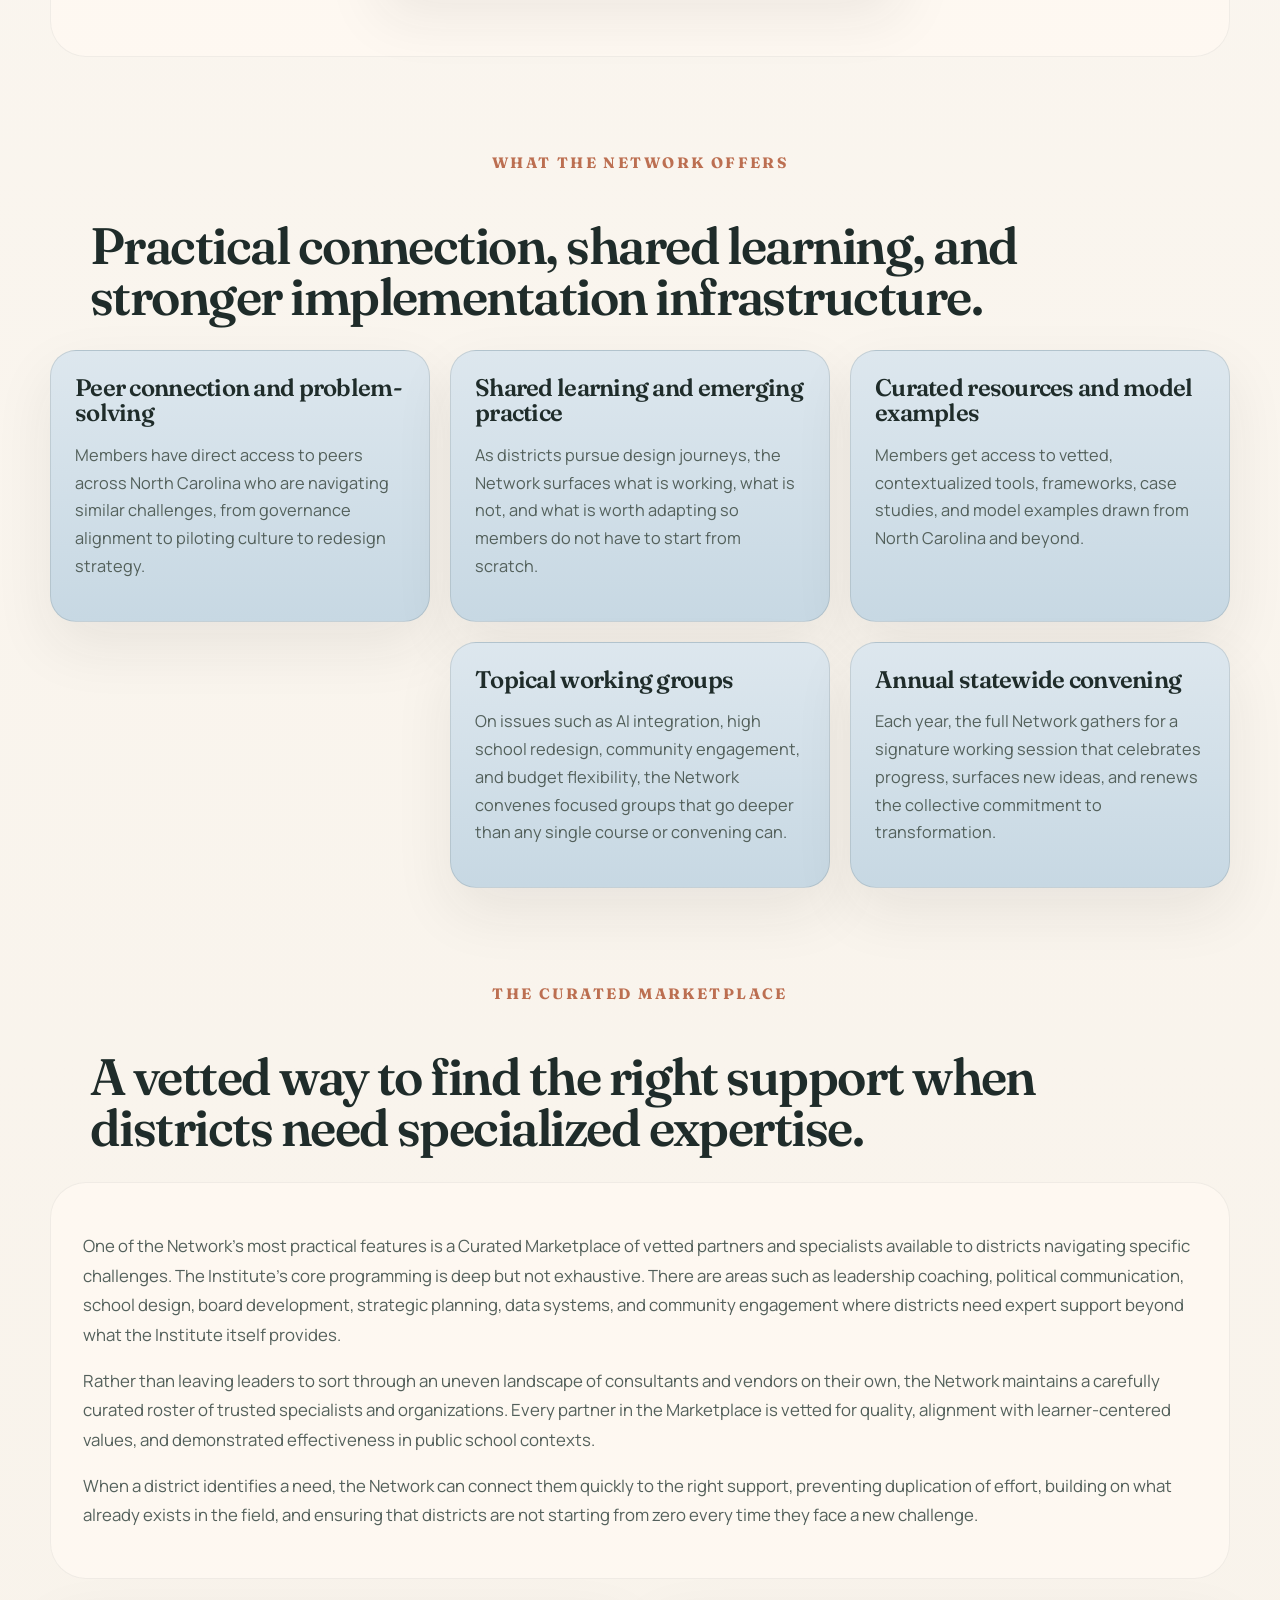
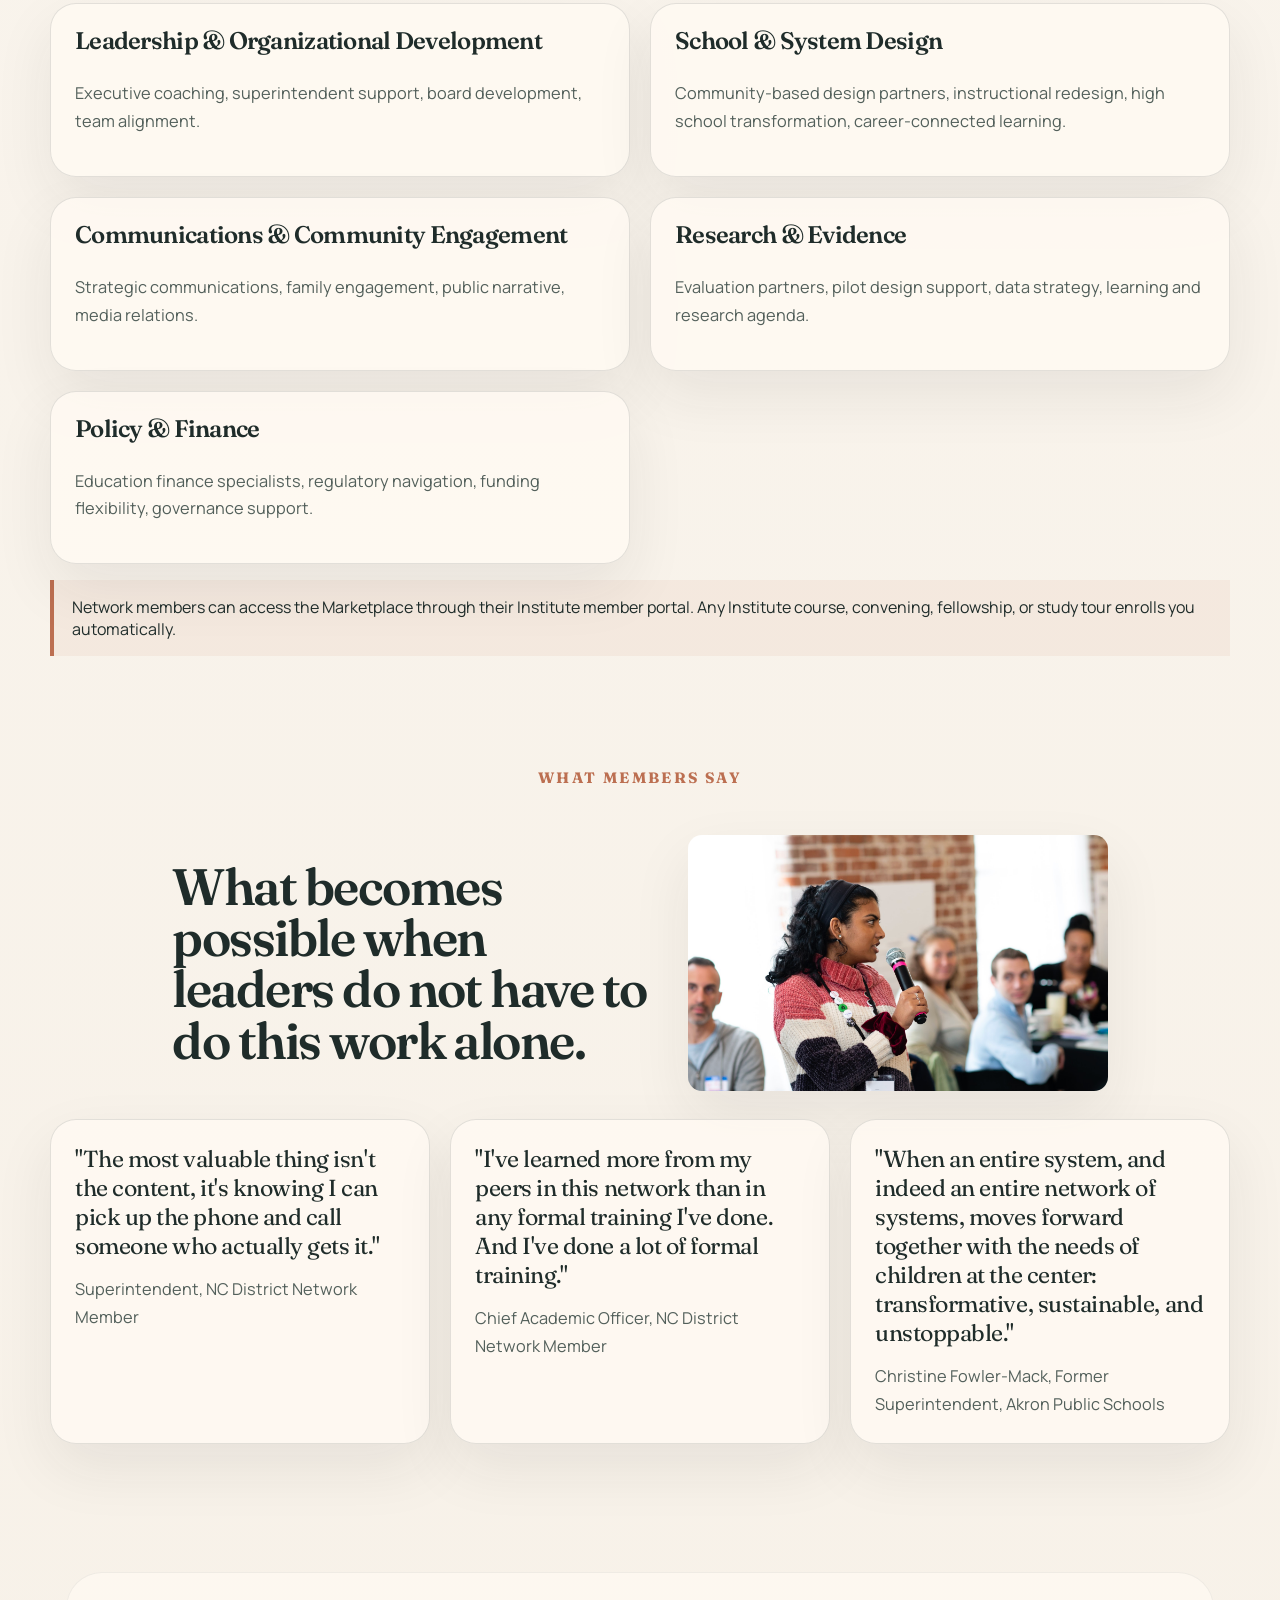
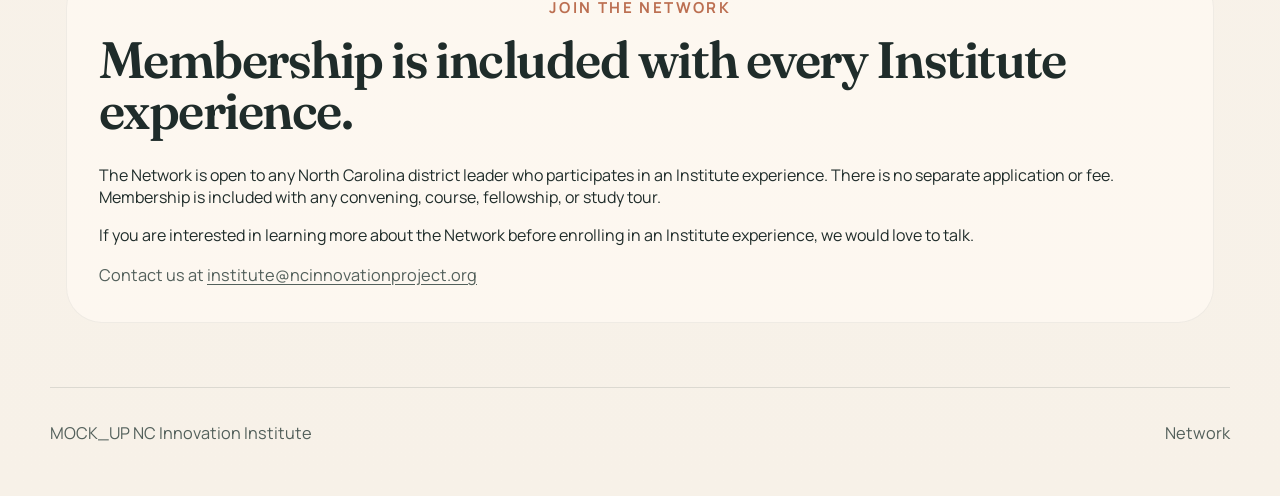
<file: pages/network.html>
<!DOCTYPE html>
<html lang="en">
  <head>
    <meta charset="UTF-8" />
    <meta name="viewport" content="width=device-width, initial-scale=1.0" />
    <title>Network | NC Innovation Institute</title>
    <link rel="preconnect" href="https://fonts.googleapis.com" />
    <link rel="preconnect" href="https://fonts.gstatic.com" crossorigin />
    <link
      href="https://fonts.googleapis.com/css2?family=Fraunces:opsz,wght@9..144,500;9..144,600&family=Manrope:wght@400;500;600;700&display=swap"
      rel="stylesheet"
    />
    <link rel="stylesheet" href="../styles.css" />
  </head>
  <body>
    <div class="page-shell">
      <header class="site-header">
        <a class="brand" href="../index.html">
          <span class="brand-mark">NCII</span>
          <span class="brand-text">NC Innovation Institute</span>
        </a>
        <button class="nav-toggle" type="button" aria-expanded="false" aria-controls="site-nav">
          Menu
        </button>
        <nav id="site-nav" class="site-nav" style="position: relative;">
          <a href="./convenings.html">Convenings</a>
          <a href="./learning-labs.html">Learning Labs</a>
          <a href="./fellowships.html">Fellowships</a>
          <a href="./inspiration-visits.html">Inspiration Visits</a>
          <a href="./network.html">Network</a>
          <a href="./design-journeys.html">Design Journeys</a>
        </nav>
      </header>
      <div style="width: 100%; display: flex; justify-content: flex-end; position: relative; z-index: 10; margin-top: 1.5rem; margin-bottom: 0.5rem;">
        <span style="display: inline-block; font-size: 1.05rem; color: #c0392b; font-family: 'Manrope', sans-serif; font-weight: 500; letter-spacing: 0.01em; background: #ffe066; border-radius: 6px; padding: 0.1em 0.5em;">Illustrative Prototype -- For Feedback Only</span>
      </div>
      </header>
      <main>
        <section class="page-hero section">
          <div class="page-hero-panel accent-ink">
            <div class="page-intro">
              <p class="eyebrow" style="text-align: center; color: var(--rust);">The Statewide Innovation Leadership Network</p>
              <div style="display: flex; align-items: center; gap: 2.5rem; flex-wrap: nowrap; justify-content: center;">
                <h1 class="section-header-wide" style="margin-bottom: 0; white-space: pre-line;">A statewide community for leaders committed to redesigning public education.</h1>
              </div>
            </div>
            <div class="subnav">
              <a href="../index.html">Back to home</a>
              <a href="./design-journeys.html">Next: Design Journeys</a>
            </div>
          </div>
        </section>

        <section class="section">
          <div class="section-header-wide" style="padding-top: 0.5rem;">
            <p class="eyebrow" style="text-align: center;">Why the Network exists</p>
            <h2 style="text-align: left; width: 100%; max-width: none;">The connective tissue that turns individual efforts into a statewide movement.</h2>
          </div>
          <div class="section-soft fellowship-intro">
            <p>
               Every leader who participates in an Institute experience becomes part of something larger: a growing network of North Carolina educators committed to rethinking, reimagining, and redesigning public education. This Network builds on and strengthens The Innovation Project’s already vibrant community of district leaders, where trusted relationships and a collaborative culture have been cultivated over years. It is an active, ongoing community where leaders share challenges, exchange resources, surface emerging practices, and support one another in making bold changes so that all learners in North Carolina can thrive. In doing so, the Network also advances North Carolina’s strategic vision, which calls for strong statewide and regional education networks to support implementation, share scalable resources, and accelerate the state’s most important priorities.
            </p>
            <div style="display: flex; justify-content: center; margin: 2rem 0;">
              <img src="../Images/Dream.png" alt="Dream" style="max-width: 520px; width: 100%; height: auto; border-radius: 14px; box-shadow: var(--shadow); display: block;" loading="lazy" />
            </div>
          </div>
        </section>


        <section class="section">
          <div class="section-header-wide" style="padding-top: 0.5rem;">
            <p class="eyebrow" style="text-align: center;">What the Network offers</p>
            <h2 style="text-align: left; width: 100%; max-width: none;">Practical connection, shared learning, and stronger implementation infrastructure.</h2>
          </div>
          <div class="detail-grid">
            <article class="detail-card">
              <h3>Peer connection and problem-solving</h3>
              <p>
                Members have direct access to peers across North Carolina who are navigating similar
                challenges, from governance alignment to piloting culture to redesign strategy.
              </p>
            </article>
            <article class="detail-card">
              <h3>Shared learning and emerging practice</h3>
              <p>
                As districts pursue design journeys, the Network surfaces what is working, what is
                not, and what is worth adapting so members do not have to start from scratch.
              </p>
            </article>
            <article class="detail-card">
              <h3>Curated resources and model examples</h3>
              <p>
                Members get access to vetted, contextualized tools, frameworks, case studies, and
                model examples drawn from North Carolina and beyond.
              </p>
            </article>
            <article class="detail-card">
              <h3>Topical working groups</h3>
              <p>
                On issues such as AI integration, high school redesign, community engagement, and
                budget flexibility, the Network convenes focused groups that go deeper than any
                single course or convening can.
              </p>
            </article>
            <article class="detail-card">
              <h3>Annual statewide convening</h3>
              <p>
                Each year, the full Network gathers for a signature working session that celebrates
                progress, surfaces new ideas, and renews the collective commitment to
                transformation.
              </p>
            </article>
          </div>
        </section>

        <section class="section">
          <div class="section-header-wide" style="padding-top: 0.5rem;">
            <p class="eyebrow" style="text-align: center;">The Curated Marketplace</p>
            <h2 style="text-align: left; width: 100%; max-width: none;">A vetted way to find the right support when districts need specialized expertise.</h2>
          </div>
          <div class="section-soft fellowship-intro">
            <p>
              One of the Network's most practical features is a Curated Marketplace of vetted
              partners and specialists available to districts navigating specific challenges. The
              Institute's core programming is deep but not exhaustive. There are areas such as
              leadership coaching, political communication, school design, board development,
              strategic planning, data systems, and community engagement where districts need
              expert support beyond what the Institute itself provides.
            </p>
            <p>
              Rather than leaving leaders to sort through an uneven landscape of consultants and
              vendors on their own, the Network maintains a carefully curated roster of trusted
              specialists and organizations. Every partner in the Marketplace is vetted for
              quality, alignment with learner-centered values, and demonstrated effectiveness in
              public school contexts.
            </p>
            <p>
              When a district identifies a need, the Network can connect them quickly to the right
              support, preventing duplication of effort, building on what already exists in the
              field, and ensuring that districts are not starting from zero every time they face a
              new challenge.
            </p>
          </div>
          <div class="marketplace-grid">
            <article class="audience-card">
              <h3>Leadership &amp; Organizational Development</h3>
              <p>Executive coaching, superintendent support, board development, team alignment.</p>
            </article>
            <article class="audience-card">
              <h3>School &amp; System Design</h3>
              <p>Community-based design partners, instructional redesign, high school transformation, career-connected learning.</p>
            </article>
            <article class="audience-card">
              <h3>Communications &amp; Community Engagement</h3>
              <p>Strategic communications, family engagement, public narrative, media relations.</p>
            </article>
            <article class="audience-card">
              <h3>Research &amp; Evidence</h3>
              <p>Evaluation partners, pilot design support, data strategy, learning and research agenda.</p>
            </article>
            <article class="audience-card">
              <h3>Policy &amp; Finance</h3>
              <p>Education finance specialists, regulatory navigation, funding flexibility, governance support.</p>
            </article>
          </div>
          <p class="note">
            Network members can access the Marketplace through their Institute member portal. Any
            Institute course, convening, fellowship, or study tour enrolls you automatically.
          </p>
        </section>

        <section class="section">
          <div class="section-header-wide" style="padding-top: 0.5rem;">
            <p class="eyebrow" style="text-align: center;">What members say</p>
            <div style="display: flex; align-items: center; justify-content: center; gap: 2.5rem; flex-wrap: wrap;">
              <h2 style="margin: 0;">What becomes possible when leaders do not have to do this work alone.</h2>
              <img src="../Images/Ntwk.png" alt="Network graphic" style="height: 16em; max-width: 1100px; width: auto; border-radius: 14px; box-shadow: var(--shadow); object-fit: contain; display: block;" loading="lazy" />
            </div>
          </div>
          <div class="quote-grid">
            <article class="quote-card">
              <p class="quote">
                "The most valuable thing isn't the content, it's knowing I can pick up the phone
                and call someone who actually gets it."
              </p>
              <p class="quote-attribution">Superintendent, NC District Network Member</p>
            </article>
            <article class="quote-card">
              <p class="quote">
                "I've learned more from my peers in this network than in any formal training I've
                done. And I've done a lot of formal training."
              </p>
              <p class="quote-attribution">Chief Academic Officer, NC District Network Member</p>
            </article>
            <article class="quote-card">
              <p class="quote">
                "When an entire system, and indeed an entire network of systems, moves forward
                together with the needs of children at the center: transformative, sustainable, and
                unstoppable."
              </p>
              <p class="quote-attribution">
                Christine Fowler-Mack, Former Superintendent, Akron Public Schools
              </p>
            </article>
          </div>
        </section>

        <section class="section">
          <div class="section section-soft closing-panel">
            <div class="section-heading">
              <p class="eyebrow">Join the Network</p>
              <h2 class="section-header-wide">Membership is included with every Institute experience.</h2>
            </div>
            <p>
              The Network is open to any North Carolina district leader who participates in an
              Institute experience. There is no separate application or fee. Membership is included
              with any convening, course, fellowship, or study tour.
            </p>
            <p>
              If you are interested in learning more about the Network before enrolling in an
              Institute experience, we would love to talk.
            </p>
            <p class="contact-line">
              Contact us at
              <a href="mailto:institute@ncinnovationproject.org">institute@ncinnovationproject.org</a>
            </p>
          </div>
        </section>
      </main>

      <footer class="site-footer">
        <p>MOCK_UP NC Innovation Institute</p>
        <p>Network</p>
      </footer>
    </div>
    <script src="../script.js"></script>
  </body>
</html>
</file>
<file: styles.css>
/* Row layout for first course description and image */
.lab-desc-row {
  display: flex;
  flex-direction: row;
  align-items: flex-start;
  gap: 2.5rem;
  margin-bottom: 1.5rem;
}
.lab-desc-img {
  max-width: 700px;
  width: 90vw;
  height: auto;
  border-radius: 14px;
  box-shadow: var(--shadow);
  display: block;
  margin-top: -72px;
}
@media (max-width: 900px) {
  .lab-desc-row {
    flex-direction: column;
    gap: 1.2rem;
  }
  .lab-desc-img {
    width: 100%;
    max-width: 100%;
    margin: 0 auto;
  }
}
/* Flex layout for hero section on Learning Labs */
.hero-flex {
  display: flex;
  flex-direction: row;
  align-items: center;
  justify-content: space-between;
  gap: 2.5rem;
}
.hero-image-right {
  flex: 2 1 0;
  display: flex;
  align-items: stretch;
  justify-content: flex-end;
  min-width: 340px;
  max-width: 100%;
}
.hero-photo-lab {
  max-width: 1200px;
  width: 100%;
  height: auto;
  object-fit: cover;
  border-radius: 18px;
  box-shadow: var(--shadow);
  display: block;
}
@media (min-width: 1100px) {
  .hero-photo-lab {
    max-width: 810px;
  }
}
@media (min-width: 1100px) {
  .hero-photo-lab {
    max-width: 810px;
  }
}
@media (max-width: 900px) {
  .hero-flex {
    flex-direction: column;
    gap: 1.5rem;
  }
  .hero-image-right {
    justify-content: center;
    margin-top: 1.5rem;
  }
}
/* Rust background for Fellowships button on hover/focus/active */
.fellowships-btn:hover,
.fellowships-btn:focus,
.fellowships-btn:active {
  background: linear-gradient(180deg, #efd5ca, #e7b8a4) !important;
  color: var(--text) !important;
  border-radius: 999px;
  transition: background 0.2s;
}
/* Sage background, default text color for subnav tab */
.sage-tab {
  background: linear-gradient(180deg, #e6ebdf, #d9e0d0);
  color: var(--text) !important;
  border-radius: 999px;
  padding: 0.4em 1.2em;
  font-weight: 600;
  text-decoration: none;
  margin-left: 0.5em;
  transition: background 0.2s;
}
.sage-tab:hover {
  background: linear-gradient(180deg, #d9e0d0, #e6ebdf);
}
/* Sage text color for Learning Labs links */
.sage-link {
  color: #aeb79f !important;
  background: none !important;
}
.button-sand {
  background: var(--sand);
  color: var(--ink);
  border: none;
}

.button-rust {
  background: var(--rust);
  color: #fffaf3;
  border: none;
}

.button-ink {
  background: var(--ink);
  color: #fffaf3;
  border: none;
}
/* CTA Eyebrow Header */
.cta-eyebrow {
  color: var(--rust);
  text-transform: uppercase;
  font-size: 1.13rem;
  font-family: "Fraunces", serif;
  font-weight: 700;
  letter-spacing: 0.16em;
  text-align: center;
  margin-bottom: 2rem;
}

.cta-header {
  font-family: "Fraunces", serif;
  font-size: 2rem;
  font-weight: 600;
  text-align: center;
  margin: 0 auto 1rem auto;
  width: 100%;
}

.cta-panel {
  max-width: 650px;
}

.cta-actions-row {
  display: flex;
  flex-wrap: wrap;
  gap: 1.1rem;
  justify-content: center;
  margin-top: 1.5rem;
  margin-bottom: 0.5rem;
}
/* Two-column feature grid for TIP/Transcend */
.feature-grid-2up {
  display: grid;
  grid-template-columns: 1fr 1fr;
  gap: 3rem;
  justify-items: stretch;
  align-items: start;
  margin-bottom: 0;
  width: 100%;
  max-width: 900px;
  margin-left: auto;
  margin-right: auto;
}

.feature-grid-2up article {
  flex: 1 1 0;
  max-width: 380px;
  min-width: 260px;
  min-height: 340px;
  margin: 0;
  display: flex;
  flex-direction: column;
  align-items: center;
  justify-content: stretch;
}

/* Together box spans both columns below */
.feature-together {
  grid-column: 1 / -1;
  background: var(--surface-strong);
  border: 1.5px solid var(--line);
  border-radius: var(--radius-lg);
  box-shadow: var(--shadow);
  margin-top: -0.5rem;
  margin-bottom: 2rem;
  padding: 2rem 1.5rem 1.5rem 1.5rem;
  text-align: center;
  font-size: 1.13rem;
  font-family: "Manrope", sans-serif;
}

.feature-together h3 {
  margin-top: 0;
  margin-bottom: 0.5rem;
  font-size: 1.3rem;
  font-family: "Fraunces", serif;
  font-weight: 600;
}
/* Style for feature grid logos */
.feature-logo {
  display: block;
  max-width: 180px;
  width: 100%;
  height: auto;
  margin: 0 auto 1rem auto;
  border-radius: 12px;
  box-shadow: 0 2px 12px rgba(0,0,0,0.07);
}
/* Make section-header-wide span both columns and match section-heading width */
.section-header-wide {
  width: 100%;
  max-width: 100vw;
  margin-left: 0;
  padding: 0 40px;
  margin-top: -2rem;
  margin-bottom: 1.75rem;
  text-align: left;
  font-family: "Fraunces", serif;
  font-weight: 600;
  letter-spacing: -0.03em;
}
:root {
  --bg: #f7f1e8;
  --surface: #fffaf3;
  --surface-strong: #f0e5d5;
  --text: #1f2c2a;
  --muted: #53605b;
  --line: rgba(31, 44, 42, 0.12);
  --sand: #dcc7a1;
  --sage: #aeb79f;
  --rust: #bc6f51;
  --blue: #7b9db4;
  --ink: #27423f;
  --gold: #d7a44c;
  --shadow: 0 24px 60px rgba(37, 41, 37, 0.08);
  --radius-xl: 36px;
  --radius-lg: 26px;
  --radius-md: 18px;
  --content-width: 1180px;
}

* {
  box-sizing: border-box;
}

html {
  scroll-behavior: smooth;
}

body {
  margin: 0;
  font-family: "Manrope", sans-serif;
  color: var(--text);
  background:
    radial-gradient(circle at top left, rgba(215, 164, 76, 0.18), transparent 28%),
    linear-gradient(180deg, #fbf7f1 0%, #f7f1e8 100%);
}

a {
  color: inherit;
  text-decoration: none;
}

.page-shell {
  min-height: 100vh;
}

.site-header,
.site-footer,
.hero,
.section {
  width: min(calc(100% - 2rem), var(--content-width));
  margin: 0 auto;
}

.site-header {
  display: flex;
  align-items: center;
  justify-content: space-between;
  gap: 1rem;
  padding: 1.25rem 0;
}

.brand {
  display: inline-flex;
  align-items: center;
  gap: 0.85rem;
  font-weight: 700;
  letter-spacing: -0.02em;
}

.brand-mark {
  display: inline-flex;
  align-items: center;
  justify-content: center;
  width: 3rem;
  height: 3rem;
  border-radius: 999px;
  background: var(--ink);
  color: #fffaf3;
  font-size: 0.9rem;
}

.brand-text {
  font-size: 1rem;
}

.nav-toggle {
  display: none;
  border: 1px solid var(--line);
  background: rgba(255, 250, 243, 0.7);
  border-radius: 999px;
  padding: 0.75rem 1rem;
  font: inherit;
  color: var(--text);
}

.site-nav {
  display: flex;
  flex-wrap: wrap;
  justify-content: flex-end;
  gap: 0.85rem 1.25rem;
}

.site-nav a {
  color: var(--muted);
  font-size: 0.95rem;
}

.site-nav a:hover,
.site-nav a:focus-visible,
.site-nav a.current {
  color: var(--text);
}

.hero {
  display: grid;
  grid-template-columns: minmax(0, 1.1fr) minmax(320px, 0.9fr);
  gap: 2.5rem;
  align-items: center;
  padding: 2rem 0 4rem;
}

.eyebrow {
  margin: 1.5rem 0 3rem 0;
  color: var(--rust);
  font-size: 0.943rem;
  font-weight: 700;
  letter-spacing: 0.16em;
  text-transform: uppercase;
}

h1,
h2,
h3 {
  font-family: "Fraunces", serif;
  font-weight: 600;
  letter-spacing: -0.03em;
  margin: 0;
}

h1 {
  font-size: clamp(3rem, 6vw, 5.75rem);
  line-height: 0.95;
  max-width: 10.5ch;
}

.accent {
  color: var(--rust);
  font-size: 0.8em;
}

h2 {
  font-size: clamp(2rem, 4vw, 3.25rem);
  line-height: 1;
  max-width: 14ch;
}

h3 {
  font-size: 1.5rem;
  line-height: 1.05;
}

.hero-text,
.copy-block p,
.audience-card p,
.program-card p,
.feature-grid p,
.stat-panel p,
.page-intro p,
.detail-card p,
.site-footer p,
.cta-copy,
.contact-line,
.quote-attribution {
  color: var(--muted);
  line-height: 1.7;
  font-size: 1.02rem;
}

.hero-actions {
  display: flex;
  flex-wrap: wrap;
  gap: 0.85rem;
  margin-top: 2rem;
}

.button {
  display: inline-flex;
  align-items: center;
  justify-content: center;
  min-height: 3.25rem;
  padding: 0.85rem 1.35rem;
  border-radius: 999px;
  font-weight: 700;
}

.button-primary {
  background: var(--ink);
  color: #fffaf3;
}

.button-secondary {
  border: 1px solid var(--line);
  background: rgba(255, 250, 243, 0.72);
}

.hero-art {
  position: relative;
  min-height: 480px;
}

.shape {
  position: absolute;
  border-radius: 38% 62% 57% 43% / 42% 39% 61% 58%;
  opacity: 0.95;
}

.shape-sand {
  inset: 2rem 4rem 7rem 1rem;
  background: linear-gradient(135deg, #f0dcc0, #dcc7a1);
}

.shape-rust {
  right: 0;
  top: 1rem;
  width: 210px;
  height: 210px;
  background: linear-gradient(145deg, #c77e61, #a65f43);
}

.shape-ink {
  left: 1rem;
  bottom: 0;
  width: 160px;
  height: 160px;
  background: linear-gradient(145deg, #35504c, #223532);
}

.hero-card {
  position: absolute;
  right: 2rem;
  bottom: 2rem;
  width: min(100%, 360px);
  padding: 1.5rem;
  border-radius: var(--radius-lg);
  background: rgba(255, 250, 243, 0.82);
  border: 1px solid rgba(255, 255, 255, 0.65);
  backdrop-filter: blur(18px);
  box-shadow: var(--shadow);
}

.hero-card-label {
  margin: 0 0 1rem;
  font-size: 0.82rem;
  font-weight: 700;
  text-transform: uppercase;
  letter-spacing: 0.14em;
  color: var(--rust);
}

.hero-card ul {
  margin: 0;
  padding-left: 1.1rem;
  color: var(--text);
  line-height: 1.8;
}

.section {
  padding: 2rem 0 4rem;
}

.section-soft {
  background: rgba(255, 250, 243, 0.72);
  border: 1px solid rgba(31, 44, 42, 0.06);
  border-radius: var(--radius-xl);
  padding: 2rem;
}

.section-band {
  margin-bottom: 4rem;
  padding: 2.5rem;
  background: linear-gradient(180deg, rgba(222, 205, 176, 0.42), rgba(255, 250, 243, 0.8));
  border-radius: var(--radius-xl);
}

.section-heading {
  margin-bottom: 1.75rem;
  text-align: center;
  width: calc(100% + 5rem);
  margin-left: -2.5rem;
  margin-right: -2.5rem;
  margin-top: -2rem;
}

.two-column {
  display: grid;
  grid-template-columns: minmax(0, 1.15fr) minmax(280px, 0.85fr);
  gap: 1.5rem;
}

  
  
.stat-panel,
.detail-card,
.feature-grid article {
  padding: 1.5rem;
  background: linear-gradient(180deg, #dde7ee, #c7d8e3);
  border: 1px solid var(--line);
  border-radius: var(--radius-lg);
  box-shadow: var(--shadow);
}

.stat-panel ul {
  list-style: none;
  padding: 0;
  margin: 0;
  margin-top: 1rem;
}

.stat-panel li {
  position: relative;
  padding-left: 1.5rem;
  margin-bottom: 1rem;
}

.stat-panel li::before {
  content: "▶";
  color: var(--rust);
  position: absolute;
  left: 0;
}

/* Card grid for program pathways: 2 rows of 3 cards */
.card-grid {
  display: grid;
  grid-template-columns: repeat(3, 1fr);
  gap: 1.25rem;
  background: none;
  border: none;
  box-shadow: none;
}

.program-card {
  background: linear-gradient(180deg, #e6ebdf, #d9e0d0);
  border: 1px solid var(--line);
  border-radius: var(--radius-lg);
  box-shadow: var(--shadow);
  padding: 1.5rem;
  display: flex;
  flex-direction: column;
  justify-content: space-between;
}
.stat-panel,
.feature-grid article {
  padding: 1.5rem;
  background: var(--surface);
  border: 1px solid var(--line);
  border-radius: var(--radius-lg);
  box-shadow: var(--shadow);
}
}

.feature-grid {
  grid-template-columns: repeat(3, minmax(0, 1fr));
}

.audience-grid {
  display: grid;
  grid-template-columns: repeat(2, 1fr);
  gap: 1.25rem;
}

.audience-card {
  background: linear-gradient(180deg, #e6ebdf, #d9e0d0);
  border: 1px solid var(--line);
  border-radius: var(--radius-lg);
  box-shadow: var(--shadow);
  padding: 1.5rem;
  display: flex;
  flex-direction: column;
  justify-content: space-between;
}

.quote-grid {
  display: grid;
  grid-template-columns: repeat(3, 1fr);
  gap: 1.25rem;
}

.detail-grid {
  display: grid;
  grid-template-columns: repeat(3, 1fr);
  gap: 1.25rem;
}

/* Special layout for 5 cards: 3 on top, 2 centered below */
/* Center the two lower boxes under the three upper boxes */
.detail-grid > .detail-card:nth-child(4) {
  grid-column: 2 / 3;
}
.detail-grid > .detail-card:nth-child(5) {
  grid-column: 3 / 4;
}

@media (max-width: 900px) {
  .detail-grid {
    grid-template-columns: 1fr;
  }
  .detail-grid > .detail-card {
    grid-column: auto !important;
  }
}

.events-grid {
  display: grid;
  gap: 1.5rem;
}

.labs-grid {
  display: grid;
  gap: 1.5rem;
}

.image-row {
  display: grid;
  grid-template-columns: repeat(auto-fit, minmax(220px, 280px));
  gap: 1rem;
  align-items: start;
  justify-content: start;
}

.photo-panel {
  margin: 0;
  padding: 0.65rem;
  background: rgba(255, 250, 243, 0.86);
  border: 1px solid var(--line);
  border-radius: var(--radius-lg);
  box-shadow: var(--shadow);
  max-width: 280px;
}

.photo-panel img {
  display: block;
  width: 100%;
  height: 240px;
  object-fit: cover;
  border-radius: calc(var(--radius-lg) - 8px);
}

.photo-panel figcaption {
  margin-top: 0.45rem;
  color: var(--muted);
  font-size: 0.78rem;
  line-height: 1.4;
}

.audience-card,
.quote-card {
  padding: 1.5rem;
  background: rgba(255, 250, 243, 0.85);
  border: 1px solid var(--line);
  border-radius: var(--radius-lg);
  box-shadow: var(--shadow);
}

.audience-card h3 {
  margin-bottom: 0.65rem;
}

.program-card {
  display: flex;
  flex-direction: column;
  gap: 1rem;
  min-height: 250px;
  padding: 1.5rem;
  border-radius: var(--radius-lg);
  box-shadow: var(--shadow);
  transition: transform 160ms ease, box-shadow 160ms ease;
}

.program-card span {
  margin-top: auto;
  font-weight: 700;
}

.program-card:hover,
.program-card:focus-visible {
  transform: translateY(-4px);
  box-shadow: 0 28px 70px rgba(37, 41, 37, 0.12);
}

.event-card {
  padding: 2rem;
  background: rgba(255, 250, 243, 0.88);
  border: 1px solid var(--line);
  border-radius: var(--radius-xl);
  box-shadow: var(--shadow);
}

.event-kicker,
.event-location {
  margin: 0 0 0.75rem;
  color: var(--rust);
  font-weight: 700;
}

.event-location {
  color: var(--muted);
  font-weight: 600;
}

.event-card h2 {
  max-width: 18ch;
  margin-bottom: 0.75rem;
}

.event-card p {
  color: var(--muted);
  line-height: 1.75;
  font-size: 1.02rem;
}

.event-meta {
  display: grid;
  gap: 0.4rem;
  margin-top: 1.25rem;
  padding-top: 1.1rem;
  border-top: 1px solid var(--line);
}

.event-meta p {
  margin: 0;
  color: var(--text);
}

.closing-panel {
  margin-top: 2rem;
}

.lab-card {
  padding: 2rem;
  background: rgba(255, 250, 243, 0.88);
  border: 1px solid var(--line);
  border-radius: var(--radius-xl);
  box-shadow: var(--shadow);
}

.lab-kicker {
  margin: 0 0 0.85rem;
  color: var(--ink);
  font-family: "Fraunces", serif;
  font-size: 20px !important;
  line-height: 1.2;
  letter-spacing: -0.03em;
  font-weight: 700;
}

/* Half-width description for first course */
.lab-desc-half {
  width: 100%;
  float: left;
  margin-right: 2.5%;
  box-sizing: border-box;
  min-width: 260px;
  max-width: 480px;
  display: inline-block;
  vertical-align: top;
}

.lab-meta,
.lab-outcomes {
  display: grid;
  gap: 0.45rem;
}

.lab-meta {
  margin-bottom: 1rem;
}

.lab-meta p,
.lab-outcomes p,
.lab-card p {
  margin: 0;
  color: var(--muted);
  line-height: 1.75;
  font-size: 1.02rem;
}

.lab-outcomes {
  margin-top: 1.25rem;
  padding-top: 1.1rem;
  border-top: 1px solid var(--line);
}

.lab-outcomes p {
  color: var(--text);
}

.accent-sand {
  background: linear-gradient(180deg, #f6ecdd, #e9dbc2);
}

.accent-sage {
  background: linear-gradient(180deg, #e6ebdf, #d9e0d0);
}

.accent-rust {
  background: linear-gradient(180deg, #efd5ca, #e7b8a4);
}

.accent-blue {
  background: linear-gradient(180deg, #dde7ee, #c7d8e3);
}

.accent-ink {
  background: linear-gradient(180deg, #cad6d3, #afc1bc);
}

.accent-gold {
  background: linear-gradient(180deg, #f4e2bd, #ebd19a);
}

.quote {
  margin: 0 0 1rem;
  font-family: "Fraunces", serif;
  font-size: 1.45rem;
  line-height: 1.25;
  letter-spacing: -0.02em;
}

.quote-attribution {
  margin: 0;
}

.cta-section {
  padding-top: 0;
}

.cta-panel {
  padding: 1.5rem 2rem;
  border-radius: var(--radius-xl);
  background:
    radial-gradient(circle at left top, rgba(215, 164, 76, 0.18), transparent 22%),
    linear-gradient(135deg, rgba(39, 66, 63, 0.96), rgba(69, 94, 89, 0.95));
  color: #fffaf3;
  max-width: none;
  margin: 2.5rem auto 0 auto;
  box-shadow: 0 4px 32px rgba(39,66,63,0.10);
  text-align: center;
}

.cta-panel .eyebrow,
.cta-panel .contact-line,
.cta-panel .cta-copy,
.cta-panel h2 {
  color: #fffaf3;
}

.contact-line {
  margin: 1rem 0 0;
}

.contact-line a {
  text-decoration: underline;
  text-underline-offset: 0.2em;
}

.fellowship-intro p {
  color: var(--muted);
  line-height: 1.75;
  font-size: 1.05rem;
}

.marketplace-grid {
  display: grid;
  grid-template-columns: repeat(2, minmax(0, 1fr));
  gap: 1.25rem;
  margin-top: 1.5rem;
}

.conditions-grid {
  display: grid;
  grid-template-columns: repeat(3, minmax(0, 1fr));
  gap: 1.25rem;
}

.page-hero {
  padding: 2rem 0 3rem;
}

.page-hero-panel {
  padding: 2.25rem;
  border-radius: var(--radius-xl);
  background:
    radial-gradient(circle at top right, rgba(255, 255, 255, 0.6), transparent 28%),
    linear-gradient(135deg, rgba(255, 250, 243, 0.92), rgba(236, 225, 209, 0.9));
  border: 1px solid rgba(31, 44, 42, 0.08);
}

.page-intro {
  max-width: 720px;
}

.subnav {
  display: flex;
  flex-wrap: wrap;
  gap: 0.75rem;
  margin-top: 1.5rem;
}

.subnav a {
  padding: 0.65rem 1rem;
  border-radius: 999px;
  background: rgba(255, 250, 243, 0.8);
  border: 1px solid var(--line);
  color: var(--muted);
}

.subnav a:hover,
.subnav a:focus-visible {
  color: var(--text);
}

.detail-card h3 {
  margin-bottom: 0.85rem;
}

.note {
  margin-top: 1rem;
  padding: 1rem 1.1rem;
  border-left: 4px solid var(--rust);
  background: rgba(188, 111, 81, 0.08);
  color: var(--text);
}

.site-footer {
  display: flex;
  justify-content: space-between;
  gap: 1rem;
  padding: 1rem 0 2rem;
  border-top: 1px solid var(--line);
}

@media (max-width: 980px) {
  .hero,
  .two-column,
  .card-grid,
  .feature-grid,
  .detail-grid,
  .audience-grid,
  .quote-grid,
  .marketplace-grid,
  .conditions-grid {
    grid-template-columns: 1fr;
  }

  .image-row {
    grid-template-columns: repeat(auto-fit, minmax(220px, 280px));
  }

  .hero {
    padding-top: 1rem;
  }
}

@media (max-width: 760px) {
  .site-header {
    align-items: flex-start;
    flex-wrap: wrap;
  }

  .nav-toggle {
    display: inline-flex;
  }

  .site-nav {
    display: none;
    width: 100%;
    padding-top: 0.5rem;
    flex-direction: column;
    align-items: flex-start;
  }

  .site-nav.open {
    display: flex;
  }

  .hero-art {
    min-height: 360px;
  }

  .hero-card {
    right: 1rem;
    left: 1rem;
    width: flexible;
  }

  .section-soft,
  .section-band,
  .page-hero-panel {
    padding: 1.5rem;
  }

  .site-footer {
    flex-direction: column;
  }
}

/* Homepage feature image styles */
.homepage-feature-image {
  display: block;
  width: 100%;
  max-width: 900px;
  height: auto;
  margin: 2.5rem auto;
  border-radius: 24px;
  box-shadow: 0 8px 32px rgba(0,0,0,0.10);
  object-fit: cover;
}

.image-caption {
  text-align: center;
  font-size: 0.875rem;
  color: var(--muted);
  margin-top: 0.5rem;
  margin-bottom: 2rem;
}

.image-row {
  display: flex;
  gap: 1rem;
  margin: 2rem 0;
}

.full-width-photo {
  flex: 1;
}

.full-width-image {
  width: 80%;
  height: auto;
  container {
  max-width: 1200px;
  margin: 0;
}
  border-radius: 12px;
  box-shadow: var(--shadow);
  display: block;
  margin-left: auto;
  margin-right: auto;
}
</file>
